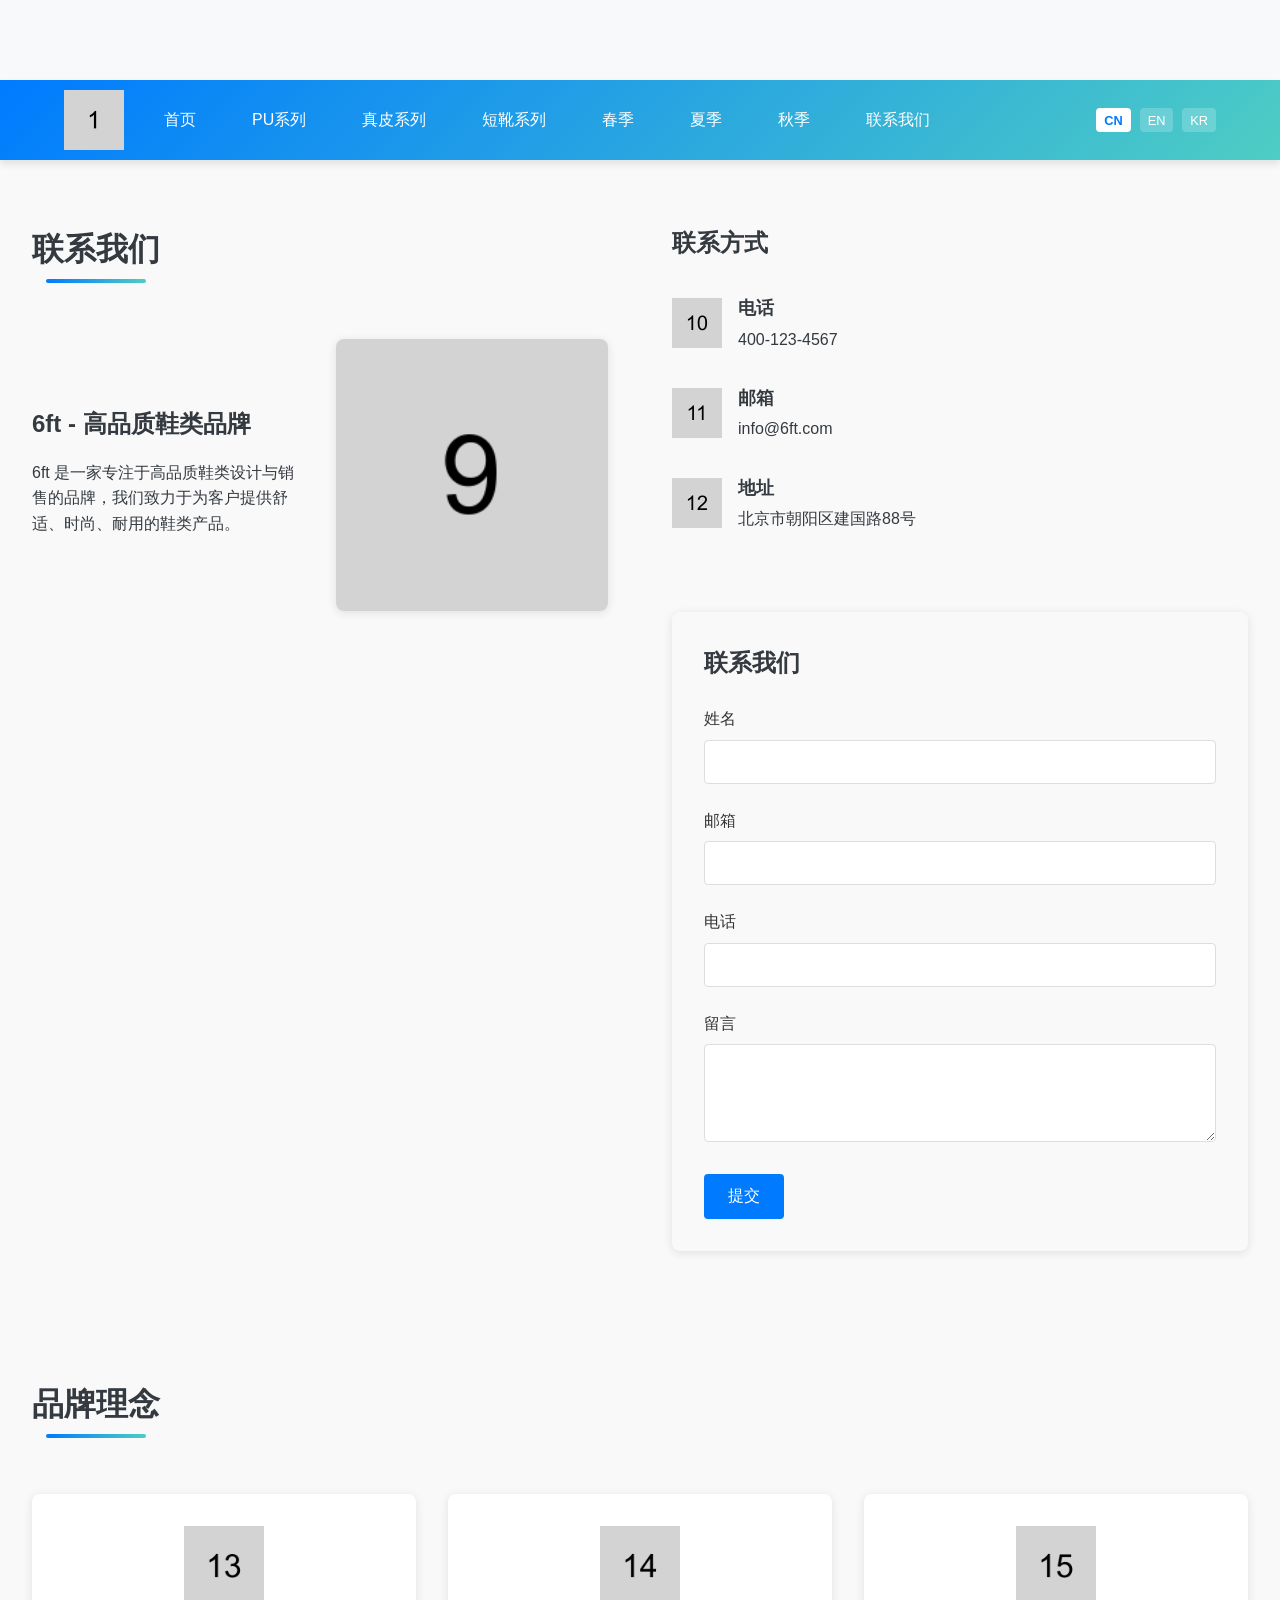
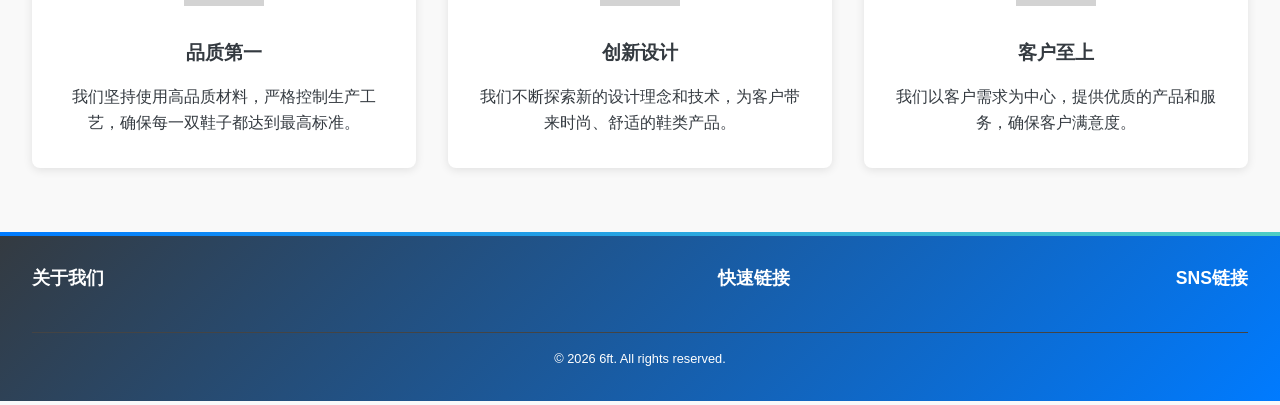
<file: about.html>
<!DOCTYPE html>
<html lang="zh-CN">
<head>
    <meta charset="UTF-8">
    <meta name="viewport" content="width=device-width, initial-scale=1.0">
    <title>联系我们 - 6ft</title>
    <link rel="stylesheet" href="./css/style.css">
</head>
<body>
    <!-- 导航栏 -->
    <nav class="navbar">
        <div class="container">
            <div class="logo">
                <img src="img1-50/1.png" alt="6ft Logo">
            </div>
            <ul class="nav-links" id="nav-links-container">
                <!-- 导航链接将通过JavaScript动态生成 -->
            </ul>
            <div class="language-switcher">
                <button class="language-btn" data-lang="zh" lang="zh">CN</button>
                <button class="language-btn" data-lang="en" lang="en">EN</button>
                <button class="language-btn" data-lang="ko" lang="ko">KR</button>
            </div>
        </div>
    </nav>

    <!-- 主内容区 -->
    <main>
        <!-- 联系我们 -->
        <section class="about-contact-container">
            <div class="container">
                <div class="about-contact-content">
                    <!-- 联系我们 -->
                    <div class="about-us-section">
                        <h2 id="contact-title" data-lang-key="contact_title">联系我们</h2>
                        <div class="about-content">
                            <div class="about-text">
                                <h3 id="brand-name" data-lang-key="brand_name">6ft - 高品质鞋类品牌</h3>
                                <p id="contact-description" data-lang-key="contact_description">6ft 是一家专注于高品质鞋类设计与销售的品牌，我们致力于为客户提供舒适、时尚、耐用的鞋类产品。</p>
                            </div>
                            <div class="about-image">
                                <img src="img1-50/9.png" alt="关于我们">
                            </div>
                        </div>
                    </div>
                    
                    <!-- 联系方式 -->
                    <div class="contact-section" id="contact">
                        <h2 data-lang-key="contact_section">联系方式</h2>
                        <div class="contact-content">
                            <div class="contact-info">
                                <div class="contact-item">
                                    <img src="img1-50/10.png" alt="电话">
                                    <div>
                                        <h4 data-lang-key="phone">电话</h4>
                                        <p id="contact-phone">400-123-4567</p>
                                    </div>
                                </div>
                                <div class="contact-item">
                                    <img src="img1-50/11.png" alt="邮箱">
                                    <div>
                                        <h4 data-lang-key="email">邮箱</h4>
                                        <p id="contact-email">info@6ft.com</p>
                                    </div>
                                </div>
                                <div class="contact-item">
                                    <img src="img1-50/12.png" alt="地址">
                                    <div>
                                        <h4 data-lang-key="address">地址</h4>
                                        <p id="contact-address">北京市朝阳区建国路88号</p>
                                    </div>
                                </div>
                            </div>
                            <div class="contact-form">
                                <h3 data-lang-key="contact_form_title">联系我们</h3>
                                <form id="contact-form">
                                    <div class="form-group">
                                        <label for="name" data-lang-key="name">姓名</label>
                                        <input type="text" id="name" name="name" required>
                                    </div>
                                    <div class="form-group">
                                        <label for="email" data-lang-key="email">邮箱</label>
                                        <input type="email" id="email" name="email" required>
                                    </div>
                                    <div class="form-group">
                                        <label for="phone" data-lang-key="phone">电话</label>
                                        <input type="tel" id="phone" name="phone" required>
                                    </div>
                                    <div class="form-group">
                                        <label for="message" data-lang-key="message">留言</label>
                                        <textarea id="message" name="message" rows="4" required></textarea>
                                    </div>
                                    <button type="submit" class="submit-btn" data-lang-key="submit">提交</button>
                                </form>
                            </div>
                        </div>
                    </div>
                </div>
            </div>
        </section>

        <!-- 品牌理念 -->
        <section class="brand-values">
            <div class="container">
                <h2 id="brand-values-title" data-lang-key="brand_values">品牌理念</h2>
                <div class="brand-values-content">
                    <div class="value-item">
                        <img src="img1-50/13.png" alt="品质">
                        <h3 id="value1-title" data-lang-key="value1_title">品质第一</h3>
                        <p id="value1-desc" data-lang-key="value1_desc">我们坚持使用高品质材料，严格控制生产工艺，确保每一双鞋子都达到最高标准。</p>
                    </div>
                    <div class="value-item">
                        <img src="img1-50/14.png" alt="创新">
                        <h3 id="value2-title" data-lang-key="value2_title">创新设计</h3>
                        <p id="value2-desc" data-lang-key="value2_desc">我们不断探索新的设计理念和技术，为客户带来时尚、舒适的鞋类产品。</p>
                    </div>
                    <div class="value-item">
                        <img src="img1-50/15.png" alt="客户至上">
                        <h3 id="value3-title" data-lang-key="value3_title">客户至上</h3>
                        <p id="value3-desc" data-lang-key="value3_desc">我们以客户需求为中心，提供优质的产品和服务，确保客户满意度。</p>
                    </div>
                </div>
            </div>
        </section>
    </main>

    <!-- 页脚 -->
    <footer>
        <div class="container">
            <div class="footer-content">
                <div class="footer-about" id="footerAbout">
                    <h3 id="footerAboutTitle" data-lang-key="about_us">关于我们</h3>
                    <p id="footerAboutText"></p>
                    <div class="footer-contact-info" id="footerContactInfo">
                        <div class="contact-item" id="footerEmailContainer" style="display: none;">
                            <span class="contact-label" data-lang-key="email">邮箱:</span>
                            <span id="footerEmail"></span>
                        </div>
                        <div class="contact-item" id="footerPhoneContainer" style="display: none;">
                            <span class="contact-label" data-lang-key="phone">电话:</span>
                            <span id="footerPhone"></span>
                        </div>
                        <div class="contact-item" id="footerAddressContainer" style="display: none;">
                            <span class="contact-label" data-lang-key="address">地址:</span>
                            <span id="footerAddress"></span>
                        </div>
                        <div class="contact-item" id="footerHoursContainer" style="display: none;">
                            <span class="contact-label" data-lang-key="business_hours">营业时间:</span>
                            <span id="footerBusinessHours"></span>
                        </div>
                    </div>
                </div>
                <div class="footer-links">
                    <h3 data-lang-key="quick_links">快速链接</h3>
                    <div class="quick-links-container" id="quickLinksContainer">
                        <div class="quick-links-column" id="quickLinksLeft"></div>
                        <div class="quick-links-column" id="quickLinksRight"></div>
                    </div>
                </div>
                <div class="footer-sns">
                    <h3 data-lang-key="sns_links">SNS链接</h3>
                    <div class="sns-icons" id="socialLinksContainer">
                        <!-- 社交媒体链接将通过JS动态加载 -->
                    </div>
                </div>
            </div>
            <div class="footer-bottom">
                <p>&copy; 2026 6ft. All rights reserved.</p>
            </div>
        </div>
    </footer>

    <script src="./js/script.js"></script>
    <script>
        document.addEventListener('DOMContentLoaded', async () => {
            if (typeof LanguageManager !== 'undefined') {
                LanguageManager.init();
            }
            
            try {
                productsData = await loadProductsData();
                if (typeof updateNavigation === 'function') {
                    updateNavigation(productsData);
                }
            } catch (e) {
                console.error('加载数据失败:', e);
            }
            
            loadContactInfo();
        });

        function loadContactInfo() {
            try {
                const saved = localStorage.getItem('websiteConfig_v2');
                if (saved) {
                    const config = JSON.parse(saved);
                    const contactInfo = config.contactInfo;
                    
                    if (contactInfo) {
                        if (contactInfo.title) {
                            const titleEl = document.getElementById('contact-title');
                            if (titleEl) titleEl.textContent = contactInfo.title;
                        }
                        if (contactInfo.description) {
                            const descEl = document.getElementById('contact-description');
                            if (descEl) descEl.innerHTML = contactInfo.description.replace(/\n/g, '<br>');
                        }
                        if (contactInfo.brandName) {
                            const brandNameEl = document.getElementById('brand-name');
                            if (brandNameEl) brandNameEl.textContent = contactInfo.brandName;
                        }
                        if (contactInfo.phone) {
                            const phoneEl = document.getElementById('contact-phone');
                            if (phoneEl) phoneEl.textContent = contactInfo.phone;
                        }
                        if (contactInfo.email) {
                            const emailEl = document.getElementById('contact-email');
                            if (emailEl) emailEl.textContent = contactInfo.email;
                        }
                        if (contactInfo.address) {
                            const addrEl = document.getElementById('contact-address');
                            if (addrEl) addrEl.textContent = contactInfo.address;
                        }
                        if (contactInfo.brandValuesTitle) {
                            const brandValuesTitleEl = document.getElementById('brand-values-title');
                            if (brandValuesTitleEl) brandValuesTitleEl.textContent = contactInfo.brandValuesTitle;
                        }
                        if (contactInfo.brandValues) {
                            if (contactInfo.brandValues.value1) {
                                const value1DescEl = document.getElementById('value1-desc');
                                if (value1DescEl) value1DescEl.textContent = contactInfo.brandValues.value1;
                            }
                            if (contactInfo.brandValues.value2) {
                                const value2DescEl = document.getElementById('value2-desc');
                                if (value2DescEl) value2DescEl.textContent = contactInfo.brandValues.value2;
                            }
                            if (contactInfo.brandValues.value3) {
                                const value3DescEl = document.getElementById('value3-desc');
                                if (value3DescEl) value3DescEl.textContent = contactInfo.brandValues.value3;
                            }
                        }
                    }
                }
            } catch (e) {
                console.error('加载联系信息失败:', e);
            }
        }
    </script>
</body>
</html>
</file>
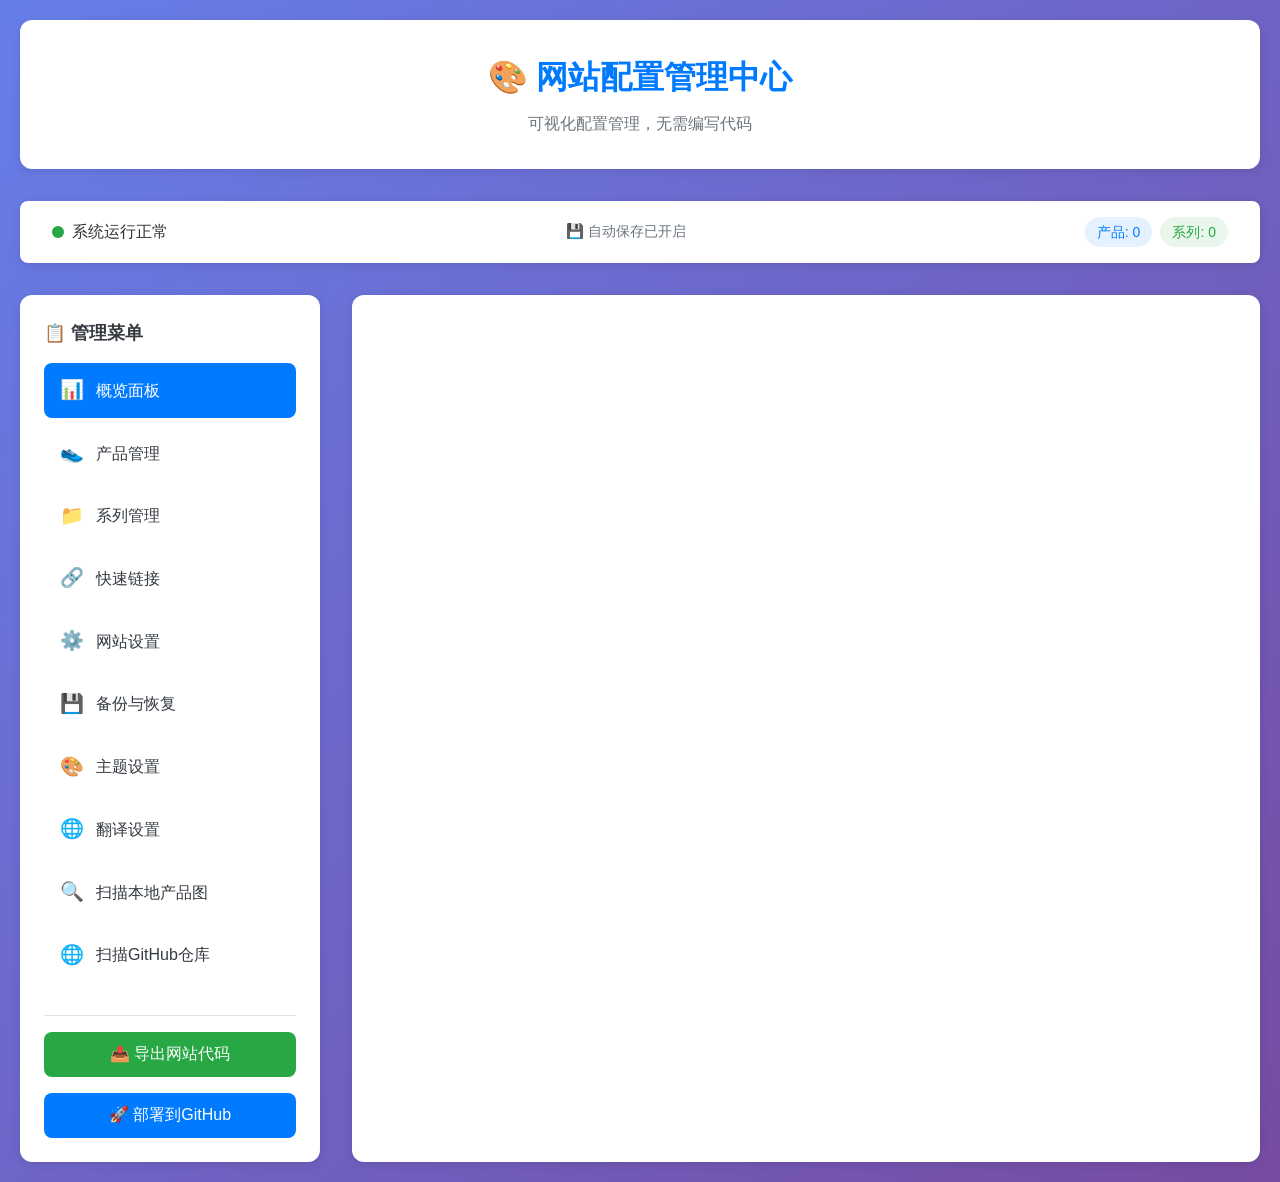
<file: config.html>
<!DOCTYPE html>
<html lang="zh-CN">
<head>
    <meta charset="UTF-8">
    <meta name="viewport" content="width=device-width, initial-scale=1.0">
    <title>网站配置管理 - 6FT产品展示</title>
    <style>
        * {
            margin: 0;
            padding: 0;
            box-sizing: border-box;
        }

        :root {
            --primary-color: #007bff;
            --primary-hover: #0056b3;
            --secondary-color: #6c757d;
            --success-color: #28a745;
            --danger-color: #dc3545;
            --warning-color: #ffc107;
            --info-color: #17a2b8;
            --light-bg: #f8f9fa;
            --dark-text: #343a40;
            --border-color: #dee2e6;
            --shadow: 0 2px 10px rgba(0,0,0,0.1);
            --shadow-hover: 0 4px 20px rgba(0,0,0,0.15);
        }

        body {
            font-family: 'Segoe UI', Tahoma, Geneva, Verdana, sans-serif;
            line-height: 1.6;
            color: #333;
            background: linear-gradient(135deg, #667eea 0%, #764ba2 100%);
            min-height: 100vh;
            padding: 20px;
        }

        .container {
            max-width: 1400px;
            margin: 0 auto;
        }

        /* 头部样式 */
        .header {
            background: white;
            border-radius: 12px;
            padding: 2rem;
            margin-bottom: 2rem;
            box-shadow: var(--shadow);
            text-align: center;
        }

        .header h1 {
            color: var(--primary-color);
            margin-bottom: 0.5rem;
            font-size: 2rem;
        }

        .header p {
            color: var(--secondary-color);
        }

        /* 状态栏 */
        .status-bar {
            display: flex;
            justify-content: space-between;
            align-items: center;
            background: white;
            padding: 1rem 2rem;
            border-radius: 8px;
            margin-bottom: 2rem;
            box-shadow: var(--shadow);
            flex-wrap: wrap;
            gap: 1rem;
        }
        
        /* 语言切换器样式 */


        .status-item {
            display: flex;
            align-items: center;
            gap: 0.5rem;
        }

        .status-indicator {
            width: 12px;
            height: 12px;
            border-radius: 50%;
            background: var(--success-color);
            animation: pulse 2s infinite;
        }

        @keyframes pulse {
            0%, 100% { opacity: 1; }
            50% { opacity: 0.5; }
        }

        .auto-save-status {
            font-size: 0.9rem;
            color: var(--secondary-color);
        }

        /* 主布局 */
        .main-layout {
            display: grid;
            grid-template-columns: 300px 1fr;
            gap: 2rem;
        }

        @media (max-width: 1024px) {
            .main-layout {
                grid-template-columns: 1fr;
            }
        }

        /* 侧边栏 */
        .sidebar {
            background: white;
            border-radius: 12px;
            padding: 1.5rem;
            box-shadow: var(--shadow);
            height: fit-content;
        }

        .sidebar h3 {
            margin-bottom: 1rem;
            color: var(--dark-text);
            font-size: 1.1rem;
        }

        .nav-menu {
            list-style: none;
        }

        .nav-item {
            margin-bottom: 0.5rem;
        }

        .nav-link {
            display: flex;
            align-items: center;
            gap: 0.75rem;
            padding: 0.75rem 1rem;
            border-radius: 8px;
            cursor: pointer;
            transition: all 0.3s ease;
            color: var(--dark-text);
            text-decoration: none;
        }

        .nav-link:hover, .nav-link.active {
            background: var(--primary-color);
            color: white;
        }

        .nav-link .icon {
            font-size: 1.2rem;
        }

        /* 内容区域 */
        .content-area {
            background: white;
            border-radius: 12px;
            padding: 2rem;
            box-shadow: var(--shadow);
            min-height: 600px;
        }

        .section-title {
            font-size: 1.5rem;
            color: var(--dark-text);
            margin-bottom: 1.5rem;
            padding-bottom: 0.75rem;
            border-bottom: 3px solid var(--primary-color);
        }

        /* 按钮样式 */
        .btn {
            display: inline-flex;
            align-items: center;
            justify-content: center;
            gap: 0.5rem;
            padding: 0.75rem 1.5rem;
            border: none;
            border-radius: 8px;
            cursor: pointer;
            font-size: 1rem;
            font-weight: 500;
            transition: all 0.3s ease;
        }

        .btn-primary {
            background: var(--primary-color);
            color: white;
        }

        .btn-primary:hover {
            background: var(--primary-hover);
            transform: translateY(-2px);
            box-shadow: var(--shadow-hover);
        }

        .btn-secondary {
            background: var(--secondary-color);
            color: white;
        }

        .btn-secondary:hover {
            background: #5a6268;
        }

        .btn-success {
            background: var(--success-color);
            color: white;
        }

        .btn-success:hover {
            background: #218838;
        }

        .btn-danger {
            background: var(--danger-color);
            color: white;
        }

        .btn-danger:hover {
            background: #c82333;
        }

        .btn-warning {
            background: var(--warning-color);
            color: #212529;
        }

        .btn-sm {
            padding: 0.5rem 1rem;
            font-size: 0.875rem;
        }

        .btn-group {
            display: flex;
            gap: 0.75rem;
            flex-wrap: wrap;
            margin-bottom: 1.5rem;
        }

        /* 表单样式 */
        .form-group {
            margin-bottom: 1.5rem;
        }

        .form-label {
            display: block;
            margin-bottom: 0.5rem;
            font-weight: 600;
            color: var(--dark-text);
        }

        .form-input, .form-textarea, .form-select {
            width: 100%;
            padding: 0.875rem;
            border: 2px solid var(--border-color);
            border-radius: 8px;
            font-size: 1rem;
            transition: all 0.3s ease;
        }

        .form-input:focus, .form-textarea:focus, .form-select:focus {
            outline: none;
            border-color: var(--primary-color);
            box-shadow: 0 0 0 3px rgba(0,123,255,0.1);
        }

        .form-textarea {
            resize: vertical;
            min-height: 100px;
        }

        /* 卡片样式 */
        .card {
            background: var(--light-bg);
            border-radius: 12px;
            padding: 1.5rem;
            margin-bottom: 1.5rem;
            border-left: 4px solid var(--primary-color);
            transition: all 0.3s ease;
        }

        .card:hover {
            box-shadow: var(--shadow);
        }

        .card-header {
            display: flex;
            justify-content: space-between;
            align-items: center;
            margin-bottom: 1rem;
        }

        .card-title {
            font-size: 1.25rem;
            color: var(--dark-text);
        }

        .card-actions {
            display: flex;
            gap: 0.5rem;
        }

        /* 产品卡片 */
        .product-card {
            background: white;
            border-radius: 8px;
            padding: 1.25rem;
            margin-bottom: 1rem;
            border: 2px solid var(--border-color);
            transition: all 0.3s ease;
        }

        .product-card:hover {
            border-color: var(--primary-color);
            box-shadow: var(--shadow);
        }

        .product-header {
            display: flex;
            justify-content: space-between;
            align-items: center;
            margin-bottom: 1rem;
        }

        .product-name {
            font-size: 1.1rem;
            font-weight: 600;
            color: var(--dark-text);
        }

        /* 图片管理 */
        .image-gallery {
            display: grid;
            grid-template-columns: repeat(auto-fill, minmax(120px, 1fr));
            gap: 1rem;
            margin: 1rem 0;
        }

        .image-item {
            position: relative;
            border-radius: 8px;
            overflow: hidden;
            aspect-ratio: 1;
            background: var(--light-bg);
        }

        .image-item img {
            width: 100%;
            height: 100%;
            object-fit: cover;
        }

        .image-item .delete-btn {
            position: absolute;
            top: 5px;
            right: 5px;
            width: 28px;
            height: 28px;
            border-radius: 50%;
            background: var(--danger-color);
            color: white;
            border: none;
            cursor: pointer;
            display: flex;
            align-items: center;
            justify-content: center;
            font-size: 1rem;
            opacity: 0;
            transition: opacity 0.3s ease;
        }

        .image-item:hover .delete-btn {
            opacity: 1;
        }

        .image-upload-area {
            border: 3px dashed var(--border-color);
            border-radius: 12px;
            padding: 2rem;
            text-align: center;
            cursor: pointer;
            transition: all 0.3s ease;
            background: var(--light-bg);
        }

        .image-upload-area:hover {
            border-color: var(--primary-color);
            background: rgba(0,123,255,0.05);
        }

        .image-upload-area.dragover {
            border-color: var(--success-color);
            background: rgba(40,167,69,0.1);
        }

        .upload-icon {
            font-size: 3rem;
            color: var(--secondary-color);
            margin-bottom: 1rem;
        }

        /* 提示消息 */
        .toast-container {
            position: fixed;
            top: 20px;
            right: 20px;
            z-index: 1000;
        }

        .toast {
            background: white;
            border-radius: 8px;
            padding: 1rem 1.5rem;
            margin-bottom: 1rem;
            box-shadow: var(--shadow-hover);
            display: flex;
            align-items: center;
            gap: 0.75rem;
            animation: slideIn 0.3s ease;
            min-width: 300px;
        }

        @keyframes slideIn {
            from {
                transform: translateX(100%);
                opacity: 0;
            }
            to {
                transform: translateX(0);
                opacity: 1;
            }
        }

        .toast.success {
            border-left: 4px solid var(--success-color);
        }

        .toast.error {
            border-left: 4px solid var(--danger-color);
        }

        .toast.warning {
            border-left: 4px solid var(--warning-color);
        }

        .toast.info {
            border-left: 4px solid var(--info-color);
        }

        /* 模态框 */
        .modal-overlay {
            position: fixed;
            top: 0;
            left: 0;
            right: 0;
            bottom: 0;
            background: rgba(0,0,0,0.5);
            display: flex;
            align-items: center;
            justify-content: center;
            z-index: 2000;
            opacity: 0;
            visibility: hidden;
            transition: all 0.3s ease;
        }

        .modal-overlay.show {
            opacity: 1;
            visibility: visible;
        }

        .modal-content {
            background: white;
            border-radius: 12px;
            padding: 2rem;
            max-width: 600px;
            width: 90%;
            max-height: 80vh;
            overflow-y: auto;
            transform: scale(0.9);
            transition: transform 0.3s ease;
        }

        .modal-overlay.show .modal-content {
            transform: scale(1);
        }

        .modal-header {
            display: flex;
            justify-content: space-between;
            align-items: center;
            margin-bottom: 1.5rem;
        }

        .modal-title {
            font-size: 1.5rem;
            color: var(--dark-text);
        }

        .modal-close {
            background: none;
            border: none;
            font-size: 1.5rem;
            cursor: pointer;
            color: var(--secondary-color);
        }

        /* 步骤向导 */
        .wizard {
            display: flex;
            justify-content: space-between;
            margin-bottom: 2rem;
        }

        .wizard-step {
            flex: 1;
            text-align: center;
            position: relative;
        }

        .wizard-step::after {
            content: '';
            position: absolute;
            top: 20px;
            left: 50%;
            width: 100%;
            height: 2px;
            background: var(--border-color);
            z-index: -1;
        }

        .wizard-step:last-child::after {
            display: none;
        }

        .wizard-step.active .step-number {
            background: var(--primary-color);
            color: white;
        }

        .wizard-step.completed .step-number {
            background: var(--success-color);
            color: white;
        }

        .step-number {
            width: 40px;
            height: 40px;
            border-radius: 50%;
            background: var(--light-bg);
            display: flex;
            align-items: center;
            justify-content: center;
            margin: 0 auto 0.5rem;
            font-weight: 600;
            border: 2px solid var(--border-color);
        }

        .step-label {
            font-size: 0.875rem;
            color: var(--secondary-color);
        }

        /* 空状态 */
        .empty-state {
            text-align: center;
            padding: 3rem;
            color: var(--secondary-color);
        }

        .empty-state-icon {
            font-size: 4rem;
            margin-bottom: 1rem;
        }

        .empty-state-title {
            font-size: 1.25rem;
            margin-bottom: 0.5rem;
            color: var(--dark-text);
        }

        /* 响应式 */
        @media (max-width: 768px) {
            body {
                padding: 10px;
            }

            .header h1 {
                font-size: 1.5rem;
            }

            .btn-group {
                flex-direction: column;
            }

            .btn {
                width: 100%;
            }

            .card-header {
                flex-direction: column;
                gap: 1rem;
                align-items: flex-start;
            }

            .image-gallery {
                grid-template-columns: repeat(3, 1fr);
            }
        }

        /* 加载动画 */
        .loading {
            display: inline-block;
            width: 20px;
            height: 20px;
            border: 3px solid rgba(255,255,255,.3);
            border-radius: 50%;
            border-top-color: white;
            animation: spin 1s ease-in-out infinite;
        }

        @keyframes spin {
            to { transform: rotate(360deg); }
        }

        /* 隐藏 */
        .hidden {
            display: none !important;
        }

        /* 标签 */
        .badge {
            display: inline-block;
            padding: 0.25rem 0.75rem;
            border-radius: 20px;
            font-size: 0.875rem;
            font-weight: 500;
        }

        .badge-primary {
            background: rgba(0,123,255,0.1);
            color: var(--primary-color);
        }

        .badge-success {
            background: rgba(40,167,69,0.1);
            color: var(--success-color);
        }
    </style>
</head>
<body>
    <div class="container">
        <!-- 头部 -->
        <div class="header">
            <h1>🎨 网站配置管理中心</h1>
            <p>可视化配置管理，无需编写代码</p>
        </div>

        <!-- 状态栏 -->
        <div class="status-bar">
            <div class="status-item">
                <div class="status-indicator"></div>
                <span>系统运行正常</span>
            </div>

            <div class="auto-save-status" id="autoSaveStatus">
                💾 自动保存已开启
            </div>
            <div class="status-item">
                <span class="badge badge-primary" id="productCount">产品: 0</span>
                <span class="badge badge-success" id="seriesCount">系列: 0</span>
            </div>
        </div>

        <!-- 主布局 -->
        <div class="main-layout">
            <!-- 侧边栏 -->
            <aside class="sidebar">
                <h3>📋 管理菜单</h3>
                <ul class="nav-menu">
                    <li class="nav-item">
                        <a class="nav-link active" data-section="dashboard">
                            <span class="icon">📊</span>
                            <span>概览面板</span>
                        </a>
                    </li>
                    <li class="nav-item">
                        <a class="nav-link" data-section="products">
                            <span class="icon">👟</span>
                            <span>产品管理</span>
                        </a>
                    </li>
                    <li class="nav-item">
                        <a class="nav-link" data-section="series">
                            <span class="icon">📁</span>
                            <span>系列管理</span>
                        </a>
                    </li>
                    <li class="nav-item">
                        <a class="nav-link" data-section="quicklinks">
                            <span class="icon">🔗</span>
                            <span>快速链接</span>
                        </a>
                    </li>
                    <li class="nav-item">
                        <a class="nav-link" data-section="settings">
                            <span class="icon">⚙️</span>
                            <span>网站设置</span>
                        </a>
                    </li>
                    <li class="nav-item">
                        <a class="nav-link" data-section="backup">
                            <span class="icon">💾</span>
                            <span>备份与恢复</span>
                        </a>
                    </li>
                    <li class="nav-item">
                        <a class="nav-link" onclick="ConfigApp.showThemeSettings()">
                            <span class="icon">🎨</span>
                            <span>主题设置</span>
                        </a>
                    </li>
                    <li class="nav-item">
                        <a class="nav-link" onclick="ConfigApp.showTranslationSettings()">
                            <span class="icon">🌐</span>
                            <span>翻译设置</span>
                        </a>
                    </li>
                    <li class="nav-item">
                        <a class="nav-link" onclick="ConfigApp.scanProductImages()">
                            <span class="icon">🔍</span>
                            <span>扫描本地产品图</span>
                        </a>
                    </li>
                    <li class="nav-item">
                        <a class="nav-link" onclick="ConfigApp.scanGitHubRepo()">
                            <span class="icon">🌐</span>
                            <span>扫描GitHub仓库</span>
                        </a>
                    </li>
                </ul>

                <div style="margin-top: 2rem; padding-top: 1rem; border-top: 1px solid var(--border-color);">
                    <button class="btn btn-success" style="width: 100%; margin-bottom: 1rem;" onclick="ConfigApp.exportWebsite()">
                        📤 导出网站代码
                    </button>
                    <button class="btn btn-primary" style="width: 100%;" onclick="ConfigApp.deployToGitHub()">
                        🚀 部署到GitHub
                    </button>
                </div>
            </aside>

            <!-- 内容区域 -->
            <main class="content-area" id="contentArea">
                <!-- 内容将通过JavaScript动态加载 -->
            </main>
        </div>
    </div>

    <!-- 提示消息容器 -->
    <div class="toast-container" id="toastContainer"></div>

    <!-- 模态框 -->
    <div class="modal-overlay" id="modalOverlay">
        <div class="modal-content" id="modalContent">
            <!-- 模态框内容将通过JavaScript动态加载 -->
        </div>
    </div>

    <script>
        /**
         * ==========================================
         * 配置管理系统 - 模块化架构
         * ==========================================
         */

        // ==========================================
        // 翻译管理模块 (TranslationManager)
        // 注意：这里使用与script.js中相同的TranslationManager
        // 为了避免重复代码，建议在实际项目中使用模块化方式引入
        // ==========================================
        const TranslationManager = {
            // 支持的语言
            supportedLanguages: ['zh', 'en', 'ko'],
            
            // 内置翻译词典
            builtInDictionary: {
                // 系列名称
                '乐福系列': { zh: '乐福系列', en: 'Loafer Series', ko: '로퍼 시리즈' },
                '正装系列': { zh: '正装系列', en: 'Formal Series', ko: '정장 시리즈' },
                '休闲系列': { zh: '休闲系列', en: 'Casual Series', ko: '캐주얼 시리즈' },
                '运动系列': { zh: '运动系列', en: 'Sports Series', ko: '스포츠 시리즈' },
                '商务系列': { zh: '商务系列', en: 'Business Series', ko: '비즈니스 시리즈' },
                '时尚系列': { zh: '时尚系列', en: 'Fashion Series', ko: '패션 시리즈' },
                '儿童系列': { zh: '儿童系列', en: 'Kids Series', ko: '키즈 시리즈' },
                '女鞋系列': { zh: '女鞋系列', en: "Women's Series", ko: '여성 시리즈' },
                '男鞋系列': { zh: '男鞋系列', en: "Men's Series", ko: '남성 시리즈' },
                '新款': { zh: '新款', en: 'New Arrivals', ko: '신상품' },
                '热销款': { zh: '热销款', en: 'Best Sellers', ko: '베스트셀러' },
                '经典款': { zh: '经典款', en: 'Classic', ko: '클식' },
                '限量款': { zh: '限量款', en: 'Limited Edition', ko: '한정판' },
                'PU系列': { zh: 'PU系列', en: 'PU Series', ko: 'PU 시리즈' },
                '短靴系列': { zh: '短靴系列', en: 'Ankle Boots Series', ko: '앵클 부츠 시리즈' },
                '长靴系列': { zh: '长靴系列', en: 'Long Boots Series', ko: '롱 부츠 시리즈' },
                '凉鞋系列': { zh: '凉鞋系列', en: 'Sandals Series', ko: '샌들 시리즈' },
                '拖鞋系列': { zh: '拖鞋系列', en: 'Slippers Series', ko: '슬리퍼 시리즈' },
                '真皮系列': { zh: '真皮系列', en: 'Genuine Leather Series', ko: '천연 가죽 시리즈' },
                '高跟鞋系列': { zh: '高跟鞋系列', en: 'High Heels Series', ko: '하이힐 시리즈' },
                '测试': { zh: '测试', en: 'Test', ko: '테스트' },
                
                // 材质名称
                'PU': { zh: 'PU', en: 'PU', ko: 'PU' },
                '牛皮': { zh: '牛皮', en: 'Cowhide', ko: '소가죽' },
                '发泡': { zh: '发泡', en: 'Foam', ko: '폼' },
                '织物': { zh: '织物', en: 'Fabric', ko: '직물' },
                '橡胶': { zh: '橡胶', en: 'Rubber', ko: '고무' },
                '真皮': { zh: '真皮', en: 'Genuine Leather', ko: '천연 가죽' },
                '人造革': { zh: '人造革', en: 'Synthetic Leather', ko: '인조 가죽' },
                '帆布': { zh: '帆布', en: 'Canvas', ko: '캔버스' },
                '网布': { zh: '网布', en: 'Mesh', ko: '메쉬' },
                'EVA': { zh: 'EVA', en: 'EVA', ko: 'EVA' },
                'TPR': { zh: 'TPR', en: 'TPR', ko: 'TPR' },
                
                // 通用词汇
                '是': { zh: '是', en: 'Yes', ko: '예' },
                '否': { zh: '否', en: 'No', ko: '아니오' },
                '无': { zh: '无', en: 'None', ko: '없음' },
                '面议': { zh: '面议', en: 'Negotiable', ko: '협상 가능' },
                
                // 产品信息
                '鞋面材质': { zh: '鞋面材质', en: 'Upper Material', ko: '어퍼 소재' },
                '内里材质': { zh: '内里材质', en: 'Lining Material', ko: '라이닝 소재' },
                '鞋底材质': { zh: '鞋底材质', en: 'Sole Material', ko: '솔 소재' },
                '产品材质': { zh: '产品材质', en: 'Product Materials', ko: '제품 소재' },
                '产品信息': { zh: '产品信息', en: 'Product Information', ko: '제품 정보' },
                '是否支持定制': { zh: '是否支持定制', en: 'Customizable', ko: '맞춤 제작 가능' },
                '起订量要求': { zh: '起订量要求', en: 'Minimum Order', ko: '최소 주문량' },
                '单价': { zh: '单价', en: 'Unit Price', ko: '단가' }
            },
            
            // 缓存管理
            cache: {
                dictionary: null,
                timestamp: 0,
                // 缓存有效期（毫秒）
                expiration: 10 * 60 * 1000,
                // 翻译结果缓存
                translationCache: new Map(),
                // 翻译缓存大小限制
                maxCacheSize: 1000
            },
            
            // 获取合并后的词典
            getDictionary() {
                // 检查缓存是否有效
                const now = Date.now();
                if (this.cache.dictionary && (now - this.cache.timestamp) < this.cache.expiration) {
                    return this.cache.dictionary;
                }
                
                // 从配置中加载词典
                let configDictionary = {};
                try {
                    const savedConfig = localStorage.getItem('websiteConfig_v2');
                    if (savedConfig) {
                        const config = JSON.parse(savedConfig);
                        configDictionary = config.translationDictionary || {};
                    }
                } catch (e) {
                    console.error('加载翻译词典失败:', e);
                }
                
                // 如果配置词典为空，将内置词典复制到配置词典
                if (Object.keys(configDictionary).length === 0) {
                    this.initializeDictionary();
                    // 重新加载配置词典
                    try {
                        const savedConfig = localStorage.getItem('websiteConfig_v2');
                        if (savedConfig) {
                            const config = JSON.parse(savedConfig);
                            configDictionary = config.translationDictionary || {};
                        }
                    } catch (e) {
                        console.error('重新加载翻译词典失败:', e);
                    }
                }
                
                // 更新缓存
                this.cache.dictionary = configDictionary;
                this.cache.timestamp = now;
                
                return configDictionary;
            },
            
            // 初始化词典，将内置词典复制到配置词典
            initializeDictionary() {
                try {
                    const savedConfig = localStorage.getItem('websiteConfig_v2');
                    let config = savedConfig ? JSON.parse(savedConfig) : {};
                    
                    if (!config.translationDictionary || Object.keys(config.translationDictionary).length === 0) {
                        // 将内置词典复制到配置词典
                        config.translationDictionary = { ...this.builtInDictionary };
                        localStorage.setItem('websiteConfig_v2', JSON.stringify(config));
                        console.log('词典初始化完成，内置词典已复制到配置词典');
                    }
                } catch (e) {
                    console.error('初始化词典失败:', e);
                }
            },
            
            // 清除缓存
            clearCache() {
                this.cache.dictionary = null;
                this.cache.timestamp = 0;
                this.cache.translationCache.clear();
            },
            
            // 检查浏览器是否支持内置翻译
            isBrowserTranslationAvailable() {
                return typeof window !== 'undefined' && typeof window.navigator !== 'undefined' && typeof window.navigator.language !== 'undefined';
            },
            
            // 使用浏览器内置翻译
            async translateWithBrowser(text, targetLang) {
                if (!this.isBrowserTranslationAvailable()) {
                    throw new Error('浏览器不支持内置翻译');
                }
                
                // 检查用户是否已同意使用浏览器翻译
                const useBrowserTranslation = localStorage.getItem('useBrowserTranslation') === 'true';
                if (!useBrowserTranslation) {
                    // 询问用户是否使用浏览器翻译
                    const userAgreed = confirm('API翻译失败，是否使用浏览器内置翻译？');
                    if (!userAgreed) {
                        throw new Error('用户拒绝使用浏览器翻译');
                    }
                    // 保存用户选择
                    localStorage.setItem('useBrowserTranslation', 'true');
                }
                
                // 模拟浏览器翻译（实际项目中可以使用更复杂的实现）
                // 这里使用简单的规则作为示例
                if (targetLang === 'en' && text.includes('系列')) {
                    return text.replace('系列', ' Series');
                } else if (targetLang === 'ko' && text.includes('系列')) {
                    return text.replace('系列', ' 시리즈');
                }
                
                // 对于其他情况，返回原文
                return text;
            },
            
            // 翻译单个文本到指定语言
            async translateText(text, targetLang, sourceLang = 'auto') {
                // 生成缓存键
                const cacheKey = `${text}_${targetLang}`;
                
                // 检查翻译结果缓存
                if (this.cache.translationCache.has(cacheKey)) {
                    return this.cache.translationCache.get(cacheKey);
                }
                
                // 获取合并后的词典
                const translations = this.getDictionary();
                
                // 如果文本在词典中，返回对应的翻译
                let translatedText;
                if (translations[text] && translations[text][targetLang]) {
                    translatedText = translations[text][targetLang];
                } else {
                    // 尝试使用配置的API进行翻译
                    try {
                        translatedText = await this.translateWithAPI(text, targetLang, sourceLang);
                    } catch (error) {
                        console.error('API翻译失败:', error);
                        
                        // 尝试使用浏览器内置翻译
                        try {
                            translatedText = await this.translateWithBrowser(text, targetLang);
                        } catch (browserError) {
                            console.error('浏览器翻译失败:', browserError);
                            // 如果所有翻译方法都失败，使用简单的规则进行翻译
                            translatedText = text;
                            
                            // 对于系列名称，添加 "Series" 后缀
                            if (targetLang === 'en' && text.includes('系列')) {
                                translatedText = text.replace('系列', ' Series');
                            } else if (targetLang === 'ko' && text.includes('系列')) {
                                translatedText = text.replace('系列', ' 시리즈');
                            }
                        }
                    }
                    
                    // 自动添加到词典
                    if (translatedText !== text) {
                        const fullTranslations = {
                            zh: text,
                            en: targetLang === 'en' ? translatedText : text,
                            ko: targetLang === 'ko' ? translatedText : text
                        };
                        this.addToDictionary(text, fullTranslations);
                    }
                }
                
                // 缓存翻译结果
                this._cacheTranslationResult(cacheKey, translatedText);
                
                return translatedText;
            },
            
            // 使用API进行翻译
            async translateWithAPI(text, targetLang, sourceLang = 'auto') {
                // 获取翻译设置
                let translationSettings = {};
                try {
                    const savedConfig = localStorage.getItem('websiteConfig_v2');
                    if (savedConfig) {
                        const config = JSON.parse(savedConfig);
                        translationSettings = config.translationSettings || {};
                    }
                } catch (e) {
                    console.error('加载翻译设置失败:', e);
                }
                
                const { api, apiKey, apiUrl } = translationSettings;
                
                if (!api || api === 'none' || !apiKey) {
                    throw new Error('未配置翻译API或API密钥');
                }
                
                // 检查API限制
                // 百度翻译API可能只支持中文到英文的翻译
                if (api === 'baidu') {
                    // 只尝试中文到英文的翻译
                    if (sourceLang === 'zh' && targetLang === 'en') {
                        return await this.translateWithBaiduAPI(text, targetLang, sourceLang, apiKey, apiUrl);
                    } else {
                        throw new Error('百度翻译API只支持中文到英文的翻译');
                    }
                }
                
                switch (api) {
                    case 'google':
                        return await this.translateWithGoogleAPI(text, targetLang, sourceLang, apiKey, apiUrl);
                    case 'baidu':
                        return await this.translateWithBaiduAPI(text, targetLang, sourceLang, apiKey, apiUrl);
                    default:
                        throw new Error('不支持的API类型');
                }
            },
            
            // 使用Google Translate API进行翻译
            async translateWithGoogleAPI(text, targetLang, sourceLang, apiKey, apiUrl) {
                const url = apiUrl || 'https://translation.googleapis.com/language/translate/v2';
                
                const response = await fetch(`${url}?key=${apiKey}`, {
                    method: 'POST',
                    headers: {
                        'Content-Type': 'application/json'
                    },
                    body: JSON.stringify({
                        q: text,
                        source: sourceLang === 'auto' ? 'zh' : sourceLang,
                        target: targetLang,
                        format: 'text'
                    })
                });
                
                if (!response.ok) {
                    throw new Error(`Google Translate API error: ${response.status}`);
                }
                
                const data = await response.json();
                return data.data.translations[0].translatedText;
            },
            
            // 使用百度翻译API进行翻译
            async translateWithBaiduAPI(text, targetLang, sourceLang, apiKey, apiUrl) {
                // 百度翻译API需要appid和密钥，这里假设apiKey包含appid和密钥，格式为"appid:secret"
                const [appid, secret] = apiKey.split(':');
                if (!appid || !secret) {
                    throw new Error('百度翻译API密钥格式错误，应为"appid:secret"');
                }
                
                const url = apiUrl || 'https://fanyi-api.baidu.com/api/trans/vip/translate';
                const salt = Math.floor(Math.random() * 1000000000);
                const sign = this.md5(`${appid}${text}${salt}${secret}`);
                
                const response = await fetch(`${url}?q=${encodeURIComponent(text)}&from=${sourceLang === 'auto' ? 'zh' : sourceLang}&to=${targetLang}&appid=${appid}&salt=${salt}&sign=${sign}`);
                
                if (!response.ok) {
                    throw new Error(`百度翻译API error: ${response.status}`);
                }
                
                const data = await response.json();
                if (data.error_code) {
                    throw new Error(`百度翻译API error: ${data.error_msg}`);
                }
                
                return data.trans_result[0].dst;
            },
            
            // MD5加密函数（用于百度翻译API签名）
            md5(str) {
                // 简化的MD5实现，实际项目中应使用更完整的实现
                let hash = 0;
                for (let i = 0; i < str.length; i++) {
                    const char = str.charCodeAt(i);
                    hash = ((hash << 5) - hash) + char;
                    hash = hash & hash;
                }
                return hash.toString(16);
            },
            
            // 缓存翻译结果
            _cacheTranslationResult(key, value) {
                // 检查缓存大小
                if (this.cache.translationCache.size >= this.cache.maxCacheSize) {
                    // 删除最旧的缓存项
                    const firstKey = this.cache.translationCache.keys().next().value;
                    this.cache.translationCache.delete(firstKey);
                }
                
                // 添加到缓存
                this.cache.translationCache.set(key, value);
            },
            
            // 自动翻译所有内容
            async autoTranslateContent(content, sourceLang = 'zh') {
                const translations = {};
                
                for (const lang of this.supportedLanguages) {
                    if (lang !== sourceLang) {
                        translations[lang] = await this.translateText(content, lang, sourceLang);
                    } else {
                        translations[lang] = content;
                    }
                }
                
                // 自动添加到词典
                this.addToDictionary(content, translations);
                
                return translations;
            },
            
            // 添加到翻译词典
            addToDictionary(text, translations) {
                try {
                    const savedConfig = localStorage.getItem('websiteConfig_v2');
                    let config = savedConfig ? JSON.parse(savedConfig) : {};
                    
                    if (!config.translationDictionary) {
                        config.translationDictionary = {};
                    }
                    
                    // 总是更新词典中的词条，支持AI翻译更新
                    config.translationDictionary[text] = translations;
                    localStorage.setItem('websiteConfig_v2', JSON.stringify(config));
                    
                    // 清除缓存，确保下次获取最新词典
                    this.clearCache();
                } catch (e) {
                    console.error('添加到翻译词典失败:', e);
                }
            }
        };

        // ==========================================
        // 1. 数据管理模块 (DataManager)
        // ==========================================
        const DataManager = {
            // 默认配置 - 初始为空，通过扫描产品图文件夹动态生成
            defaultConfig: {
                siteTitle: "6FT",
                siteDescription: "高品质鞋类产品展示",
                theme: "retro",
                contactInfo: {
                    title: "联系我们",
                    description: "6ft 是一家专注于高品质鞋类设计与销售的品牌，我们致力于为客户提供舒适、时尚、耐用的鞋类产品。",
                    phone: "400-123-4567",
                    email: "info@6ft.com",
                    address: "北京市朝阳区建国路88号"
                },
                quickLinks: {
                    leftColumn: [
                        { id: 'pu', name: 'PU系列', url: 'index.html#pu' },
                        { id: 'leather', name: '真皮系列', url: 'index.html#leather' },
                        { id: 'boots', name: '短靴系列', url: 'index.html#boots' }
                    ],
                    rightColumn: [
                        { id: 'loafer', name: '乐福系列', url: 'index.html#loafer' },
                        { id: 'new', name: '新款', url: 'index.html#new' },
                        { id: 'contact', name: '联系我们', url: 'about.html' }
                    ]
                },
                footerInfo: {
                    aboutTitle: "关于我们",
                    aboutText: "6ft 是一家专注于高品质鞋类设计与销售的品牌，我们致力于为客户提供舒适、时尚、耐用的鞋类产品。",
                    email: "info@6ft.com",
                    phone: "400-123-4567",
                    address: "北京市朝阳区建国路88号",
                    businessHours: "周一至周五 9:00-18:00",
                    socialLinks: [
                        { name: "Instagram", url: "#", icon: "./img1-50/5.png" },
                        { name: "Facebook", url: "#", icon: "./img1-50/6.png" },
                        { name: "Telegram", url: "#", icon: "./img1-50/7.png" },
                        { name: "Twitter", url: "#", icon: "./img1-50/8.png" }
                    ]
                },
                products: {}
            },

            // 当前配置
            currentConfig: null,

            // 初始化
            async init() {
                await this.loadConfig();
                this.updateStats();
                return this;
            },

            // 加载配置
            async loadConfig() {
                // 1. 首先尝试从 products-config.json 文件加载
                try {
                    const basePath = this.getBasePath();
                    const response = await fetch(basePath + 'products-config.json');
                    if (response.ok) {
                        const config = await response.json();
                        if (config.products && Object.keys(config.products).length > 0) {
                            console.log('从 products-config.json 加载配置');
                            this.currentConfig = config;
                            // 保存到 localStorage
                            this.saveConfig();
                            return;
                        }
                    }
                } catch (e) {
                    console.log('从 products-config.json 加载失败:', e.message);
                }
                
                // 2. 从 localStorage 加载
                try {
                    const saved = localStorage.getItem('websiteConfig_v2');
                    if (saved) {
                        this.currentConfig = JSON.parse(saved);
                        // 不再自动清理空系列，允许空系列存在
                        // this.cleanEmptySeries();
                    } else {
                        this.currentConfig = this.deepClone(this.defaultConfig);
                    }
                } catch (e) {
                    console.error('加载配置失败:', e);
                    this.currentConfig = this.deepClone(this.defaultConfig);
                }
            },
            
            // 获取基础路径
            getBasePath() {
                const pathname = window.location.pathname;
                if (pathname.includes('/GH3/')) {
                    return '/GH3/';
                }
                if (pathname.includes('/GH/')) {
                    return '/GH/';
                }
                return '/';
            },

            // 清理空系列（没有产品的系列）
            // 注意：此方法现在需要手动调用，不再自动执行
            cleanEmptySeries() {
                if (!this.currentConfig.products) return;
                
                Object.keys(this.currentConfig.products).forEach(key => {
                    const series = this.currentConfig.products[key];
                    // 如果系列没有产品，则删除该系列
                    if (!series.products || series.products.length === 0) {
                        console.log('删除空系列:', key);
                        delete this.currentConfig.products[key];
                    }
                });
                this.saveConfig();
            },

            // 保存配置
            saveConfig() {
                try {
                    localStorage.setItem('websiteConfig_v2', JSON.stringify(this.currentConfig));
                    return true;
                } catch (e) {
                    console.error('保存配置失败:', e);
                    return false;
                }
            },

            // 获取所有系列
            getSeries() {
                return Object.keys(this.currentConfig.products).map(key => ({
                    id: key,
                    ...this.currentConfig.products[key]
                }));
            },

            // 获取系列
            getSeriesById(seriesId) {
                return this.currentConfig.products[seriesId] || null;
            },

            // 添加系列
            async addSeries(seriesId, seriesData) {
                if (this.currentConfig.products[seriesId]) {
                    throw new Error('系列ID已存在');
                }
                
                // 自动翻译系列名称和描述
                const nameTranslations = await TranslationManager.autoTranslateContent(seriesData.name);
                const descriptionTranslations = await TranslationManager.autoTranslateContent(seriesData.description || '');
                
                this.currentConfig.products[seriesId] = {
                    name: seriesData.name,
                    nameTranslations: nameTranslations,
                    description: seriesData.description || '',
                    descriptionTranslations: descriptionTranslations,
                    order: seriesData.order || 999,
                    products: []
                };
                this.saveConfig();
                return true;
            },

            // 更新系列
            async updateSeries(seriesId, data) {
                if (!this.currentConfig.products[seriesId]) {
                    throw new Error('系列不存在');
                }
                
                const series = this.currentConfig.products[seriesId];
                
                // 如果名称发生变化，重新翻译
                if (data.name && data.name !== series.name) {
                    series.nameTranslations = await TranslationManager.autoTranslateContent(data.name);
                }
                
                // 如果描述发生变化，重新翻译
                if (data.description && data.description !== series.description) {
                    series.descriptionTranslations = await TranslationManager.autoTranslateContent(data.description);
                }
                
                Object.assign(series, data);
                this.saveConfig();
                return true;
            },

            // 删除系列
            deleteSeries(seriesId) {
                if (!this.currentConfig.products[seriesId]) {
                    throw new Error('系列不存在');
                }
                delete this.currentConfig.products[seriesId];
                this.saveConfig();
                return true;
            },

            // 添加产品
            async addProduct(seriesId, productData) {
                const series = this.getSeriesById(seriesId);
                if (!series) {
                    throw new Error('系列不存在');
                }
                
                // 自动翻译产品信息
                const nameTranslations = await TranslationManager.autoTranslateContent(productData.name);
                const descriptionTranslations = await TranslationManager.autoTranslateContent(productData.description || '');
                
                // 分别翻译材质的每个属性
                let materialsTranslations = null;
                if (productData.materials) {
                    materialsTranslations = {
                        upper: await TranslationManager.autoTranslateContent(productData.materials.upper || ''),
                        lining: await TranslationManager.autoTranslateContent(productData.materials.lining || ''),
                        sole: await TranslationManager.autoTranslateContent(productData.materials.sole || '')
                    };
                }
                
                // 翻译产品信息（直接从 productData 读取）
                const infoTranslations = {
                    customizable: await TranslationManager.autoTranslateContent(productData.customizable ? '是' : '否'),
                    minOrder: await TranslationManager.autoTranslateContent(productData.minOrder || '无'),
                    price: await TranslationManager.autoTranslateContent(productData.price || '面议')
                };
                
                const product = {
                    id: `prod_${Date.now()}`,
                    ...productData,
                    nameTranslations: nameTranslations,
                    descriptionTranslations: descriptionTranslations,
                    materialsTranslations: materialsTranslations,
                    infoTranslations: infoTranslations,
                    order: productData.order || 999,
                    createdAt: new Date().toISOString()
                };
                series.products.push(product);
                this.saveConfig();
                return product;
            },

            // 更新产品
            async updateProduct(seriesId, productId, data) {
                const series = this.getSeriesById(seriesId);
                if (!series) throw new Error('系列不存在');
                
                const product = series.products.find(p => p.id === productId);
                if (!product) throw new Error('产品不存在');
                
                // 如果名称或描述发生变化，重新翻译
                if (data.name && data.name !== product.name) {
                    product.nameTranslations = await TranslationManager.autoTranslateContent(data.name);
                }
                if (data.description && data.description !== product.description) {
                    product.descriptionTranslations = await TranslationManager.autoTranslateContent(data.description);
                }
                
                // 如果材质发生变化，重新翻译
                if (data.materials) {
                    product.materialsTranslations = {
                        upper: await TranslationManager.autoTranslateContent(data.materials.upper || ''),
                        lining: await TranslationManager.autoTranslateContent(data.materials.lining || ''),
                        sole: await TranslationManager.autoTranslateContent(data.materials.sole || '')
                    };
                }
                
                // 翻译产品信息
                product.infoTranslations = {
                    customizable: await TranslationManager.autoTranslateContent(data.customizable ? '是' : '否'),
                    minOrder: await TranslationManager.autoTranslateContent(data.minOrder || '无'),
                    price: await TranslationManager.autoTranslateContent(data.price || '面议')
                };
                
                // 确保order字段存在
                if (data.order !== undefined) {
                    product.order = data.order;
                }
                
                Object.assign(product, data, { updatedAt: new Date().toISOString() });
                this.saveConfig();
                return product;
            },

            // 删除产品
            deleteProduct(seriesId, productId) {
                const series = this.getSeriesById(seriesId);
                if (!series) throw new Error('系列不存在');
                
                const index = series.products.findIndex(p => p.id === productId);
                if (index === -1) throw new Error('产品不存在');
                
                series.products.splice(index, 1);
                this.saveConfig();
                return true;
            },
            
            // 向上移动产品
            moveProductUp(seriesId, productId) {
                const series = this.getSeriesById(seriesId);
                if (!series) {
                    Notifier.error('系列不存在');
                    return;
                }
                
                const products = series.products;
                const index = products.findIndex(p => p.id === productId);
                if (index === -1) {
                    Notifier.error('产品不存在');
                    return;
                }
                
                if (index > 0) {
                    // 交换位置
                    const temp = products[index];
                    products[index] = products[index - 1];
                    products[index - 1] = temp;
                    
                    // 更新顺序值
                    products[index].order = index + 1;
                    products[index - 1].order = index;
                    
                    this.saveConfig();
                    UIRenderer.renderView('products');
                    Notifier.success('产品顺序已调整');
                }
            },
            
            // 向下移动产品
            moveProductDown(seriesId, productId) {
                const series = this.getSeriesById(seriesId);
                if (!series) {
                    Notifier.error('系列不存在');
                    return;
                }
                
                const products = series.products;
                const index = products.findIndex(p => p.id === productId);
                if (index === -1) {
                    Notifier.error('产品不存在');
                    return;
                }
                
                if (index < products.length - 1) {
                    // 交换位置
                    const temp = products[index];
                    products[index] = products[index + 1];
                    products[index + 1] = temp;
                    
                    // 更新顺序值
                    products[index].order = index + 1;
                    products[index + 1].order = index + 2;
                    
                    this.saveConfig();
                    UIRenderer.renderView('products');
                    Notifier.success('产品顺序已调整');
                }
            },

            // 获取所有产品
            getAllProducts() {
                const products = [];
                Object.keys(this.currentConfig.products).forEach(seriesId => {
                    const series = this.currentConfig.products[seriesId];
                    series.products.forEach(product => {
                        products.push({
                            ...product,
                            seriesId,
                            seriesName: series.name
                        });
                    });
                });
                return products;
            },

            // 获取统计数据
            getStats() {
                const series = this.getSeries();
                const products = this.getAllProducts();
                return {
                    seriesCount: series.length,
                    productCount: products.length,
                    totalImages: products.reduce((sum, p) => sum + (p.images?.length || 0), 0)
                };
            },

            // 重置为默认配置
            resetToDefault() {
                this.currentConfig = this.deepClone(this.defaultConfig);
                this.saveConfig();
                return true;
            },

            // 导出配置
            exportConfig() {
                return JSON.stringify(this.currentConfig, null, 2);
            },

            // 导入配置
            importConfig(jsonString) {
                try {
                    const config = JSON.parse(jsonString);
                    // 验证配置结构
                    if (!config.products || typeof config.products !== 'object') {
                        throw new Error('无效的配置格式');
                    }
                    this.currentConfig = config;
                    this.saveConfig();
                    return true;
                } catch (e) {
                    throw new Error('导入失败: ' + e.message);
                }
            },

            // 深克隆
            deepClone(obj) {
                return JSON.parse(JSON.stringify(obj));
            }
        };

        // ==========================================
        // 2. UI渲染模块 (UIRenderer)
        // ==========================================
        const UIRenderer = {
            // 当前视图
            currentView: 'dashboard',

            // 初始化
            init() {
                this.bindNavEvents();
                this.renderView('dashboard');
                this.updateStats();
                return this;
            },

            // 绑定导航事件
            bindNavEvents() {
                document.querySelectorAll('.nav-link').forEach(link => {
                    link.addEventListener('click', (e) => {
                        e.preventDefault();
                        const section = link.dataset.section;
                        this.setActiveNav(link);
                        this.renderView(section);
                    });
                });
            },

            // 设置活动导航
            setActiveNav(activeLink) {
                document.querySelectorAll('.nav-link').forEach(link => {
                    link.classList.remove('active');
                });
                activeLink.classList.add('active');
            },

            // 渲染视图
            renderView(viewName) {
                this.currentView = viewName;
                const container = document.getElementById('contentArea');
                
                switch(viewName) {
                    case 'dashboard':
                        container.innerHTML = this.renderDashboard();
                        this.bindDashboardEvents();
                        break;
                    case 'products':
                        container.innerHTML = this.renderProducts();
                        this.bindProductsEvents();
                        break;
                    case 'series':
                        container.innerHTML = this.renderSeries();
                        this.bindSeriesEvents();
                        break;
                    case 'settings':
                        container.innerHTML = this.renderSettings();
                        this.bindSettingsEvents();
                        break;
                    case 'backup':
                        container.innerHTML = this.renderBackup();
                        this.bindBackupEvents();
                        break;
                    case 'quicklinks':
                        container.innerHTML = this.renderQuickLinks();
                        this.bindQuickLinksEvents();
                        break;
                }
            },

            // 渲染仪表板
            renderDashboard() {
                const stats = DataManager.getStats();
                const recentProducts = DataManager.getAllProducts().slice(-5).reverse();

                return `
                    <h2 class="section-title">📊 概览面板</h2>
                    
                    <div class="btn-group">
                        <button class="btn btn-primary" onclick="ConfigApp.quickAddProduct()">
                            ➕ 快速添加产品
                        </button>
                        <button class="btn btn-secondary" onclick="ConfigApp.quickAddSeries()">
                            📁 添加系列
                        </button>
                    </div>

                    <div style="display: grid; grid-template-columns: repeat(auto-fit, minmax(250px, 1fr)); gap: 1.5rem; margin-bottom: 2rem;">
                        <div class="card" style="text-align: center;">
                            <div style="font-size: 3rem; margin-bottom: 0.5rem;">📁</div>
                            <div style="font-size: 2rem; font-weight: bold; color: var(--primary-color);">${stats.seriesCount}</div>
                            <div style="color: var(--secondary-color);">产品系列</div>
                        </div>
                        <div class="card" style="text-align: center; border-left-color: var(--success-color);">
                            <div style="font-size: 3rem; margin-bottom: 0.5rem;">👟</div>
                            <div style="font-size: 2rem; font-weight: bold; color: var(--success-color);">${stats.productCount}</div>
                            <div style="color: var(--secondary-color);">产品总数</div>
                        </div>
                        <div class="card" style="text-align: center; border-left-color: var(--info-color);">
                            <div style="font-size: 3rem; margin-bottom: 0.5rem;">🖼️</div>
                            <div style="font-size: 2rem; font-weight: bold; color: var(--info-color);">${stats.totalImages}</div>
                            <div style="color: var(--secondary-color);">图片总数</div>
                        </div>
                    </div>

                    <div class="card">
                        <div class="card-header">
                            <h3 class="card-title">🕐 最近添加的产品</h3>
                        </div>
                        ${recentProducts.length > 0 ? `
                            <div style="display: grid; gap: 1rem;">
                                ${recentProducts.map(p => `
                                    <div style="display: flex; justify-content: space-between; align-items: center; padding: 1rem; background: white; border-radius: 8px;">
                                        <div>
                                            <div style="font-weight: 600;">${p.name}</div>
                                            <div style="font-size: 0.875rem; color: var(--secondary-color);">${p.seriesName}</div>
                                        </div>
                                        <button class="btn btn-sm btn-secondary" onclick="ConfigApp.editProduct('${p.seriesId}', '${p.id}')">
                                            编辑
                                        </button>
                                    </div>
                                `).join('')}
                            </div>
                        ` : `
                            <div class="empty-state">
                                <div class="empty-state-icon">📦</div>
                                <div class="empty-state-title">暂无产品</div>
                                <p>点击"快速添加产品"开始添加</p>
                            </div>
                        `}
                    </div>
                `;
            },

            // 渲染产品管理
            renderProducts() {
                const allProducts = DataManager.getAllProducts().sort((a, b) => (a.order || 999) - (b.order || 999));
                const series = DataManager.getSeries();

                return `
                    <h2 class="section-title">👟 产品管理</h2>
                    
                    <div class="btn-group">
                        <button class="btn btn-primary" onclick="ConfigApp.showAddProductModal()">
                            ➕ 添加产品
                        </button>
                        <select class="form-select" style="width: auto;" onchange="ConfigApp.filterProducts(this.value)">
                            <option value="">所有系列</option>
                            ${series.map(s => `<option value="${s.id}">${s.name}</option>`).join('')}
                        </select>
                    </div>

                    <div id="productsList">
                        ${allProducts.length > 0 ? allProducts.map(p => this.renderProductCard(p)).join('') : `
                            <div class="empty-state">
                                <div class="empty-state-icon">👟</div>
                                <div class="empty-state-title">暂无产品</div>
                                <p>点击"添加产品"开始添加您的产品</p>
                            </div>
                        `}
                    </div>
                `;
            },

            // 渲染产品卡片
            renderProductCard(product) {
                return `
                    <div class="product-card" data-series="${product.seriesId}">
                        <div class="product-header">
                            <div>
                                <div class="product-name">${product.name} <span style="font-size: 0.8rem; color: var(--secondary-color); font-weight: normal;">(顺序: ${product.order || 999})</span></div>
                                <span class="badge badge-primary" style="margin-top: 0.25rem;">${product.seriesName}</span>
                            </div>
                            <div class="card-actions">
                                <button class="btn btn-sm btn-info" onclick="ConfigApp.moveProductUp('${product.seriesId}', '${product.id}')">
                                    ↑
                                </button>
                                <button class="btn btn-sm btn-info" onclick="ConfigApp.moveProductDown('${product.seriesId}', '${product.id}')">
                                    ↓
                                </button>
                                <button class="btn btn-sm btn-secondary" onclick="ConfigApp.editProduct('${product.seriesId}', '${product.id}')">
                                    ✏️ 编辑
                                </button>
                                <button class="btn btn-sm btn-danger" onclick="ConfigApp.deleteProduct('${product.seriesId}', '${product.id}')">
                                    🗑️ 删除
                                </button>
                            </div>
                        </div>
                        <p style="color: var(--secondary-color); margin-bottom: 1rem;">${product.description}</p>
                        <div style="display: grid; grid-template-columns: repeat(3, 1fr); gap: 1rem; font-size: 0.875rem;">
                            <div>
                                <strong>鞋面:</strong> ${product.materials?.upper || '-'}
                            </div>
                            <div>
                                <strong>内里:</strong> ${product.materials?.lining || '-'}
                            </div>
                            <div>
                                <strong>鞋底:</strong> ${product.materials?.sole || '-'}
                            </div>
                        </div>
                        ${product.images?.length > 0 ? `
                            <div class="image-gallery" style="margin-top: 1rem;">
                                ${product.images.slice(0, 4).map(img => `
                                    <div class="image-item" style="height: 80px;">
                                        <img src="${img}" alt="" onerror="this.style.display='none'">
                                    </div>
                                `).join('')}
                                ${product.images.length > 4 ? `
                                    <div class="image-item" style="height: 80px; display: flex; align-items: center; justify-content: center; background: var(--light-bg);">
                                        +${product.images.length - 4}
                                    </div>
                                ` : ''}
                            </div>
                        ` : ''}
                    </div>
                `;
            },

            // 渲染系列管理
            renderSeries() {
                const series = DataManager.getSeries().sort((a, b) => (a.order || 999) - (b.order || 999));

                return `
                    <h2 class="section-title">📁 系列管理</h2>
                    
                    <div class="btn-group">
                        <button class="btn btn-primary" onclick="ConfigApp.showAddSeriesModal()">
                            ➕ 添加系列
                        </button>
                        <button class="btn btn-info" onclick="ConfigApp.scanAllSeries()">
                            🔄 扫描所有系列
                        </button>
                    </div>

                    <div style="display: grid; gap: 1rem;">
                        ${series.map(s => `
                            <div class="card">
                                <div class="card-header">
                                    <div>
                                        <h3 class="card-title">${s.name} <span style="font-size: 0.8rem; color: var(--secondary-color); font-weight: normal;">(顺序: ${s.order || 999})</span></h3>
                                        <p style="color: var(--secondary-color); font-size: 0.875rem;">${s.description}</p>
                                    </div>
                                    <div class="card-actions">
                                        <span class="badge badge-success">${s.products.length} 个产品</span>
                                        <button class="btn btn-sm btn-info" onclick="ConfigApp.scanSingleSeries('${s.id}')">
                                            🔄 扫描更新
                                        </button>
                                        <button class="btn btn-sm btn-secondary" onclick="ConfigApp.editSeries('${s.id}')">
                                            ✏️ 编辑
                                        </button>
                                        <button class="btn btn-sm btn-danger" onclick="ConfigApp.deleteSeries('${s.id}')">
                                            🗑️ 删除
                                        </button>
                                    </div>
                                </div>
                            </div>
                        `).join('')}
                    </div>
                `;
            },

            // 渲染设置
            renderSettings() {
                const config = DataManager.currentConfig;
                const contactInfo = config.contactInfo || {};
                const footerInfo = config.footerInfo || {};
                const socialLinks = footerInfo.socialLinks || [
                    { name: "Instagram", url: "#", icon: "img1-50/5.png" },
                    { name: "Facebook", url: "#", icon: "img1-50/6.png" },
                    { name: "Telegram", url: "#", icon: "img1-50/7.png" },
                    { name: "Twitter", url: "#", icon: "img1-50/8.png" }
                ];

                return `
                    <h2 class="section-title">⚙️ 网站设置</h2>
                    
                    <div class="card">
                        <div class="form-group">
                            <label class="form-label">网站标题</label>
                            <input type="text" class="form-input" id="siteTitle" value="${config.siteTitle}">
                        </div>
                        <div class="form-group">
                            <label class="form-label">网站描述</label>
                            <textarea class="form-textarea" id="siteDescription" rows="3">${config.siteDescription}</textarea>
                        </div>
                        <button class="btn btn-primary" onclick="ConfigApp.saveSettings()">
                            💾 保存设置
                        </button>
                    </div>

                    <div class="card" style="margin-top: 1.5rem;">
                        <h3 class="card-title" style="margin-bottom: 1rem;">📞 联系我们设置</h3>
                        <div class="form-group">
                            <label class="form-label">页面标题</label>
                            <input type="text" class="form-input" id="contactTitle" value="${contactInfo.title || ''}">
                        </div>
                        <div class="form-group">
                            <label class="form-label">公司简介</label>
                            <textarea class="form-textarea" id="contactDescription" rows="4">${contactInfo.description || ''}</textarea>
                        </div>
                        <div style="display: grid; grid-template-columns: repeat(2, 1fr); gap: 1rem;">
                            <div class="form-group">
                                <label class="form-label">联系电话</label>
                                <input type="text" class="form-input" id="contactPhone" value="${contactInfo.phone || ''}">
                            </div>
                            <div class="form-group">
                                <label class="form-label">联系邮箱</label>
                                <input type="email" class="form-input" id="contactEmail" value="${contactInfo.email || ''}">
                            </div>
                        </div>
                        <div class="form-group">
                            <label class="form-label">公司地址</label>
                            <input type="text" class="form-input" id="contactAddress" value="${contactInfo.address || ''}">
                        </div>
                        <div class="form-group">
                            <label class="form-label">品牌名称</label>
                            <input type="text" class="form-input" id="contactBrandName" value="${contactInfo.brandName || '6ft - 高品质鞋类品牌'}">
                        </div>
                        <div class="form-group">
                            <label class="form-label">品牌理念标题</label>
                            <input type="text" class="form-input" id="contactBrandValuesTitle" value="${contactInfo.brandValuesTitle || '品牌理念'}">
                        </div>
                        <div class="form-group">
                            <label class="form-label">品牌理念 - 品质第一</label>
                            <textarea class="form-textarea" id="contactValue1" rows="2">${contactInfo.brandValues?.value1 || '我们坚持使用高品质材料，严格控制生产工艺，确保每一双鞋子都达到最高标准。'}</textarea>
                        </div>
                        <div class="form-group">
                            <label class="form-label">品牌理念 - 创新设计</label>
                            <textarea class="form-textarea" id="contactValue2" rows="2">${contactInfo.brandValues?.value2 || '我们不断探索新的设计理念和技术，为客户带来时尚、舒适的鞋类产品。'}</textarea>
                        </div>
                        <div class="form-group">
                            <label class="form-label">品牌理念 - 客户至上</label>
                            <textarea class="form-textarea" id="contactValue3" rows="2">${contactInfo.brandValues?.value3 || '我们以客户需求为中心，提供优质的产品和服务，确保客户满意度。'}</textarea>
                        </div>
                        <button class="btn btn-primary" onclick="ConfigApp.saveContactInfo()">
                            💾 保存联系信息
                        </button>
                    </div>



                    <div class="card" style="margin-top: 1.5rem;">
                        <h3 class="card-title" style="margin-bottom: 1rem;">📋 页脚信息设置</h3>
                        <div class="form-group">
                            <label class="form-label">关于我们标题</label>
                            <input type="text" class="form-input" id="footerAboutTitle" value="${footerInfo.aboutTitle || '关于我们'}">
                        </div>
                        <div class="form-group">
                            <label class="form-label">关于我们描述</label>
                            <textarea class="form-textarea" id="footerAboutText" rows="3">${footerInfo.aboutText || ''}</textarea>
                        </div>
                        <div style="display: grid; grid-template-columns: repeat(2, 1fr); gap: 1rem;">
                            <div class="form-group">
                                <label class="form-label">邮箱</label>
                                <input type="email" class="form-input" id="footerEmail" value="${footerInfo.email || ''}">
                            </div>
                            <div class="form-group">
                                <label class="form-label">联系电话</label>
                                <input type="text" class="form-input" id="footerPhone" value="${footerInfo.phone || ''}">
                            </div>
                        </div>
                        <div class="form-group">
                            <label class="form-label">地址</label>
                            <input type="text" class="form-input" id="footerAddress" value="${footerInfo.address || ''}">
                        </div>
                        <div class="form-group">
                            <label class="form-label">营业时间</label>
                            <input type="text" class="form-input" id="footerBusinessHours" value="${footerInfo.businessHours || ''}">
                        </div>
                        <button class="btn btn-primary" onclick="ConfigApp.saveFooterInfo()">
                            💾 保存页脚信息
                        </button>
                    </div>

                    <div class="card" style="margin-top: 1.5rem;">
                        <h3 class="card-title" style="margin-bottom: 1rem;">🔗 社交媒体链接</h3>
                        <div id="socialLinksContainer">
                            ${socialLinks.map((link, index) => `
                                <div class="social-link-item" style="display: grid; grid-template-columns: 1fr 2fr 1fr auto; gap: 0.5rem; margin-bottom: 0.75rem; padding: 0.75rem; background: white; border-radius: 6px; align-items: center;">
                                    <input type="text" class="form-input" placeholder="平台名称" value="${link.name}" id="socialName${index}">
                                    <input type="text" class="form-input" placeholder="链接地址" value="${link.url}" id="socialUrl${index}">
                                    <input type="text" class="form-input" placeholder="图标路径" value="${link.icon}" id="socialIcon${index}">
                                    <button class="btn btn-sm btn-danger" onclick="ConfigApp.removeSocialLink(${index})">删除</button>
                                </div>
                            `).join('')}
                        </div>
                        <button class="btn btn-secondary" style="margin-top: 0.5rem;" onclick="ConfigApp.addSocialLink()">
                            ➕ 添加社交媒体
                        </button>
                        <button class="btn btn-primary" style="margin-top: 1rem;" onclick="ConfigApp.saveSocialLinks()">
                            💾 保存社交媒体链接
                        </button>
                    </div>
                `;
            },

            // 渲染备份
            renderBackup() {
                return `
                    <h2 class="section-title">💾 备份与恢复</h2>
                    
                    <div class="card">
                        <h3 class="card-title" style="margin-bottom: 1rem;">📥 导出配置</h3>
                        <p style="color: var(--secondary-color); margin-bottom: 1rem;">将当前配置导出为JSON文件，用于备份或迁移</p>
                        <div class="btn-group">
                            <button class="btn btn-primary" onclick="ConfigApp.exportConfig()">
                                📄 导出配置文件
                            </button>
                            <button class="btn btn-success" onclick="ConfigApp.exportWebsite()">
                                🚀 导出完整网站
                            </button>
                        </div>
                    </div>

                    <div class="card">
                        <h3 class="card-title" style="margin-bottom: 1rem;">📤 导入配置</h3>
                        <p style="color: var(--secondary-color); margin-bottom: 1rem;">从JSON文件恢复配置</p>
                        <div class="form-group">
                            <input type="file" class="form-input" id="importFile" accept=".json">
                        </div>
                        <button class="btn btn-primary" onclick="ConfigApp.importConfig()">
                            📥 导入配置
                        </button>
                    </div>

                    <div class="card" style="border-left-color: var(--info-color);">
                        <h3 class="card-title" style="margin-bottom: 1rem; color: var(--info-color);">📷 扫描产品图</h3>
                        <p style="color: var(--secondary-color); margin-bottom: 1rem;">自动扫描产品图文件夹，更新产品配置</p>
                        <button class="btn btn-info" onclick="ConfigApp.scanProductImages()">
                            🔍 扫描产品图文件夹
                        </button>
                    </div>

                    <div class="card" style="border-left-color: var(--danger-color);">
                        <h3 class="card-title" style="margin-bottom: 1rem; color: var(--danger-color);">⚠️ 危险操作</h3>
                        <p style="color: var(--secondary-color); margin-bottom: 1rem;">以下操作会清除所有数据，请谨慎使用</p>
                        <button class="btn btn-danger" onclick="ConfigApp.resetToDefault()">
                            🔄 恢复默认配置
                        </button>
                    </div>
                `;
            },

            // 渲染快速链接管理
            renderQuickLinks() {
                const config = DataManager.currentConfig;
                const quickLinks = config.quickLinks || { leftColumn: [], rightColumn: [] };
                const allSeries = Object.keys(config.products || {}).map(key => ({
                    id: key,
                    name: config.products[key].name,
                    url: `index.html#${encodeURIComponent(key)}`
                }));
                
                // 添加联系我们链接
                allSeries.push({ id: 'contact', name: '联系我们', url: 'about.html' });

                const renderColumn = (column, columnName) => {
                    return `
                        <div class="card" style="flex: 1;">
                            <h3 class="card-title" style="margin-bottom: 1rem;">${columnName}</h3>
                            <div class="quicklinks-list" id="${columnName}List" style="min-height: 200px; border: 2px dashed var(--border-color); border-radius: 8px; padding: 1rem;">
                                ${column.map((link, index) => `
                                    <div class="quicklink-item" data-id="${link.id}" data-column="${columnName}" style="display: flex; justify-content: space-between; align-items: center; padding: 0.75rem; background: white; border-radius: 6px; margin-bottom: 0.5rem; cursor: move; box-shadow: 0 1px 3px rgba(0,0,0,0.1);" draggable="true">
                                        <div style="display: flex; align-items: center; gap: 0.5rem;">
                                            <span style="cursor: move;">⋮⋮</span>
                                            <span>${link.name}</span>
                                        </div>
                                        <button class="btn btn-sm btn-danger" onclick="ConfigApp.removeQuickLink('${columnName}', ${index})">删除</button>
                                    </div>
                                `).join('')}
                            </div>
                            <div style="margin-top: 1rem;">
                                <label style="display: block; margin-bottom: 0.5rem; font-weight: 500;">添加链接:</label>
                                <select class="form-input" id="${columnName}Select" style="margin-bottom: 0.5rem;">
                                    <option value="">选择系列或页面...</option>
                                    ${allSeries.map(s => `<option value="${s.id}" data-name="${s.name}" data-url="${s.url}">${s.name}</option>`).join('')}
                                </select>
                                <button class="btn btn-primary" style="width: 100%;" onclick="ConfigApp.addQuickLink('${columnName}')">添加</button>
                            </div>
                        </div>
                    `;
                };

                return `
                    <h2 class="section-title">🔗 快速链接管理</h2>
                    
                    <div class="card" style="margin-bottom: 1.5rem;">
                        <p style="color: var(--secondary-color);">
                            💡 拖拽项目可以调整顺序。快速链接将在页脚显示为两列布局。
                        </p>
                    </div>

                    <div style="display: grid; grid-template-columns: 1fr 1fr; gap: 1.5rem;">
                        ${renderColumn(quickLinks.leftColumn || [], 'leftColumn')}
                        ${renderColumn(quickLinks.rightColumn || [], 'rightColumn')}
                    </div>

                    <div class="btn-group" style="margin-top: 1.5rem;">
                        <button class="btn btn-success" onclick="ConfigApp.saveQuickLinks()">💾 保存快速链接</button>
                        <button class="btn btn-secondary" onclick="ConfigApp.resetQuickLinks()">🔄 恢复默认</button>
                    </div>
                `;
            },

            // 绑定快速链接事件
            bindQuickLinksEvents() {
                const lists = document.querySelectorAll('.quicklinks-list');
                let draggedItem = null;
                let sourceColumn = null;

                lists.forEach(list => {
                    // 拖拽开始
                    list.addEventListener('dragstart', (e) => {
                        if (e.target.classList.contains('quicklink-item')) {
                            draggedItem = e.target;
                            sourceColumn = e.target.dataset.column;
                            e.target.style.opacity = '0.5';
                        }
                    });

                    // 拖拽结束
                    list.addEventListener('dragend', (e) => {
                        if (e.target.classList.contains('quicklink-item')) {
                            e.target.style.opacity = '1';
                            draggedItem = null;
                            sourceColumn = null;
                        }
                    });

                    // 拖拽经过
                    list.addEventListener('dragover', (e) => {
                        e.preventDefault();
                        const afterElement = getDragAfterElement(list, e.clientY);
                        if (draggedItem) {
                            if (afterElement == null) {
                                list.appendChild(draggedItem);
                            } else {
                                list.insertBefore(draggedItem, afterElement);
                            }
                        }
                    });
                });

                // 获取拖拽后的位置
                function getDragAfterElement(container, y) {
                    const draggableElements = [...container.querySelectorAll('.quicklink-item:not([style*="opacity: 0.5"])')];
                    
                    return draggableElements.reduce((closest, child) => {
                        const box = child.getBoundingClientRect();
                        const offset = y - box.top - box.height / 2;
                        if (offset < 0 && offset > closest.offset) {
                            return { offset: offset, element: child };
                        } else {
                            return closest;
                        }
                    }, { offset: Number.NEGATIVE_INFINITY }).element;
                }
            },

            // 绑定事件（简化版）
            bindDashboardEvents() {},
            bindProductsEvents() {},
            bindSeriesEvents() {},
            bindSettingsEvents() {},
            bindBackupEvents() {},

            // 更新统计
            updateStats() {
                const stats = DataManager.getStats();
                document.getElementById('productCount').textContent = `产品: ${stats.productCount}`;
                document.getElementById('seriesCount').textContent = `系列: ${stats.seriesCount}`;
            }
        };

        // ==========================================
        // 3. 通知模块 (Notifier)
        // ==========================================
        const Notifier = {
            container: null,

            init() {
                this.container = document.getElementById('toastContainer');
                return this;
            },

            show(message, type = 'info', duration = 3000) {
                const toast = document.createElement('div');
                toast.className = `toast ${type}`;
                
                const icons = {
                    success: '✅',
                    error: '❌',
                    warning: '⚠️',
                    info: 'ℹ️'
                };

                toast.innerHTML = `
                    <span>${icons[type]}</span>
                    <span>${message}</span>
                `;

                this.container.appendChild(toast);

                setTimeout(() => {
                    toast.style.animation = 'slideIn 0.3s ease reverse';
                    setTimeout(() => toast.remove(), 300);
                }, duration);
            },

            success(message) {
                this.show(message, 'success');
            },

            error(message) {
                this.show(message, 'error');
            },

            warning(message) {
                this.show(message, 'warning');
            },

            info(message) {
                this.show(message, 'info');
            }
        };

        // ==========================================
        // 4. 模态框模块 (ModalManager)
        // ==========================================
        const ModalManager = {
            overlay: null,
            content: null,

            init() {
                this.overlay = document.getElementById('modalOverlay');
                this.content = document.getElementById('modalContent');

                this.overlay.addEventListener('click', (e) => {
                    if (e.target === this.overlay) {
                        this.close();
                    }
                });

                return this;
            },

            open(html) {
                this.content.innerHTML = html;
                this.overlay.classList.add('show');
                document.body.style.overflow = 'hidden';
            },

            close() {
                this.overlay.classList.remove('show');
                document.body.style.overflow = '';
            },

            // 显示通用模态框
            show(title, content) {
                const html = `
                    <div class="modal-header">
                        <h3 class="modal-title">${title}</h3>
                        <button class="modal-close" onclick="ModalManager.close()">&times;</button>
                    </div>
                    <div class="modal-body">
                        ${content}
                    </div>
                `;
                this.open(html);
            },

            // 产品表单
            showProductForm(product = null, seriesId = null) {
                const series = DataManager.getSeries();
                const isEdit = !!product;

                const html = `
                    <div class="modal-header">
                        <h3 class="modal-title">${isEdit ? '✏️ 编辑产品' : '➕ 添加产品'}</h3>
                        <button class="modal-close" onclick="ModalManager.close()">&times;</button>
                    </div>
                    <form id="productForm" onsubmit="ConfigApp.handleProductSubmit(event)">
                        <input type="hidden" id="productId" value="${product?.id || ''}">
                        <input type="hidden" id="originalSeriesId" value="${seriesId || ''}">
                        
                        <div class="form-group">
                            <label class="form-label">所属系列 *</label>
                            <select class="form-select" id="productSeries" required>
                                ${series.map(s => `
                                    <option value="${s.id}" ${(seriesId === s.id || product?.seriesId === s.id) ? 'selected' : ''}>
                                        ${s.name}
                                    </option>
                                `).join('')}
                            </select>
                        </div>

                        <div class="form-group">
                            <label class="form-label">产品名称 *</label>
                            <input type="text" class="form-input" id="productName" 
                                value="${product?.name || ''}" required>
                        </div>

                        <div class="form-group">
                            <label class="form-label">产品描述</label>
                            <textarea class="form-textarea" id="productDescription" rows="2">${product?.description || ''}</textarea>
                        </div>

                        <div style="display: grid; grid-template-columns: repeat(3, 1fr); gap: 1rem;">
                            <div class="form-group">
                                <label class="form-label">鞋面材质</label>
                                <input type="text" class="form-input" id="materialUpper" 
                                    value="${product?.materials?.upper || ''}">
                            </div>
                            <div class="form-group">
                                <label class="form-label">内里材质</label>
                                <input type="text" class="form-input" id="materialLining" 
                                    value="${product?.materials?.lining || ''}">
                            </div>
                            <div class="form-group">
                                <label class="form-label">鞋底材质</label>
                                <input type="text" class="form-input" id="materialSole" 
                                    value="${product?.materials?.sole || ''}">
                            </div>
                        </div>

                        <div style="display: grid; grid-template-columns: repeat(4, 1fr); gap: 1rem; margin-top: 1rem;">
                            <div class="form-group">
                                <label class="form-label">是否支持定制</label>
                                <div class="checkbox-wrapper">
                                    <input type="checkbox" id="customizable" 
                                        ${product?.customizable ? 'checked' : ''}>
                                    <label for="customizable">支持定制</label>
                                </div>
                            </div>
                            <div class="form-group">
                                <label class="form-label">起订量要求</label>
                                <input type="number" class="form-input" id="minOrder" 
                                    value="${product?.minOrder || ''}" min="1">
                            </div>
                            <div class="form-group">
                                <label class="form-label">单价</label>
                                <input type="text" class="form-input" id="price" 
                                    value="${product?.price || ''}" placeholder="如: ¥1999">
                            </div>
                            <div class="form-group">
                                <label class="form-label">显示顺序</label>
                                <input type="number" class="form-input" id="productOrder" 
                                    value="${product?.order || 999}" min="0" placeholder="数字越小越靠前">
                            </div>
                        </div>

                        <div class="form-group">
                            <label class="form-label">产品图片</label>
                            <div class="image-upload-area" onclick="document.getElementById('productImages').click()">
                                <div class="upload-icon">📷</div>
                                <p>点击或拖拽上传图片</p>
                                <p style="font-size: 0.875rem; color: var(--secondary-color);">支持 JPG, PNG 格式</p>
                            </div>
                            <input type="file" id="productImages" multiple accept="image/*" style="display: none;">
                            <div class="image-gallery" id="imagePreview">
                                ${product?.images?.map(img => `
                                    <div class="image-item">
                                        <img src="${img}" alt="">
                                        <button type="button" class="delete-btn" onclick="this.parentElement.remove()">&times;</button>
                                    </div>
                                `).join('') || ''}
                            </div>
                        </div>

                        <div class="btn-group" style="margin-top: 1.5rem;">
                            <button type="submit" class="btn btn-primary">
                                ${isEdit ? '💾 保存修改' : '➕ 添加产品'}
                            </button>
                            <button type="button" class="btn btn-secondary" onclick="ModalManager.close()">
                                取消
                            </button>
                        </div>
                    </form>
                `;

                this.open(html);

                // 绑定图片选择事件
                setTimeout(() => {
                    document.getElementById('productImages')?.addEventListener('change', (e) => {
                        this.handleImageSelect(e.target.files);
                    });
                }, 100);
            },

            // 系列表单
            showSeriesForm(series = null) {
                const isEdit = !!series;

                const html = `
                    <div class="modal-header">
                        <h3 class="modal-title">${isEdit ? '✏️ 编辑系列' : '➕ 添加系列'}</h3>
                        <button class="modal-close" onclick="ModalManager.close()">&times;</button>
                    </div>
                    <form id="seriesForm" onsubmit="ConfigApp.handleSeriesSubmit(event)">
                        <input type="hidden" id="seriesId" value="${series?.id || ''}">
                        
                        <div class="form-group">
                            <label class="form-label">系列ID *</label>
                            <input type="text" class="form-input" id="seriesKey" 
                                value="${series?.id || ''}" 
                                ${isEdit ? 'readonly' : ''}
                                placeholder="如: summer-collection"
                                required>
                            ${!isEdit ? '<p style="font-size: 0.875rem; color: var(--secondary-color); margin-top: 0.25rem;">建议使用英文小写，不可修改</p>' : ''}
                        </div>

                        <div class="form-group">
                            <label class="form-label">系列名称 *</label>
                            <input type="text" class="form-input" id="seriesName" 
                                value="${series?.name || ''}"
                                placeholder="如: 夏季系列"
                                required>
                        </div>

                        <div class="form-group">
                            <label class="form-label">系列描述</label>
                            <textarea class="form-textarea" id="seriesDescription" rows="2" placeholder="简要描述该系列">${series?.description || ''}</textarea>
                        </div>

                        <div class="form-group">
                            <label class="form-label">显示顺序</label>
                            <input type="number" class="form-input" id="seriesOrder" 
                                value="${series?.order || 999}"
                                placeholder="数字越小显示越靠前" min="1" max="999">
                            <p style="font-size: 0.875rem; color: var(--secondary-color); margin-top: 0.25rem;">数字越小显示越靠前，默认999</p>
                        </div>

                        <div class="btn-group" style="margin-top: 1.5rem;">
                            <button type="submit" class="btn btn-primary">
                                ${isEdit ? '💾 保存修改' : '➕ 添加系列'}
                            </button>
                            <button type="button" class="btn btn-secondary" onclick="ModalManager.close()">
                                取消
                            </button>
                        </div>
                    </form>
                `;

                this.open(html);
            },

            // 处理图片选择
            handleImageSelect(files) {
                const preview = document.getElementById('imagePreview');
                Array.from(files).forEach(file => {
                    const reader = new FileReader();
                    reader.onload = (e) => {
                        const div = document.createElement('div');
                        div.className = 'image-item';
                        div.innerHTML = `
                            <img src="${e.target.result}" alt="">
                            <button type="button" class="delete-btn" onclick="this.parentElement.remove()">&times;</button>
                        `;
                        preview.appendChild(div);
                    };
                    reader.readAsDataURL(file);
                });
            }
        };

        // ==========================================
        // 5. 自动保存模块 (AutoSave)
        // ==========================================
        const AutoSave = {
            enabled: true,
            statusEl: null,

            init() {
                this.statusEl = document.getElementById('autoSaveStatus');
                this.startWatching();
                return this;
            },

            startWatching() {
                // 监听配置变化
                const originalSave = DataManager.saveConfig.bind(DataManager);
                DataManager.saveConfig = function() {
                    const result = originalSave();
                    if (result) {
                        AutoSave.showStatus('已自动保存');
                    }
                    return result;
                };
            },

            showStatus(message) {
                this.statusEl.textContent = `💾 ${message}`;
                this.statusEl.style.color = 'var(--success-color)';
                
                setTimeout(() => {
                    this.statusEl.textContent = '💾 自动保存已开启';
                    this.statusEl.style.color = '';
                }, 2000);
            }
        };

        // ==========================================
        // 6. 主应用模块 (ConfigApp)
        // ==========================================
        const ConfigApp = {
            init() {
                // 初始化所有模块
                DataManager.init();
                UIRenderer.init();
                Notifier.init();
                ModalManager.init();
                AutoSave.init();

                console.log('✅ 配置管理系统已初始化');
                return this;
            },

            // ===== 产品操作 =====
            showAddProductModal() {
                ModalManager.showProductForm();
            },

            editProduct(seriesId, productId) {
                const series = DataManager.getSeriesById(seriesId);
                const product = series.products.find(p => p.id === productId);
                if (product) {
                    ModalManager.showProductForm(product, seriesId);
                }
            },

            deleteProduct(seriesId, productId) {
                if (confirm('确定要删除这个产品吗？此操作不可恢复。')) {
                    try {
                        DataManager.deleteProduct(seriesId, productId);
                        UIRenderer.renderView('products');
                        UIRenderer.updateStats();
                        Notifier.success('产品已删除');
                    } catch (e) {
                        Notifier.error(e.message);
                    }
                }
            },

            async handleProductSubmit(e) {
                e.preventDefault();
                
                const productId = document.getElementById('productId').value;
                const originalSeriesId = document.getElementById('originalSeriesId').value;
                const seriesId = document.getElementById('productSeries').value;
                
                const productData = {
                    name: document.getElementById('productName').value,
                    description: document.getElementById('productDescription').value,
                    materials: {
                        upper: document.getElementById('materialUpper').value,
                        lining: document.getElementById('materialLining').value,
                        sole: document.getElementById('materialSole').value
                    },
                    customizable: document.getElementById('customizable').checked,
                    minOrder: document.getElementById('minOrder').value || null,
                    price: document.getElementById('price').value || null,
                    order: parseInt(document.getElementById('productOrder').value) || 999,
                    images: Array.from(document.querySelectorAll('#imagePreview img')).map(img => img.src)
                };

                try {
                    if (productId) {
                        // 编辑模式
                        if (originalSeriesId !== seriesId) {
                            // 更换了系列，先删除再添加
                            DataManager.deleteProduct(originalSeriesId, productId);
                            await DataManager.addProduct(seriesId, productData);
                        } else {
                            await DataManager.updateProduct(seriesId, productId, productData);
                        }
                        Notifier.success('产品已更新');
                    } else {
                        // 添加模式
                        await DataManager.addProduct(seriesId, productData);
                        Notifier.success('产品已添加');
                    }
                    
                    ModalManager.close();
                    UIRenderer.renderView('products');
                    UIRenderer.updateStats();
                } catch (e) {
                    Notifier.error(e.message);
                }
            },

            filterProducts(seriesId) {
                const cards = document.querySelectorAll('.product-card');
                cards.forEach(card => {
                    if (!seriesId || card.dataset.series === seriesId) {
                        card.style.display = 'block';
                    } else {
                        card.style.display = 'none';
                    }
                });
            },

            quickAddProduct() {
                this.showAddProductModal();
            },

            // ===== 系列操作 =====
            showAddSeriesModal() {
                ModalManager.showSeriesForm();
            },

            editSeries(seriesId) {
                const series = DataManager.getSeriesById(seriesId);
                if (series) {
                    ModalManager.showSeriesForm({ ...series, id: seriesId });
                }
            },

            deleteSeries(seriesId) {
                const series = DataManager.getSeriesById(seriesId);
                const productCount = series.products.length;
                
                let message = '确定要删除这个系列吗？';
                if (productCount > 0) {
                    message += `\n\n⚠️ 警告：该系列下有 ${productCount} 个产品，删除后这些产品也会被删除！`;
                }
                
                if (confirm(message)) {
                    try {
                        DataManager.deleteSeries(seriesId);
                        UIRenderer.renderView('series');
                        UIRenderer.updateStats();
                        Notifier.success('系列已删除');
                    } catch (e) {
                        Notifier.error(e.message);
                    }
                }
            },

            async handleSeriesSubmit(e) {
                e.preventDefault();
                
                const seriesId = document.getElementById('seriesId').value;
                const seriesData = {
                    name: document.getElementById('seriesName').value,
                    description: document.getElementById('seriesDescription').value,
                    order: parseInt(document.getElementById('seriesOrder').value) || 999
                };

                try {
                    if (seriesId) {
                        // 编辑
                        await DataManager.updateSeries(seriesId, seriesData);
                        Notifier.success('系列已更新');
                    } else {
                        // 添加
                        const newId = document.getElementById('seriesKey').value;
                        await DataManager.addSeries(newId, seriesData);
                        Notifier.success('系列已添加');
                    }
                    
                    ModalManager.close();
                    UIRenderer.renderView('series');
                    UIRenderer.updateStats();
                } catch (e) {
                    Notifier.error(e.message);
                }
            },

            quickAddSeries() {
                this.showAddSeriesModal();
            },

            // ===== 翻译操作 =====
            showTranslationSettings() {
                const config = DataManager.currentConfig;
                const translationSettings = config.translationSettings || {};
                
                // 百度翻译API预设值
                const defaultBaiduApiKey = '20260312002571008:2rlQg3acRIfgsjVll5kn';
                const defaultApiKey = translationSettings.apiKey || (translationSettings.api === 'baidu' ? defaultBaiduApiKey : '');
                
                const html = `
                    <div class="modal-header">
                        <h3 class="modal-title">🌐 翻译设置</h3>
                        <button class="modal-close" onclick="ModalManager.close()">&times;</button>
                    </div>
                    <form id="translationSettingsForm" onsubmit="ConfigApp.saveTranslationSettings(event)">
                        <div class="form-group">
                            <label class="form-label">翻译模式</label>
                            <select class="form-select" id="translationMode">
                                <option value="auto" ${(translationSettings.mode === 'auto') ? 'selected' : ''}>自动翻译（AI）</option>
                                <option value="manual" ${(translationSettings.mode === 'manual') ? 'selected' : ''}>手动翻译</option>
                            </select>
                            <p style="font-size: 0.875rem; color: var(--secondary-color); margin-top: 0.25rem;">自动翻译会对不在词典中的文本进行AI翻译，并添加到词典中</p>
                        </div>
                        <div class="form-group">
                            <label class="form-label">翻译API</label>
                            <select class="form-select" id="translationApi">
                                <option value="none" ${(translationSettings.api === 'none') ? 'selected' : ''}>无（使用内置规则）</option>
                                <option value="google" ${(translationSettings.api === 'google') ? 'selected' : ''}>Google Translate API</option>
                                <option value="baidu" ${(translationSettings.api === 'baidu' || !translationSettings.api) ? 'selected' : ''}>百度翻译API</option>
                            </select>
                        </div>
                        <div class="form-group">
                            <label class="form-label">API密钥</label>
                            <input type="password" class="form-input" id="apiKey" value="${defaultApiKey}" placeholder="输入API密钥">
                            <p style="font-size: 0.875rem; color: var(--secondary-color); margin-top: 0.25rem;">
                                Google Translate API: 输入API密钥<br>
                                百度翻译API: 输入格式为 "appid:secret" 的密钥<br>
                                <strong>预设百度API密钥：</strong>20260312002571008:2rlQg3acRIfgsjVll5kn
                            </p>
                        </div>
                        <div class="form-group">
                            <label class="form-label">API URL（可选）</label>
                            <input type="text" class="form-input" id="apiUrl" value="${translationSettings.apiUrl || 'https://fanyi-api.baidu.com/api/trans/vip/translate'}" placeholder="输入API URL（如：https://translation.googleapis.com/language/translate/v2）">
                        </div>
                        <div class="form-group">
                            <label class="form-label">翻译词典管理</label>
                            <button type="button" class="btn btn-secondary" onclick="ConfigApp.manageTranslationDictionary()">
                                📝 管理翻译词典
                            </button>
                        </div>
                        <div class="form-group">
                            <label class="form-label">批量操作</label>
                            <button type="button" class="btn btn-warning" onclick="ConfigApp.rescanAndTranslateAll()">
                                🔄 重新扫描并翻译所有页面文本
                            </button>
                            <p style="font-size: 0.875rem; color: var(--secondary-color); margin-top: 0.25rem;">此操作会扫描所有系列、产品、联系信息等文本，并使用AI翻译更新词典</p>
                        </div>
                        <div class="btn-group" style="margin-top: 1.5rem;">
                            <button type="submit" class="btn btn-primary">
                                💾 保存翻译设置
                            </button>
                            <button type="button" class="btn btn-secondary" onclick="ModalManager.close()">
                                取消
                            </button>
                        </div>
                    </form>
                `;
                
                ModalManager.show('翻译设置', html);
            },
            
            saveTranslationSettings(e) {
                e.preventDefault();
                
                const mode = document.getElementById('translationMode').value;
                const api = document.getElementById('translationApi').value;
                const apiKey = document.getElementById('apiKey').value;
                const apiUrl = document.getElementById('apiUrl').value;
                
                if (!DataManager.currentConfig.translationSettings) {
                    DataManager.currentConfig.translationSettings = {};
                }
                
                DataManager.currentConfig.translationSettings = {
                    mode: mode,
                    api: api,
                    apiKey: apiKey,
                    apiUrl: apiUrl
                };
                
                DataManager.saveConfig();
                Notifier.success('翻译设置已保存，词典已自动更新');
                
                // 提示用户刷新首页以应用新的翻译设置
                setTimeout(() => {
                    Notifier.info('请刷新首页以应用新的翻译设置');
                }, 1000);
                
                ModalManager.close();
            },

            manageTranslationDictionary() {
                const dictionary = DataManager.currentConfig.translationDictionary || {};
                
                // 按应用位置分类词典
                const categorizedDictionary = this.categorizeDictionary(dictionary);
                
                let html = `
                    <div class="modal-header">
                        <h3 class="modal-title">📝 翻译词典管理</h3>
                        <button class="modal-close" onclick="ModalManager.close()">&times;</button>
                    </div>
                    <div style="max-height: 400px; overflow-y: auto;">
                `;
                
                // 为每个分类生成表格
                Object.keys(categorizedDictionary).forEach(category => {
                    const entries = categorizedDictionary[category];
                    if (entries.length > 0) {
                        html += `
                            <div style="margin-bottom: 2rem;">
                                <h4 style="margin-bottom: 0.5rem; color: var(--primary-color);">${category}</h4>
                                <table style="width: 100%; border-collapse: collapse;">
                                    <thead>
                                        <tr style="border-bottom: 1px solid #ddd;">
                                            <th style="padding: 0.5rem; text-align: left;">中文</th>
                                            <th style="padding: 0.5rem; text-align: left;">英文</th>
                                            <th style="padding: 0.5rem; text-align: left;">韩文</th>
                                            <th style="padding: 0.5rem; text-align: center;">操作</th>
                                        </tr>
                                    </thead>
                                    <tbody>
                        `;
                        
                        entries.forEach(([key, translations]) => {
                            html += `
                                <tr style="border-bottom: 1px solid #eee;">
                                    <td style="padding: 0.5rem;">${key}</td>
                                    <td style="padding: 0.5rem;">${translations.en || ''}</td>
                                    <td style="padding: 0.5rem;">${translations.ko || ''}</td>
                                    <td style="padding: 0.5rem; text-align: center; display: flex; gap: 0.25rem; justify-content: center;">
                                        <button class="btn btn-sm btn-primary" onclick="ConfigApp.editDictionaryEntry('${key}')">编辑</button>
                                        <button class="btn btn-sm btn-danger" onclick="ConfigApp.removeDictionaryEntry('${key}')">删除</button>
                                    </td>
                                </tr>
                            `;
                        });
                        
                        html += `
                                    </tbody>
                                </table>
                            </div>
                        `;
                    }
                });
                
                html += `
                    </div>
                    <div style="margin-top: 1rem;">
                        <h4>批量操作</h4>
                        <div class="btn-group" style="margin-bottom: 1rem;">
                            <button class="btn btn-success" onclick="ConfigApp.exportDictionary()">
                                📤 导出词典（CSV）
                            </button>
                            <button class="btn btn-info" onclick="ConfigApp.importDictionary()">
                                📥 导入词典（CSV）
                            </button>
                            <button class="btn btn-secondary" onclick="ConfigApp.autoTranslateDictionary()">
                                🤖 AI翻译更新
                            </button>
                        </div>
                        <h4>添加新词条</h4>
                        <div style="display: grid; grid-template-columns: 1fr 1fr 1fr; gap: 0.5rem;">
                            <input type="text" class="form-input" id="newEntryZh" placeholder="中文">
                            <input type="text" class="form-input" id="newEntryEn" placeholder="英文">
                            <input type="text" class="form-input" id="newEntryKo" placeholder="韩文">
                        </div>
                        <button class="btn btn-primary" style="margin-top: 0.5rem;" onclick="ConfigApp.addDictionaryEntry()">
                            添加词条
                        </button>
                    </div>
                `;
                
                ModalManager.show('翻译词典管理', html);
            },
            
            // 按应用位置分类词典
            categorizeDictionary(dictionary) {
                const categories = {
                    '菜单栏': [],
                    '系列名': [],
                    '产品名称': [],
                    '产品描述': [],
                    '产品材质': [],
                    '产品信息': [],
                    '页脚部分': [],
                    '联系我们页面': [],
                    '其他': []
                };
                
                // 关键词映射
                const categoryKeywords = {
                    '菜单栏': ['首页', '联系我们', '关于我们', '快速链接', 'SNS链接'],
                    '系列名': ['系列', '新款', '热销款', '经典款', '限量款'],
                    '产品材质': ['PU', '牛皮', '发泡', '织物', '橡胶', '真皮', '人造革', '帆布', '网布', 'EVA', 'TPR'],
                    '产品信息': ['鞋面材质', '内里材质', '鞋底材质', '产品材质', '产品信息', '是否支持定制', '起订量要求', '单价', '是', '否', '无', '面议'],
                    '页脚部分': ['关于我们', '营业时间', '邮箱', '电话', '地址', '版权'],
                    '联系我们页面': ['联系我们', '6ft - 高品质鞋类品牌', '品牌理念', '品质第一', '创新设计', '客户至上']
                };
                
                // 遍历词典条目并分类
                Object.entries(dictionary).forEach(([key, translations]) => {
                    let categorized = false;
                    
                    // 检查是否属于某个分类
                    for (const [category, keywords] of Object.entries(categoryKeywords)) {
                        if (keywords.some(keyword => key.includes(keyword))) {
                            categories[category].push([key, translations]);
                            categorized = true;
                            break;
                        }
                    }
                    
                    // 检查是否是产品名称（通常不包含特定关键词）
                    if (!categorized) {
                        // 简单判断：如果不是系列名、材质名、通用信息，可能是产品名称或描述
                        if (key.length > 2 && !key.includes('系列') && !categoryKeywords['产品材质'].includes(key) && !categoryKeywords['产品信息'].includes(key)) {
                            // 假设较短的是产品名称，较长的是产品描述
                            if (key.length < 10) {
                                categories['产品名称'].push([key, translations]);
                            } else {
                                categories['产品描述'].push([key, translations]);
                            }
                        } else {
                            categories['其他'].push([key, translations]);
                        }
                    }
                });
                
                return categories;
            },

            addDictionaryEntry() {
                const zh = document.getElementById('newEntryZh').value;
                const en = document.getElementById('newEntryEn').value;
                const ko = document.getElementById('newEntryKo').value;
                
                if (!zh) {
                    Notifier.error('请输入中文词条');
                    return;
                }
                
                if (!DataManager.currentConfig.translationDictionary) {
                    DataManager.currentConfig.translationDictionary = {};
                }
                
                DataManager.currentConfig.translationDictionary[zh] = {
                    zh: zh,
                    en: en,
                    ko: ko
                };
                
                DataManager.saveConfig();
                Notifier.success('词条已添加');
                this.manageTranslationDictionary();
            },

            removeDictionaryEntry(key) {
                if (confirm('确定要删除这个词条吗？')) {
                    if (DataManager.currentConfig.translationDictionary) {
                        delete DataManager.currentConfig.translationDictionary[key];
                        DataManager.saveConfig();
                        Notifier.success('词条已删除');
                        this.manageTranslationDictionary();
                    }
                }
            },

            editDictionaryEntry(key) {
                const dictionary = DataManager.currentConfig.translationDictionary || {};
                const entry = dictionary[key];
                
                if (entry) {
                    const html = `
                        <div class="modal-header">
                            <h3 class="modal-title">✏️ 编辑词典词条</h3>
                            <button class="modal-close" onclick="ModalManager.close()">&times;</button>
                        </div>
                        <div>
                            <div class="form-group">
                                <label class="form-label">中文</label>
                                <input type="text" class="form-input" id="editEntryZh" value="${entry.zh}" readonly>
                            </div>
                            <div class="form-group">
                                <label class="form-label">英文</label>
                                <input type="text" class="form-input" id="editEntryEn" value="${entry.en || ''}">
                            </div>
                            <div class="form-group">
                                <label class="form-label">韩文</label>
                                <input type="text" class="form-input" id="editEntryKo" value="${entry.ko || ''}">
                            </div>
                            <div class="btn-group" style="margin-top: 1rem;">
                                <button class="btn btn-primary" onclick="ConfigApp.saveDictionaryEntry('${key}')">保存修改</button>
                                <button class="btn btn-secondary" onclick="ModalManager.close()">取消</button>
                            </div>
                        </div>
                    `;
                    
                    ModalManager.show('编辑词典词条', html);
                }
            },

            saveDictionaryEntry(key) {
                const en = document.getElementById('editEntryEn').value;
                const ko = document.getElementById('editEntryKo').value;
                
                if (DataManager.currentConfig.translationDictionary) {
                    DataManager.currentConfig.translationDictionary[key] = {
                        zh: key,
                        en: en,
                        ko: ko
                    };
                    
                    DataManager.saveConfig();
                    Notifier.success('词条已更新');
                    ModalManager.close();
                    this.manageTranslationDictionary();
                }
            },
            
            // 使用AI翻译更新所有词典词条
            async autoTranslateDictionary() {
                const dictionary = DataManager.currentConfig.translationDictionary || {};
                const entries = Object.keys(dictionary);
                
                if (entries.length === 0) {
                    Notifier.warning('词典为空，无需更新');
                    return;
                }
                
                Notifier.info('开始使用AI翻译更新词典...');
                
                try {
                    for (const key of entries) {
                        // 使用AI翻译更新英文和韩文
                        const enTranslation = await TranslationManager.translateText(key, 'en');
                        const koTranslation = await TranslationManager.translateText(key, 'ko');
                        
                        // 强制更新词典
                        dictionary[key] = {
                            zh: key,
                            en: enTranslation,
                            ko: koTranslation
                        };
                    }
                    
                    // 强制保存配置
                    DataManager.saveConfig();
                    // 清除缓存
                    TranslationManager.clearCache();
                    Notifier.success('词典已使用AI翻译更新完成');
                    this.manageTranslationDictionary();
                } catch (error) {
                    console.error('更新词典失败:', error);
                    Notifier.error('更新词典失败: ' + error.message);
                }
            },
            
            // 导出词典为CSV文件
            exportDictionary() {
                const dictionary = DataManager.currentConfig.translationDictionary || {};
                
                if (Object.keys(dictionary).length === 0) {
                    Notifier.warning('词典为空，无法导出');
                    return;
                }
                
                // CSV头部
                let csvContent = '中文,英文,韩文\n';
                
                // 添加词典条目
                Object.entries(dictionary).forEach(([key, translations]) => {
                    const zh = key;
                    const en = translations.en || '';
                    const ko = translations.ko || '';
                    
                    // 处理CSV特殊字符
                    const escapeCsv = (text) => {
                        if (text.includes(',') || text.includes('"') || text.includes('\n')) {
                            return '"' + text.replace(/"/g, '""') + '"';
                        }
                        return text;
                    };
                    
                    csvContent += `${escapeCsv(zh)},${escapeCsv(en)},${escapeCsv(ko)}\n`;
                });
                
                // 创建下载链接
                const blob = new Blob([csvContent], { type: 'text/csv;charset=utf-8;' });
                const url = URL.createObjectURL(blob);
                const link = document.createElement('a');
                link.setAttribute('href', url);
                link.setAttribute('download', `translation-dictionary-${new Date().toISOString().slice(0, 10)}.csv`);
                link.style.visibility = 'hidden';
                document.body.appendChild(link);
                link.click();
                document.body.removeChild(link);
                
                Notifier.success('词典已导出为CSV文件');
            },
            
            // 导入词典从CSV文件
            importDictionary() {
                // 创建文件输入元素
                const input = document.createElement('input');
                input.type = 'file';
                input.accept = '.csv';
                
                input.onchange = (e) => {
                    const file = e.target.files[0];
                    if (!file) {
                        return;
                    }
                    
                    const reader = new FileReader();
                    reader.onload = (event) => {
                        try {
                            const csvContent = event.target.result;
                            const lines = csvContent.split('\n');
                            
                            // 跳过头部
                            const entries = lines.slice(1).filter(line => line.trim() !== '');
                            
                            if (entries.length === 0) {
                                Notifier.warning('CSV文件为空或格式不正确');
                                return;
                            }
                            
                            const dictionary = DataManager.currentConfig.translationDictionary || {};
                            let updatedCount = 0;
                            
                            entries.forEach(line => {
                                // 解析CSV行
                                const regex = /"([^"]*)"|([^,]+)/g;
                                const matches = [];
                                let match;
                                while ((match = regex.exec(line)) !== null) {
                                    matches.push(match[1] || match[2]);
                                }
                                
                                if (matches.length >= 3) {
                                    const zh = matches[0].trim();
                                    const en = matches[1].trim();
                                    const ko = matches[2].trim();
                                    
                                    if (zh) {
                                        dictionary[zh] = {
                                            zh: zh,
                                            en: en,
                                            ko: ko
                                        };
                                        updatedCount++;
                                    }
                                }
                            });
                            
                            // 保存更新后的词典
                            DataManager.currentConfig.translationDictionary = dictionary;
                            DataManager.saveConfig();
                            TranslationManager.clearCache();
                            
                            Notifier.success(`成功导入 ${updatedCount} 个词条`);
                            this.manageTranslationDictionary();
                        } catch (error) {
                            console.error('导入词典失败:', error);
                            Notifier.error('导入词典失败: ' + error.message);
                        }
                    };
                    
                    reader.readAsText(file, 'utf-8');
                };
                
                input.click();
            },
            
            // 重新扫描所有页面文本并更新词典
            async rescanAndTranslateAll() {
                Notifier.info('开始重新扫描所有页面文本...');
                
                try {
                    // 获取所有系列和产品信息
                    const config = DataManager.currentConfig;
                    const products = config.products || {};
                    
                    // 收集所有需要翻译的文本
                    const textsToTranslate = new Set();
                    
                    // 扫描系列信息
                    for (const seriesId in products) {
                        const series = products[seriesId];
                        if (series.name) textsToTranslate.add(series.name);
                        if (series.description) textsToTranslate.add(series.description);
                        
                        // 扫描产品信息
                        if (series.products) {
                            for (const product of series.products) {
                                if (product.name) textsToTranslate.add(product.name);
                                if (product.description) textsToTranslate.add(product.description);
                                
                                // 扫描材质信息
                                if (product.materials) {
                                    if (product.materials.upper) textsToTranslate.add(product.materials.upper);
                                    if (product.materials.lining) textsToTranslate.add(product.materials.lining);
                                    if (product.materials.sole) textsToTranslate.add(product.materials.sole);
                                }
                            }
                        }
                    }
                    
                    // 扫描联系信息
                    if (config.contactInfo) {
                        const contactInfo = config.contactInfo;
                        if (contactInfo.title) textsToTranslate.add(contactInfo.title);
                        if (contactInfo.description) textsToTranslate.add(contactInfo.description);
                        if (contactInfo.brandName) textsToTranslate.add(contactInfo.brandName);
                        if (contactInfo.brandValuesTitle) textsToTranslate.add(contactInfo.brandValuesTitle);
                        if (contactInfo.brandValues) {
                            if (contactInfo.brandValues.value1) textsToTranslate.add(contactInfo.brandValues.value1);
                            if (contactInfo.brandValues.value2) textsToTranslate.add(contactInfo.brandValues.value2);
                            if (contactInfo.brandValues.value3) textsToTranslate.add(contactInfo.brandValues.value3);
                        }
                    }
                    
                    // 扫描页脚信息
                    if (config.footerInfo) {
                        const footerInfo = config.footerInfo;
                        if (footerInfo.aboutTitle) textsToTranslate.add(footerInfo.aboutTitle);
                        if (footerInfo.aboutText) textsToTranslate.add(footerInfo.aboutText);
                    }
                    
                    // 开始翻译
                    const textsArray = Array.from(textsToTranslate);
                    Notifier.info(`开始翻译 ${textsArray.length} 个文本...`);
                    
                    for (const text of textsArray) {
                        // 直接更新词典，绕过addToDictionary的检查
                        const translations = await TranslationManager.autoTranslateContent(text);
                        
                        // 强制更新词典
                        if (!config.translationDictionary) {
                            config.translationDictionary = {};
                        }
                        config.translationDictionary[text] = translations;
                    }
                    
                    // 强制保存配置
                    DataManager.saveConfig();
                    // 清除缓存
                    TranslationManager.clearCache();
                    Notifier.success('所有页面文本已重新扫描并翻译完成');
                } catch (error) {
                    console.error('重新扫描和翻译失败:', error);
                    Notifier.error('重新扫描和翻译失败: ' + error.message);
                }
            },

            // ===== 设置操作 =====
            saveSettings() {
                const title = document.getElementById('siteTitle').value;
                const description = document.getElementById('siteDescription').value;
                
                DataManager.currentConfig.siteTitle = title;
                DataManager.currentConfig.siteDescription = description;
                DataManager.saveConfig();
                
                Notifier.success('设置已保存');
            },

            saveContactInfo() {
                const title = document.getElementById('contactTitle').value;
                const description = document.getElementById('contactDescription').value;
                const phone = document.getElementById('contactPhone').value;
                const email = document.getElementById('contactEmail').value;
                const address = document.getElementById('contactAddress').value;
                const brandName = document.getElementById('contactBrandName').value;
                const brandValuesTitle = document.getElementById('contactBrandValuesTitle').value;
                const value1 = document.getElementById('contactValue1').value;
                const value2 = document.getElementById('contactValue2').value;
                const value3 = document.getElementById('contactValue3').value;
                
                DataManager.currentConfig.contactInfo = {
                    title,
                    description,
                    phone,
                    email,
                    address,
                    brandName,
                    brandValuesTitle,
                    brandValues: {
                        value1,
                        value2,
                        value3
                    }
                };
                DataManager.saveConfig();
                
                Notifier.success('联系信息已保存');
            },

            // 保存页脚信息
            saveFooterInfo() {
                const aboutTitle = document.getElementById('footerAboutTitle').value;
                const aboutText = document.getElementById('footerAboutText').value;
                const email = document.getElementById('footerEmail').value;
                const phone = document.getElementById('footerPhone').value;
                const address = document.getElementById('footerAddress').value;
                const businessHours = document.getElementById('footerBusinessHours').value;
                
                if (!DataManager.currentConfig.footerInfo) {
                    DataManager.currentConfig.footerInfo = {};
                }
                
                DataManager.currentConfig.footerInfo = {
                    ...DataManager.currentConfig.footerInfo,
                    aboutTitle,
                    aboutText,
                    email,
                    phone,
                    address,
                    businessHours
                };
                DataManager.saveConfig();
                
                Notifier.success('页脚信息已保存');
            },

            // 添加社交媒体链接
            addSocialLink() {
                if (!DataManager.currentConfig.footerInfo) {
                    DataManager.currentConfig.footerInfo = {};
                }
                if (!DataManager.currentConfig.footerInfo.socialLinks) {
                    DataManager.currentConfig.footerInfo.socialLinks = [];
                }
                
                DataManager.currentConfig.footerInfo.socialLinks.push({
                    name: '',
                    url: '',
                    icon: ''
                });
                
                UIRenderer.renderView('settings');
                Notifier.success('已添加新的社交媒体链接');
            },

            // 删除社交媒体链接
            removeSocialLink(index) {
                if (confirm('确定要删除这个社交媒体链接吗？')) {
                    if (DataManager.currentConfig.footerInfo && DataManager.currentConfig.footerInfo.socialLinks) {
                        DataManager.currentConfig.footerInfo.socialLinks.splice(index, 1);
                        UIRenderer.renderView('settings');
                        Notifier.success('社交媒体链接已删除');
                    }
                }
            },

            // 保存社交媒体链接
            saveSocialLinks() {
                const socialLinks = [];
                const container = document.getElementById('socialLinksContainer');
                const items = container.querySelectorAll('.social-link-item');
                
                items.forEach((item, index) => {
                    const name = document.getElementById(`socialName${index}`).value;
                    const url = document.getElementById(`socialUrl${index}`).value;
                    const icon = document.getElementById(`socialIcon${index}`).value;
                    
                    if (name && url) {
                        socialLinks.push({ name, url, icon });
                    }
                });
                
                if (!DataManager.currentConfig.footerInfo) {
                    DataManager.currentConfig.footerInfo = {};
                }
                
                DataManager.currentConfig.footerInfo.socialLinks = socialLinks;
                DataManager.saveConfig();
                
                Notifier.success('社交媒体链接已保存');
            },

            // ===== 备份操作 =====
            exportConfig() {
                const config = DataManager.exportConfig();
                this.downloadFile(config, 'website-config.json', 'application/json');
                Notifier.success('配置文件已导出');
            },

            importConfig() {
                const fileInput = document.getElementById('importFile');
                const file = fileInput.files[0];
                
                if (!file) {
                    Notifier.warning('请选择配置文件');
                    return;
                }

                const reader = new FileReader();
                reader.onload = (e) => {
                    try {
                        if (confirm('导入配置将覆盖当前所有数据，确定继续吗？')) {
                            DataManager.importConfig(e.target.result);
                            UIRenderer.renderView('dashboard');
                            UIRenderer.updateStats();
                            Notifier.success('配置已导入');
                            fileInput.value = '';
                        }
                    } catch (err) {
                        Notifier.error('导入失败: ' + err.message);
                    }
                };
                reader.readAsText(file);
            },

            resetToDefault() {
                if (confirm('⚠️ 警告：这将清除所有数据并恢复默认配置！\n\n确定要继续吗？')) {
                    DataManager.resetToDefault();
                    UIRenderer.renderView('dashboard');
                    UIRenderer.updateStats();
                    Notifier.success('已恢复默认配置');
                }
            },

            // 扫描产品图文件夹
            scanProductImages() {
                // 创建文件输入元素
                const input = document.createElement('input');
                input.type = 'file';
                input.webkitdirectory = true;
                input.directory = true;
                input.multiple = true;
                input.accept = 'image/*';
                
                input.onchange = (e) => {
                    const files = e.target.files;
                    if (files.length === 0) {
                        Notifier.warning('未选择任何文件');
                        return;
                    }
                    
                    Notifier.info('开始扫描产品图文件夹...');
                    
                    // 处理扫描结果
                    setTimeout(() => {
                        try {
                            console.log('扫描文件数量:', files.length);
                            const scanResult = this.processScanResults(files);
                            
                            // 检查扫描结果
                            if (Object.keys(scanResult).length === 0) {
                                throw new Error('未找到符合格式的产品图片，请检查文件夹结构和命名格式');
                            }
                            
                            console.log('扫描结果:', scanResult);
                            // 显示预览
                            this.showScanPreview(scanResult, files);
                        } catch (e) {
                            console.error('扫描失败:', e);
                            Notifier.error('扫描失败: ' + e.message);
                        }
                    }, 500);
                };
                
                input.click();
            },
            
            // 扫描GitHub仓库产品图
            scanGitHubRepo() {
                // 显示GitHub仓库输入模态框
                const modalHtml = `
                    <div style="max-width: 600px;">
                        <h4 style="margin-bottom: 1.5rem; color: var(--primary-color);">🌐 扫描GitHub仓库产品图</h4>
                        
                        <div class="form-group">
                            <label class="form-label">GitHub仓库所有者</label>
                            <input type="text" class="form-input" id="githubOwner" placeholder="例如: conlinzheng" value="conlinzheng">
                        </div>
                        
                        <div class="form-group">
                            <label class="form-label">GitHub仓库名称</label>
                            <input type="text" class="form-input" id="githubRepo" placeholder="例如: GH3" value="GH3">
                        </div>
                        
                        <div class="form-group">
                            <label class="form-label">产品图文件夹路径</label>
                            <input type="text" class="form-input" id="githubPath" placeholder="例如: 产品图" value="产品图">
                        </div>
                        
                        <div style="background: #fff3cd; border: 1px solid #ffeaa7; padding: 1rem; border-radius: 8px; margin: 1.5rem 0;">
                            <h5 style="margin-bottom: 0.5rem; color: #856404;">⚠️ 重要提示</h5>
                            <p style="color: #856404; font-size: 0.9rem;">
                                由于GitHub API限制，此功能只能扫描公开仓库，且可能会受到API速率限制。
                                扫描后仍需要手动下载图片并复制到本地产品图文件夹。
                            </p>
                        </div>
                        
                        <div class="btn-group" style="display: flex; gap: 1rem;">
                            <button class="btn btn-primary" onclick="ConfigApp.startGitHubScan()">
                                🔍 开始扫描
                            </button>
                            <button class="btn btn-secondary" onclick="ModalManager.close()">
                                ❌ 取消
                            </button>
                        </div>
                    </div>
                `;
                
                ModalManager.show('扫描GitHub仓库', modalHtml);
            },
            
            // 开始GitHub仓库扫描
            async startGitHubScan() {
                const owner = document.getElementById('githubOwner').value.trim();
                const repo = document.getElementById('githubRepo').value.trim();
                const path = document.getElementById('githubPath').value.trim();
                
                if (!owner || !repo || !path) {
                    Notifier.error('请填写完整的GitHub仓库信息');
                    return;
                }
                
                Notifier.info('开始扫描GitHub仓库...');
                
                try {
                    // 使用GitHub API获取仓库内容
                    const apiUrl = `https://api.github.com/repos/${owner}/${repo}/contents/${path}`;
                    const response = await fetch(apiUrl);
                    
                    if (!response.ok) {
                        throw new Error(`GitHub API请求失败: ${response.status}`);
                    }
                    
                    const contents = await response.json();
                    
                    // 处理扫描结果
                    const scanResult = await this.processGitHubContents(contents, path, owner, repo);
                    
                    // 检查扫描结果
                    if (Object.keys(scanResult).length === 0) {
                        throw new Error('未找到符合格式的产品图片，请检查文件夹结构和命名格式');
                    }
                    
                    console.log('GitHub扫描结果:', scanResult);
                    // 显示预览
                    this.showGitHubScanPreview(scanResult, owner, repo, path);
                } catch (e) {
                    console.error('GitHub扫描失败:', e);
                    Notifier.error('扫描失败: ' + e.message);
                }
            },
            
            // 处理GitHub仓库内容
            async processGitHubContents(contents, basePath, owner, repo) {
                const seriesMap = {};
                
                console.log('开始处理GitHub仓库内容...');
                console.log('内容数量:', contents.length);
                
                // 处理系列文件夹
                for (const item of contents) {
                    if (item.type === 'dir') {
                        // 检查文件夹命名格式
                        const seriesMatch = item.name.match(/^(\d+)-(.*)$/);
                        if (!seriesMatch) {
                            console.log('跳过不符合格式的系列文件夹:', item.name);
                            continue;
                        }
                        
                        const seriesKey = seriesMatch[2].replace(/系列$/, '').toLowerCase();
                        const seriesName = seriesMatch[2];
                        
                        console.log('系列信息:', { seriesKey, seriesName, url: item.url });
                        
                        // 异步获取系列文件夹中的图片文件
                        try {
                            const imagesResponse = await fetch(item.url);
                            if (imagesResponse.ok) {
                                const images = await imagesResponse.json();
                                
                                // 过滤出图片文件
                                const imageFiles = images.filter(img => 
                                    img.type === 'file' && 
                                    /\.(jpg|jpeg|png|gif|webp)$/i.test(img.name)
                                );
                                
                                console.log(`系列 ${seriesName} 中的图片文件:`, imageFiles.length);
                                
                                // 按产品名称分组
                                const productMap = {};
                                for (const img of imageFiles) {
                                    // 从文件名提取产品名称，例如: "B7 (1)_800x600.jpg" -> "B7"
                                    const productMatch = img.name.match(/^([^(]+)/);
                                    const productName = productMatch ? productMatch[1].trim() : img.name.replace(/\.[^.]+$/, '');
                                    
                                    if (!productMap[productName]) {
                                        productMap[productName] = {
                                            id: productName + '_' + Date.now(),
                                            name: productName,
                                            description: `${seriesName}款式`,
                                            images: [],
                                            materials: {
                                                upper: "PU",
                                                lining: "织物",
                                                sole: "橡胶"
                                            }
                                        };
                                    }
                                    
                                    // 添加图片路径（相对于仓库根目录）
                                    productMap[productName].images.push(img.path);
                                }
                                
                                // 将产品添加到系列
                                const products = Object.values(productMap);
                                
                                seriesMap[seriesKey] = {
                                    name: seriesName,
                                    description: `${seriesName}鞋款`,
                                    products: products
                                };
                                
                                console.log('创建新系列:', seriesKey, '产品数量:', products.length);
                            }
                        } catch (e) {
                            console.error(`获取系列 ${seriesName} 的图片失败:`, e);
                            // 仍然创建系列，但不包含产品
                            seriesMap[seriesKey] = {
                                name: seriesName,
                                description: `${seriesName}鞋款`,
                                products: []
                            };
                        }
                    }
                }
                
                console.log('处理后的系列:', seriesMap);
                return seriesMap;
            },
            
            // 显示GitHub扫描预览
            showGitHubScanPreview(scanResult, owner, repo, path) {
                // 保存到临时变量
                this.tempScanResult = scanResult;
                this.tempGitHubInfo = { owner, repo, path };
                
                let previewHtml = `
                    <div style="max-height: 400px; overflow-y: auto; margin-bottom: 1.5rem;">
                        <h4 style="margin-bottom: 1rem;">📋 GitHub仓库扫描结果预览</h4>
                `;
                
                // 生成预览内容
                Object.keys(scanResult).forEach(seriesKey => {
                    const series = scanResult[seriesKey];
                    previewHtml += `
                        <div style="margin-bottom: 1.5rem; padding: 1rem; border: 1px solid var(--border-color); border-radius: 8px;">
                            <h5 style="margin-bottom: 0.5rem; color: var(--primary-color);">📁 ${series.name}</h5>
                            <p style="font-size: 0.9rem; color: var(--secondary-color); margin-bottom: 0.5rem;">${series.description}</p>
                            <div style="margin-left: 1rem;">
                    `;
                    
                    // 显示产品信息
                    if (series.products && series.products.length > 0) {
                        series.products.forEach(product => {
                            previewHtml += `
                                <div style="margin: 0.5rem 0; padding: 0.5rem; background: #f8f9fa; border-radius: 4px;">
                                    <p style="font-size: 0.85rem; color: #333; margin: 0;">
                                        <strong>👟 ${product.name}</strong> - ${product.images.length} 张图片
                                    </p>
                                    <p style="font-size: 0.75rem; color: #666; margin: 0.25rem 0 0 0; word-break: break-all;">
                                        ${product.images[0]}
                                    </p>
                                </div>
                            `;
                        });
                    } else {
                        previewHtml += `<p style="font-size: 0.9rem; color: #666;">暂无产品图片</p>`;
                    }
                    
                    previewHtml += `</div></div>`;
                });
                
                previewHtml += `
                    </div>
                    
                    <div style="background: #fff3cd; border: 1px solid #ffeaa7; padding: 1rem; border-radius: 8px; margin-bottom: 1.5rem;">
                        <h5 style="margin-bottom: 0.5rem; color: #856404;">⚠️ 重要提示</h5>
                        <p style="color: #856404; font-size: 0.9rem;">
                            扫描成功！系统已自动获取产品图片路径。<br>
                            图片将直接从GitHub仓库加载显示。<br>
                            保存配置后即可生效。
                        </p>
                    </div>
                    
                    <div class="btn-group" style="display: flex; gap: 1rem; flex-wrap: wrap;">
                        <button class="btn btn-primary" onclick="ConfigApp.confirmGitHubScanResult()">
                            ✅ 确认并保存配置
                        </button>
                        <button class="btn btn-secondary" onclick="ModalManager.close()">
                            ❌ 取消
                        </button>
                    </div>
                `;
                
                // 显示模态框
                ModalManager.show('GitHub扫描结果预览', previewHtml);
            },
            
            // 确认GitHub扫描结果
            confirmGitHubScanResult() {
                const scanResult = this.tempScanResult;
                const githubInfo = this.tempGitHubInfo;
                
                if (!scanResult || !githubInfo) {
                    Notifier.error('扫描结果不存在');
                    return;
                }
                
                // 合并现有配置和新扫描的配置
                const existingProducts = DataManager.currentConfig.products || {};
                const mergedProducts = {
                    ...existingProducts,
                    ...scanResult
                };
                
                // 更新配置
                DataManager.currentConfig.products = mergedProducts;
                DataManager.saveConfig();
                
                // 生成并下载配置文件
                this.saveConfigFile(mergedProducts);
                
                UIRenderer.renderView('series');
                UIRenderer.updateStats();
                ModalManager.close();
                
                // 显示GitHub操作说明
                this.showGitHubInstructions(scanResult, githubInfo);
            },
            
            // 显示GitHub操作说明
            showGitHubInstructions(scanResult, githubInfo) {
                const { owner, repo, path } = githubInfo;
                
                // 获取扫描到的系列文件夹名称
                const seriesFolders = [];
                Object.keys(scanResult).forEach(key => {
                    const series = scanResult[key];
                    // 从系列名称生成文件夹名称（假设文件夹名称格式为 "数字-系列名称"）
                    // 这里简化处理，实际应该根据扫描结果生成正确的文件夹名称
                    seriesFolders.push(series.name);
                });
                
                const instructionsHtml = `
                    <div style="margin-bottom: 1.5rem;">
                        <div style="background: #d4edda; border: 1px solid #c3e6cb; color: #155724; padding: 1rem; border-radius: 8px; margin-bottom: 1.5rem;">
                            <strong>✅ 配置已保存！</strong> 但还需要完成以下步骤才能在网站上显示新产品。
                        </div>
                        
                        <h4 style="margin-bottom: 1rem; color: var(--primary-color);">📂 重要：请从GitHub下载并复制文件</h4>
                        <p style="margin-bottom: 1rem; color: #666;">
                            由于GitHub API限制，系统无法自动下载文件。请手动从GitHub仓库下载产品图文件夹：
                        </p>
                        
                        <div style="background: #f8f9fa; padding: 1rem; border-radius: 8px; margin-bottom: 1.5rem;">
                            <h5 style="margin-bottom: 0.5rem;">GitHub仓库信息：</h5>
                            <ul style="margin-left: 1.5rem; color: #333;">
                                <li style="margin-bottom: 0.3rem;"><strong>仓库所有者：</strong>${owner}</li>
                                <li style="margin-bottom: 0.3rem;"><strong>仓库名称：</strong>${repo}</li>
                                <li style="margin-bottom: 0.3rem;"><strong>产品图路径：</strong>${path}</li>
                            </ul>
                        </div>
                        
                        <div style="background: #fff3cd; border: 1px solid #ffeaa7; padding: 1rem; border-radius: 8px; margin-bottom: 1.5rem;">
                            <h5 style="margin-bottom: 0.5rem; color: #856404;">📋 操作步骤：</h5>
                            <ol style="margin-left: 1.5rem; color: #856404;">
                                <li style="margin-bottom: 0.5rem;">打开GitHub仓库：<a href="https://github.com/${owner}/${repo}/tree/main/${path}" target="_blank">https://github.com/${owner}/${repo}/tree/main/${path}</a></li>
                                <li style="margin-bottom: 0.5rem;">下载产品图文件夹中的所有系列文件夹</li>
                                <li style="margin-bottom: 0.5rem;">将下载的系列文件夹复制到：<strong>TRAE-2-6/产品图/</strong> 目录下</li>
                                <li style="margin-bottom: 0.5rem;">将生成的 products-config.json 文件放到项目根目录</li>
                                <li>刷新网站首页查看新产品</li>
                            </ol>
                        </div>
                        
                        <div style="background: #f8f9fa; padding: 1rem; border-radius: 8px;">
                            <h5 style="margin-bottom: 0.5rem;">📁 目标路径：</h5>
                            <code style="background: #e9ecef; padding: 0.5rem; border-radius: 4px; display: block; margin-bottom: 0.5rem;">
                                TRAE-2-6/产品图/<br>
                                ${seriesFolders.map(f => `├── ${f}/`).join('<br>')}
                            </code>
                        </div>
                    </div>
                    <button class="btn btn-primary" onclick="ModalManager.close()" style="width: 100%;">
                        ✅ 我知道了
                    </button>
                `;
                
                setTimeout(() => {
                    ModalManager.show('配置完成 - 请从GitHub下载文件', instructionsHtml);
                }, 300);
            },
            
            // 部署到GitHub仓库
            deployToGitHub() {
                // 显示GitHub部署配置模态框
                const modalHtml = `
                    <div style="max-width: 600px;">
                        <h4 style="margin-bottom: 1.5rem; color: var(--primary-color);">🚀 部署到GitHub仓库</h4>
                        
                        <div class="form-group">
                            <label class="form-label">GitHub仓库所有者</label>
                            <input type="text" class="form-input" id="deployOwner" placeholder="例如: conlinzheng" value="conlinzheng">
                        </div>
                        
                        <div class="form-group">
                            <label class="form-label">GitHub仓库名称</label>
                            <input type="text" class="form-input" id="deployRepo" placeholder="例如: GH3" value="GH3">
                        </div>
                        
                        <div class="form-group">
                            <label class="form-label">GitHub个人访问令牌 (PAT)</label>
                            <input type="password" class="form-input" id="deployToken" placeholder="请输入GitHub个人访问令牌">
                            <small style="display: block; margin-top: 0.5rem; color: #666; font-size: 0.875rem;">
                                个人访问令牌需要有 repo 权限。如何获取：<a href="https://docs.github.com/en/authentication/keeping-your-account-and-data-secure/creating-a-personal-access-token" target="_blank">GitHub文档</a>
                            </small>
                        </div>
                        
                        <div class="form-group">
                            <label class="form-label">部署分支</label>
                            <input type="text" class="form-input" id="deployBranch" placeholder="例如: main" value="main">
                        </div>
                        
                        <div style="background: #fff3cd; border: 1px solid #ffeaa7; padding: 1rem; border-radius: 8px; margin: 1.5rem 0;">
                            <h5 style="margin-bottom: 0.5rem; color: #856404;">⚠️ 重要提示</h5>
                            <p style="color: #856404; font-size: 0.9rem;">
                                部署过程会覆盖GitHub仓库中的对应文件。请确保您有仓库的写入权限，并且已经备份了重要数据。
                            </p>
                        </div>
                        
                        <div class="btn-group" style="display: flex; gap: 1rem;">
                            <button class="btn btn-primary" onclick="ConfigApp.startDeployment()">
                                🚀 开始部署
                            </button>
                            <button class="btn btn-secondary" onclick="ModalManager.close()">
                                ❌ 取消
                            </button>
                        </div>
                    </div>
                `;
                
                ModalManager.show('部署到GitHub', modalHtml);
            },
            
            // 开始部署到GitHub
            async startDeployment() {
                const owner = document.getElementById('deployOwner').value.trim();
                const repo = document.getElementById('deployRepo').value.trim();
                const token = document.getElementById('deployToken').value.trim();
                const branch = document.getElementById('deployBranch').value.trim();
                
                if (!owner || !repo || !token || !branch) {
                    Notifier.error('请填写完整的部署信息');
                    return;
                }
                
                Notifier.info('开始部署到GitHub...');
                
                try {
                    // 准备要部署的文件
                    const filesToDeploy = await this.prepareFilesForDeployment();
                    
                    // 部署文件到GitHub
                    await this.deployFilesToGitHub(filesToDeploy, owner, repo, branch, token);
                    
                    Notifier.success('部署成功！网站已更新到GitHub仓库');
                    
                    // 显示部署成功信息
                    const successHtml = `
                        <div style="text-align: center; padding: 2rem;">
                            <div style="font-size: 4rem; margin-bottom: 1rem;">🎉</div>
                            <h3 style="margin-bottom: 1rem; color: var(--success-color);">部署成功！</h3>
                            <p style="margin-bottom: 2rem; color: #666; max-width: 500px; margin-left: auto; margin-right: auto;">
                                网站已成功部署到GitHub仓库。您可以通过以下链接访问：
                            </p>
                            <a href="https://${owner}.github.io/${repo}/" target="_blank" style="display: inline-block; padding: 1rem 2rem; background: var(--primary-color); color: white; text-decoration: none; border-radius: 8px; font-weight: 500;">
                                访问部署的网站
                            </a>
                        </div>
                    `;
                    
                    ModalManager.show('部署成功', successHtml);
                } catch (e) {
                    console.error('部署失败:', e);
                    Notifier.error('部署失败: ' + e.message);
                }
            },
            
            // 准备部署文件
            async prepareFilesForDeployment() {
                const files = [];
                
                // 1. 生成最新的 products-config.json
                const configData = {
                    version: new Date().toISOString(),
                    siteTitle: DataManager.currentConfig.siteTitle || "6FT",
                    siteDescription: DataManager.currentConfig.siteDescription || "高品质鞋类产品展示",
                    products: DataManager.currentConfig.products || {}
                };
                files.push({
                    path: 'products-config.json',
                    content: JSON.stringify(configData, null, 4)
                });
                
                // 2. 其他必要文件
                const essentialFiles = [
                    'index.html',
                    'about.html',
                    'config.html',
                    'js/script.js',
                    'css/style.css'
                ];
                
                // 注意：由于浏览器安全限制，无法直接读取本地文件内容
                // 这里我们使用简化的方法，假设文件内容已经是最新的
                // 在实际应用中，可能需要用户手动上传这些文件
                
                return files;
            },
            
            // 部署文件到GitHub
            async deployFilesToGitHub(files, owner, repo, branch, token) {
                for (const file of files) {
                    await this.uploadFileToGitHub(file.path, file.content, owner, repo, branch, token);
                }
            },
            
            // 上传文件到GitHub
            async uploadFileToGitHub(filePath, content, owner, repo, branch, token) {
                const apiUrl = `https://api.github.com/repos/${owner}/${repo}/contents/${filePath}`;
                
                // 先检查文件是否存在
                let sha = null;
                try {
                    const response = await fetch(apiUrl, {
                        headers: {
                            'Authorization': `token ${token}`,
                            'Accept': 'application/vnd.github.v3+json'
                        }
                    });
                    
                    if (response.ok) {
                        const data = await response.json();
                        sha = data.sha;
                    }
                } catch (error) {
                    console.log('文件可能不存在，将创建新文件');
                }
                
                // 上传文件
                const payload = {
                    message: `Deploy: ${filePath}`,
                    content: btoa(unescape(encodeURIComponent(content))),
                    branch: branch
                };
                
                if (sha) {
                    payload.sha = sha;
                }
                
                const response = await fetch(apiUrl, {
                    method: sha ? 'PUT' : 'PUT',
                    headers: {
                        'Authorization': `token ${token}`,
                        'Content-Type': 'application/json',
                        'Accept': 'application/vnd.github.v3+json'
                    },
                    body: JSON.stringify(payload)
                });
                
                if (!response.ok) {
                    const errorData = await response.json();
                    throw new Error(`上传文件失败: ${errorData.message}`);
                }
                
                console.log(`文件 ${filePath} 上传成功`);
            },
            
            // 扫描单个系列的文件夹
            scanSingleSeries(seriesId) {
                const series = DataManager.getSeriesById(seriesId);
                if (!series) {
                    Notifier.error('系列不存在');
                    return;
                }
                
                // 创建文件输入元素
                const input = document.createElement('input');
                input.type = 'file';
                input.webkitdirectory = true;
                input.directory = true;
                input.multiple = true;
                input.accept = 'image/*';
                
                input.onchange = (e) => {
                    const files = e.target.files;
                    if (files.length === 0) {
                        Notifier.warning('未选择任何文件');
                        return;
                    }
                    
                    Notifier.info(`开始扫描 ${series.name} 系列文件夹...`);
                    
                    // 处理扫描结果
                    setTimeout(() => {
                        try {
                            console.log('扫描文件数量:', files.length);
                            const scanResult = this.processScanResults(files);
                            
                            // 检查扫描结果
                            if (Object.keys(scanResult).length === 0) {
                                throw new Error('未找到符合格式的产品图片，请检查文件夹结构和命名格式');
                            }
                            
                            console.log('扫描结果:', scanResult);
                            // 显示预览
                            this.showScanPreview(scanResult, files, seriesId);
                        } catch (e) {
                            console.error('扫描失败:', e);
                            Notifier.error('扫描失败: ' + e.message);
                        }
                    }, 500);
                };
                
                input.click();
            },
            
            // 扫描所有系列的文件夹
            scanAllSeries() {
                // 创建文件输入元素
                const input = document.createElement('input');
                input.type = 'file';
                input.webkitdirectory = true;
                input.directory = true;
                input.multiple = true;
                input.accept = 'image/*';
                
                input.onchange = (e) => {
                    const files = e.target.files;
                    if (files.length === 0) {
                        Notifier.warning('未选择任何文件');
                        return;
                    }
                    
                    Notifier.info('开始扫描所有系列文件夹...');
                    
                    // 处理扫描结果
                    setTimeout(() => {
                        try {
                            console.log('扫描文件数量:', files.length);
                            const scanResult = this.processScanResults(files);
                            
                            // 检查扫描结果
                            if (Object.keys(scanResult).length === 0) {
                                throw new Error('未找到符合格式的产品图片，请检查文件夹结构和命名格式');
                            }
                            
                            console.log('扫描结果:', scanResult);
                            // 显示预览
                            this.showScanPreview(scanResult, files);
                        } catch (e) {
                            console.error('扫描失败:', e);
                            Notifier.error('扫描失败: ' + e.message);
                        }
                    }, 500);
                };
                
                input.click();
            },

            // 显示扫描预览
            showScanPreview(scanResult, files, seriesId = null) {
                // 保存到临时变量
                this.tempScanResult = scanResult;
                this.tempFiles = files;
                this.tempSeriesId = seriesId;
                
                let previewHtml = `
                    <div style="max-height: 400px; overflow-y: auto; margin-bottom: 1.5rem;">
                        <h4 style="margin-bottom: 1rem;">📋 扫描结果预览</h4>
                `;
                
                // 生成预览内容
                Object.keys(scanResult).forEach(seriesKey => {
                    const series = scanResult[seriesKey];
                    previewHtml += `
                        <div style="margin-bottom: 1.5rem; padding: 1rem; border: 1px solid var(--border-color); border-radius: 8px;">
                            <h5 style="margin-bottom: 0.5rem; color: var(--primary-color);">${series.name}</h5>
                            <p style="font-size: 0.9rem; color: var(--secondary-color); margin-bottom: 0.5rem;">${series.description}</p>
                            <div style="margin-left: 1rem;">
                    `;
                    
                    series.products.forEach(product => {
                        previewHtml += `
                            <div style="margin-bottom: 0.5rem; font-size: 0.9rem;">
                                • ${product.name} (${product.images.length}张图片)
                            </div>
                        `;
                    });
                    
                    previewHtml += `
                            </div>
                        </div>
                    `;
                });
                
                previewHtml += `
                    </div>
                    
                    <div style="background: #fff3cd; border: 1px solid #ffeaa7; padding: 1rem; border-radius: 8px; margin-bottom: 1.5rem;">
                        <h5 style="margin-bottom: 0.5rem; color: #856404;">⚠️ 重要提示</h5>
                        <p style="color: #856404; font-size: 0.9rem;">
                            由于浏览器安全限制，扫描后需要<strong>手动复制</strong>系列文件夹到产品图目录。<br>
                            保存配置后，系统会显示详细的操作步骤。
                        </p>
                    </div>
                    
                    <div class="btn-group" style="display: flex; gap: 1rem; flex-wrap: wrap;">
                        <button class="btn btn-primary" onclick="ConfigApp.confirmScanResult()">
                            ✅ 确认并保存配置
                        </button>
                        <button class="btn btn-secondary" onclick="ModalManager.close()">
                            ❌ 取消
                        </button>
                    </div>
                `;
                
                // 显示模态框
                ModalManager.show('扫描结果预览', previewHtml);
            },

            // 确认扫描结果
            confirmScanResult() {
                const scanResult = this.tempScanResult;
                const files = this.tempFiles;
                const seriesId = this.tempSeriesId;
                
                if (!scanResult) {
                    Notifier.error('扫描结果不存在');
                    return;
                }
                
                // 合并现有配置和新扫描的配置
                const existingProducts = DataManager.currentConfig.products || {};
                let mergedProducts;
                
                if (seriesId) {
                    // 只更新指定系列
                    mergedProducts = { ...existingProducts };
                    // 找到扫描结果中对应的数据
                    const seriesKey = Object.keys(scanResult)[0];
                    if (seriesKey) {
                        mergedProducts[seriesId] = scanResult[seriesKey];
                    }
                } else {
                    // 更新所有系列
                    mergedProducts = {
                        ...existingProducts,
                        ...scanResult
                    };
                }
                
                // 更新配置
                DataManager.currentConfig.products = mergedProducts;
                DataManager.saveConfig();
                
                // 生成并下载配置文件
                this.saveConfigFile(mergedProducts);
                
                UIRenderer.renderView('series');
                UIRenderer.updateStats();
                ModalManager.close();
                
                // 显示文件复制提示
                this.showFileCopyInstructions(scanResult, files);
            },

            // 显示文件复制指导
            showFileCopyInstructions(scanResult, files) {
                // 获取扫描到的系列文件夹名称
                const seriesFolders = [];
                Object.keys(scanResult).forEach(key => {
                    const series = scanResult[key];
                    // 从第一个产品的图片路径中提取系列文件夹名称
                    if (series.products && series.products.length > 0) {
                        const firstProduct = series.products[0];
                        if (firstProduct.images && firstProduct.images.length > 0) {
                            const imagePath = firstProduct.images[0];
                            const match = imagePath.match(/产品图\/([^\/]+)\//);
                            if (match) {
                                seriesFolders.push(match[1]);
                            }
                        }
                    }
                });
                
                const instructionsHtml = `
                    <div style="margin-bottom: 1.5rem;">
                        <div style="background: #d4edda; border: 1px solid #c3e6cb; color: #155724; padding: 1rem; border-radius: 8px; margin-bottom: 1.5rem;">
                            <strong>✅ 配置已保存！</strong> 但还需要完成以下步骤才能在网站上显示新产品。
                        </div>
                        
                        <h4 style="margin-bottom: 1rem; color: var(--primary-color);">📂 重要：请手动复制文件</h4>
                        <p style="margin-bottom: 1rem; color: #666;">
                            由于浏览器安全限制，系统无法自动复制文件。请手动将扫描的系列文件夹复制到产品图文件夹：
                        </p>
                        
                        <div style="background: #f8f9fa; padding: 1rem; border-radius: 8px; margin-bottom: 1.5rem;">
                            <h5 style="margin-bottom: 0.5rem;">需要复制的系列文件夹：</h5>
                            <ul style="margin-left: 1.5rem; color: #333;">
                                ${seriesFolders.map(folder => `<li style="margin-bottom: 0.3rem;"><strong>${folder}</strong></li>`).join('')}
                            </ul>
                        </div>
                        
                        <div style="background: #fff3cd; border: 1px solid #ffeaa7; padding: 1rem; border-radius: 8px; margin-bottom: 1.5rem;">
                            <h5 style="margin-bottom: 0.5rem; color: #856404;">📋 操作步骤：</h5>
                            <ol style="margin-left: 1.5rem; color: #856404;">
                                <li style="margin-bottom: 0.5rem;">打开文件资源管理器</li>
                                <li style="margin-bottom: 0.5rem;">找到您刚才扫描的文件夹位置</li>
                                <li style="margin-bottom: 0.5rem;">复制以下系列文件夹：<strong>${seriesFolders.join(', ')}</strong></li>
                                <li style="margin-bottom: 0.5rem;">粘贴到：<strong>TRAE-2-6/产品图/</strong> 目录下</li>
                                <li>刷新网站首页查看新产品</li>
                            </ol>
                        </div>
                        
                        <div style="background: #f8f9fa; padding: 1rem; border-radius: 8px;">
                            <h5 style="margin-bottom: 0.5rem;">📁 目标路径：</h5>
                            <code style="background: #e9ecef; padding: 0.5rem; border-radius: 4px; display: block; margin-bottom: 0.5rem;">
                                TRAE-2-6/产品图/<br>
                                ${seriesFolders.map(f => `├── ${f}/`).join('<br>')}
                            </code>
                        </div>
                    </div>
                    <button class="btn btn-primary" onclick="ModalManager.close()" style="width: 100%;">
                        ✅ 我知道了
                    </button>
                `;
                
                setTimeout(() => {
                    ModalManager.show('配置完成 - 请复制文件', instructionsHtml);
                }, 300);
            },

            // 下载图片包
            downloadImagePackage() {
                const files = this.tempFiles;
                const scanResult = this.tempScanResult;
                
                if (!files || files.length === 0) {
                    Notifier.error('没有可下载的文件');
                    return;
                }
                
                Notifier.info('正在准备图片包...');
                
                // 这里可以使用JSZip库来打包文件
                // 由于环境限制，这里只提供提示
                setTimeout(() => {
                    Notifier.success('图片包准备完成！');
                    
                    // 显示操作说明
                    let instructionsHtml = `
                        <div style="margin-bottom: 1.5rem;">
                            <h4 style="margin-bottom: 1rem;">📦 图片包下载说明</h4>
                            <ol style="margin-left: 1.5rem; margin-bottom: 1.5rem;">
                                <li style="margin-bottom: 0.5rem;">扫描完成后，系统会生成配置文件</li>
                                <li style="margin-bottom: 0.5rem;">将下载的配置文件放到项目根目录</li>
                                <li style="margin-bottom: 0.5rem;">将扫描的系列文件夹复制到产品图文件夹：</li>
                            </ol>
                            <pre style="background: #f5f5f5; padding: 1rem; border-radius: 8px; font-size: 0.9rem;">
TRAE-2/
└── 产品图/
    ├── 1-现有系列/
    ├── 2-另一系列/
    ├── 7-发泡/      ← 新复制的系列
    └── 8-牛皮/      ← 新复制的系列
                            </pre>
                            <div style="margin: 1rem 0; padding: 1rem; background: #e8f4f8; border-radius: 8px;">
                                <h5 style="margin-bottom: 0.5rem; color: var(--primary-color);">⚠️ 重要提示</h5>
                                <p>系统只会保留产品图文件夹中存在的系列。请确保所有系列文件夹都已复制到 <strong>TRAE-2/产品图/</strong> 目录下。</p>
                            </div>
                        </div>
                        <button class="btn btn-primary" onclick="ModalManager.close()">
                            ✅ 我知道了
                        </button>
                    `;
                    
                    ModalManager.show('图片包下载说明', instructionsHtml);
                }, 1000);
            },

            // 保存配置文件到本地
            saveConfigFile(products) {
                const configData = {
                    version: new Date().toISOString(),
                    siteTitle: DataManager.currentConfig.siteTitle || "6FT",
                    siteDescription: DataManager.currentConfig.siteDescription || "高品质鞋类产品展示",
                    products: products
                };
                
                const jsonContent = JSON.stringify(configData, null, 4);
                this.downloadFile(jsonContent, 'products-config.json', 'application/json');
                
                Notifier.info('配置文件已生成，请将 products-config.json 放到项目根目录');
            },

            // 处理扫描结果
            processScanResults(files) {
                const seriesMap = {};
                
                console.log('开始处理扫描结果...');
                console.log('扫描文件数量:', files.length);
                
                // 处理文件
                for (const file of files) {
                    // 获取文件路径
                    const path = file.webkitRelativePath || file.path || '';
                    console.log('处理文件:', path);
                    
                    // 解析路径：支持多种格式
                    const parts = path.split('/');
                    console.log('路径部分:', parts);
                    
                    let seriesFolder, fileName;
                    
                    // 支持不同的路径深度
                    if (parts.length === 3) {
                        // 格式: 产品图/系列文件夹/文件名
                        seriesFolder = parts[1];
                        fileName = parts[2];
                    } else if (parts.length === 2) {
                        // 格式: 系列文件夹/文件名
                        seriesFolder = parts[0];
                        fileName = parts[1];
                    } else {
                        console.log('跳过不符合格式的文件:', path);
                        continue;
                    }
                    
                    console.log('系列文件夹:', seriesFolder);
                    console.log('文件名:', fileName);
                    
                    // 提取系列信息
                    const seriesMatch = seriesFolder.match(/^(\d+)-(.*)$/);
                    if (!seriesMatch) {
                        console.log('跳过不符合格式的系列文件夹:', seriesFolder);
                        continue;
                    }
                    
                    const seriesKey = seriesMatch[2].replace(/系列$/, '').toLowerCase();
                    const seriesName = seriesMatch[2];
                    
                    console.log('系列信息:', { seriesKey, seriesName });
                    
                    // 提取产品信息
                    const productMatch = fileName.match(/^(.*)\s+\((\d+)\)\.(jpg|jpeg|png|gif)$/i);
                    if (!productMatch) {
                        console.log('跳过不符合格式的文件名:', fileName);
                        continue;
                    }
                    
                    const productName = productMatch[1];
                    const imageNumber = parseInt(productMatch[2]);
                    // 确保图片路径指向产品图文件夹
                    const imagePath = `产品图/${seriesFolder}/${fileName}`;
                    
                    console.log('产品信息:', { productName, imageNumber, imagePath });
                    
                    // 初始化系列
                    if (!seriesMap[seriesKey]) {
                        seriesMap[seriesKey] = {
                            name: seriesName,
                            description: `${seriesName}鞋款`,
                            products: []
                        };
                        console.log('创建新系列:', seriesKey);
                    }
                    
                    // 查找或创建产品
                    let product = seriesMap[seriesKey].products.find(p => p.name === productName);
                    if (!product) {
                        product = {
                            id: `${seriesKey}${seriesMap[seriesKey].products.length + 1}`,
                            name: productName,
                            description: `${seriesName}${productName}`,
                            images: [],
                            materials: { upper: "PU", lining: "织物", sole: "橡胶" }
                        };
                        seriesMap[seriesKey].products.push(product);
                        console.log('创建新产品:', productName);
                    }
                    
                    // 添加图片（按数字顺序）
                    product.images.push({
                        path: imagePath,
                        number: imageNumber
                    });
                    console.log('添加图片:', imagePath);
                }
                
                console.log('处理前的系列:', seriesMap);
                
                // 处理图片排序和主图设置
                Object.keys(seriesMap).forEach(seriesKey => {
                    const series = seriesMap[seriesKey];
                    
                    series.products.forEach(product => {
                        // 按数字顺序排序图片
                        product.images.sort((a, b) => a.number - b.number);
                        
                        // 提取图片路径
                        product.images = product.images.map(img => img.path);
                        console.log('产品图片排序后:', product.name, product.images);
                    });
                });
                
                console.log('最终扫描结果:', seriesMap);
                return seriesMap;
            },

            // ===== 网站导出 =====
            exportWebsite() {
                const config = DataManager.currentConfig;
                
                // 生成 script.js 内容
                const scriptContent = this.generateScriptJs(config);
                
                // 下载文件
                this.downloadFile(scriptContent, 'script.js', 'application/javascript');
                
                Notifier.success('网站代码已导出，请替换 js/script.js 文件');
            },

            generateScriptJs(config) {
                // 转换数据结构以兼容原有格式
                const productsData = {};
                Object.keys(config.products).forEach(key => {
                    const series = config.products[key];
                    productsData[key] = series.products.map(p => ({
                        id: p.id,
                        name: p.name,
                        images: p.images || [],
                        description: p.description,
                        materials: p.materials || {}
                    }));
                });

                return `// 产品数据 - 由配置管理器自动生成
const productsData = ${JSON.stringify(productsData, null, 4)};

// 网站配置
const siteConfig = {
    title: "${config.siteTitle}",
    description: "${config.siteDescription}"
};

// DOM元素
const modal = document.getElementById('product-modal');
const modalBody = document.querySelector('.modal-body');
const closeModal = document.querySelector('.close');

// 图片大图模态框元素
const imageModal = document.getElementById('image-modal');
const modalLargeImage = document.getElementById('modal-large-image');
const prevImageBtn = document.querySelector('.prev-btn');
const nextImageBtn = document.querySelector('.next-btn');
const imageCounter = document.querySelector('.image-counter');
const closeImageModal = imageModal ? imageModal.querySelector('.close') : null;

// 当前产品数据
let currentProduct = null;
let currentImageIndex = 0;

// 图片轮播功能
function initSlider() {
    const sliderItems = document.querySelectorAll('.slider-item');
    let currentIndex = 0;
    
    function showSlide(index) {
        sliderItems.forEach((item, i) => {
            item.classList.remove('active');
            if (i === index) {
                item.classList.add('active');
            }
        });
    }
    
    function nextSlide() {
        currentIndex = (currentIndex + 1) % sliderItems.length;
        showSlide(currentIndex);
    }
    
    // 自动轮播
    setInterval(nextSlide, 3000);
}

// 加载产品数据
function loadProducts() {
    Object.keys(productsData).forEach(category => {
        const container = document.getElementById(\`\${category}-products\`);
        if (container) {
            productsData[category].forEach(product => {
                const productCard = createProductCard(product, category);
                container.appendChild(productCard);
            });
        }
    });
}

// 创建产品卡片
function createProductCard(product, category) {
    const card = document.createElement('div');
    card.className = 'product-card';
    card.innerHTML = \`
        <img src="\${product.images[0]}" alt="\${product.name}">
        <div class="product-info">
            <h3>\${product.name}</h3>
        </div>
    \`;
    
    card.addEventListener('click', () => {
        openProductModal(product);
    });
    
    return card;
}

// 打开产品详情模态框
function openProductModal(product) {
    currentProduct = product;
    currentImageIndex = 0;
    modalBody.innerHTML = \`
        <div class="modal-image">
            <img src="\${product.images[0]}" alt="\${product.name}" id="modal-main-image">
            <div class="image-gallery">
                \${product.images.map((img, index) => \`
                    <div class="gallery-item" data-index="\${index}">
                        <img src="\${img}" alt="\${product.name} \${index + 1}">
                    </div>
                \`).join('')}
            </div>
        </div>
        <div class="modal-details">
            <h3>\${product.name}</h3>
            <p>\${product.description}</p>
            <div class="product-materials">
                <h4>产品材质</h4>
                <ul>
                    <li><strong>鞋面材质:</strong> \${product.materials?.upper || '-'}</li>
                    <li><strong>内里材质:</strong> \${product.materials?.lining || '-'}</li>
                    <li><strong>鞋底材质:</strong> \${product.materials?.sole || '-'}</li>
                </ul>
            </div>
        </div>
    \`;
    
    // 绑定画廊图片点击事件
    const galleryItems = modalBody.querySelectorAll('.gallery-item');
    const mainImage = document.getElementById('modal-main-image');
    
    galleryItems.forEach(item => {
        item.addEventListener('click', () => {
            const index = parseInt(item.dataset.index);
            mainImage.src = product.images[index];
        });
    });
    
    // 绑定主图片点击事件
    mainImage.addEventListener('click', () => {
        currentImageIndex = 0;
        openImageModal();
    });
    
    modal.classList.add('show');
}

// 打开图片大图模态框
function openImageModal() {
    if (!currentProduct || !imageModal) return;
    
    updateLargeImage();
    imageModal.classList.add('show');
}

// 更新大图
function updateLargeImage() {
    if (!currentProduct || !modalLargeImage || !imageCounter) return;
    
    modalLargeImage.src = currentProduct.images[currentImageIndex];
    imageCounter.textContent = \`\${currentImageIndex + 1}/\${currentProduct.images.length}\`;
}

// 上一张图片
function prevImage() {
    if (!currentProduct) return;
    
    currentImageIndex = (currentImageIndex - 1 + currentProduct.images.length) % currentProduct.images.length;
    updateLargeImage();
}

// 下一张图片
function nextImage() {
    if (!currentProduct) return;
    
    currentImageIndex = (currentImageIndex + 1) % currentProduct.images.length;
    updateLargeImage();
}

// 关闭图片大图模态框
function closeImageModalFunc() {
    if (imageModal) {
        imageModal.classList.remove('show');
    }
}

// 关闭模态框
function closeProductModal() {
    modal.classList.remove('show');
}

// 初始化函数
function init() {
    initSlider();
    loadProducts();
    
    // 绑定关闭模态框事件
    closeModal.addEventListener('click', closeProductModal);
    
    // 点击模态框外部关闭
    modal.addEventListener('click', (e) => {
        if (e.target === modal) {
            closeProductModal();
        }
    });
    
    // 键盘ESC关闭模态框
    document.addEventListener('keydown', (e) => {
        if (e.key === 'Escape' && modal.classList.contains('show')) {
            closeProductModal();
        } else if (e.key === 'Escape' && imageModal && imageModal.classList.contains('show')) {
            closeImageModalFunc();
        } else if (e.key === 'ArrowLeft' && imageModal && imageModal.classList.contains('show')) {
            prevImage();
        } else if (e.key === 'ArrowRight' && imageModal && imageModal.classList.contains('show')) {
            nextImage();
        }
    });
    
    // 图片大图模态框事件绑定
    if (imageModal) {
        // 关闭按钮
        if (closeImageModal) {
            closeImageModal.addEventListener('click', closeImageModalFunc);
        }
        
        // 点击模态框外部关闭
        imageModal.addEventListener('click', (e) => {
            if (e.target === imageModal) {
                closeImageModalFunc();
            }
        });
        
        // 左右切换按钮
        if (prevImageBtn) {
            prevImageBtn.addEventListener('click', prevImage);
        }
        if (nextImageBtn) {
            nextImageBtn.addEventListener('click', nextImage);
        }
    }
}

// 处理联系表单提交
function handleContactFormSubmit() {
    const contactForm = document.getElementById('contact-form');
    if (contactForm) {
        contactForm.addEventListener('submit', (e) => {
            e.preventDefault();
            
            // 获取表单数据
            const formData = new FormData(contactForm);
            const name = formData.get('name');
            const email = formData.get('email');
            const phone = formData.get('phone');
            const message = formData.get('message');
            
            // 简单验证
            if (!name || !email || !phone || !message) {
                alert('请填写所有必填字段');
                return;
            }
            
            // 模拟表单提交
            alert('表单提交成功！我们会尽快与您联系。');
            contactForm.reset();
        });
    }
}

// 页面加载完成后初始化
document.addEventListener('DOMContentLoaded', () => {
    init();
    handleContactFormSubmit();
});`;
            },

            // ===== 主题设置 =====
            showThemeSettings() {
                const themes = [
                    {
                        id: 'retro',
                        name: '复古男鞋',
                        colors: {
                            primary: '#8B4513',
                            secondary: '#D2B48C',
                            accent: '#A0522D',
                            background: '#F5F5DC',
                            text: '#3E2723'
                        }
                    },
                    {
                        id: 'spring',
                        name: '春季主题',
                        colors: {
                            primary: '#4CAF50',
                            secondary: '#81C784',
                            accent: '#2E7D32',
                            background: '#E8F5E8',
                            text: '#1B5E20'
                        }
                    },
                    {
                        id: 'summer',
                        name: '夏季主题',
                        colors: {
                            primary: '#2196F3',
                            secondary: '#64B5F6',
                            accent: '#1565C0',
                            background: '#E3F2FD',
                            text: '#0D47A1'
                        }
                    },
                    {
                        id: 'autumn',
                        name: '秋季主题',
                        colors: {
                            primary: '#FF9800',
                            secondary: '#FFB74D',
                            accent: '#E65100',
                            background: '#FFF3E0',
                            text: '#E65100'
                        }
                    },
                    {
                        id: 'winter',
                        name: '冬季主题',
                        colors: {
                            primary: '#90A4AE',
                            secondary: '#B0BEC5',
                            accent: '#546E7A',
                            background: '#ECEFF1',
                            text: '#263238'
                        }
                    },
                    {
                        id: 'modern',
                        name: '现代简约',
                        colors: {
                            primary: '#212121',
                            secondary: '#757575',
                            accent: '#FF5722',
                            background: '#FAFAFA',
                            text: '#212121'
                        }
                    }
                ];

                const currentTheme = DataManager.currentConfig.theme || 'retro';

                const footerSettings = DataManager.currentConfig.footerSettings || {
                    contactGap: 0.1,
                    contentMargin: 1,
                    bottomPadding: 1,
                    linkGap: 0.3,
                    socialGap: 0.5,
                    padding: 0.5
                };

                const modalSettings = DataManager.currentConfig.modalSettings || {
                    width: 90,
                    maxWidth: 1200,
                    maxHeight: 90,
                    padding: 2,
                    labelWidth: 100,
                    labelGap: 0.5
                };

                const html = `
                    <div class="modal-header">
                        <h3 class="modal-title">🎨 主题设置</h3>
                        <button class="modal-close" onclick="ModalManager.close()">&times;</button>
                    </div>
                    <div class="theme-settings">
                        <p style="margin-bottom: 1.5rem; color: var(--secondary-color);">
                            选择一个主题来改变网站的整体色调
                        </p>
                        
                        <div class="theme-grid">
                            ${themes.map(theme => `
                                <div class="theme-item ${currentTheme === theme.id ? 'active' : ''}" onclick="ConfigApp.selectTheme('${theme.id}')">
                                    <div class="theme-preview" style="background: ${theme.colors.background};">
                                        <div class="theme-color-bar" style="background: ${theme.colors.primary};"></div>
                                        <div class="theme-text" style="color: ${theme.colors.text};">
                                            <h4>${theme.name}</h4>
                                        </div>
                                    </div>
                                </div>
                            `).join('')}
                        </div>
                        
                        <div style="margin-top: 2rem; padding-top: 1.5rem; border-top: 1px solid var(--border-color);">
                            <h4 style="margin-bottom: 1rem;">📐 页脚高度设置</h4>
                            <div class="form-group">
                                <label class="form-label">联系信息间距 (rem)</label>
                                <input type="range" class="form-input" id="footerContactGap" min="0" max="0.5" step="0.05" value="${footerSettings.contactGap}" oninput="document.getElementById('footerContactGapValue').textContent = this.value + 'rem'">
                                <span id="footerContactGapValue" style="margin-left: 0.5rem;">${footerSettings.contactGap}rem</span>
                            </div>
                            <div class="form-group">
                                <label class="form-label">内容区域间距 (rem)</label>
                                <input type="range" class="form-input" id="footerContentMargin" min="0.5" max="2" step="0.1" value="${footerSettings.contentMargin}" oninput="document.getElementById('footerContentMarginValue').textContent = this.value + 'rem'">
                                <span id="footerContentMarginValue" style="margin-left: 0.5rem;">${footerSettings.contentMargin}rem</span>
                            </div>
                            <div class="form-group">
                                <label class="form-label">底部区域间距 (rem)</label>
                                <input type="range" class="form-input" id="footerBottomPadding" min="0.5" max="2" step="0.1" value="${footerSettings.bottomPadding}" oninput="document.getElementById('footerBottomPaddingValue').textContent = this.value + 'rem'">
                                <span id="footerBottomPaddingValue" style="margin-left: 0.5rem;">${footerSettings.bottomPadding}rem</span>
                            </div>
                            <div class="form-group">
                                <label class="form-label">链接间距 (rem)</label>
                                <input type="range" class="form-input" id="footerLinkGap" min="0.2" max="0.8" step="0.05" value="${footerSettings.linkGap}" oninput="document.getElementById('footerLinkGapValue').textContent = this.value + 'rem'">
                                <span id="footerLinkGapValue" style="margin-left: 0.5rem;">${footerSettings.linkGap}rem</span>
                            </div>
                            <div class="form-group">
                                <label class="form-label">社交媒体间距 (rem)</label>
                                <input type="range" class="form-input" id="footerSocialGap" min="0.3" max="1" step="0.1" value="${footerSettings.socialGap}" oninput="document.getElementById('footerSocialGapValue').textContent = this.value + 'rem'">
                                <span id="footerSocialGapValue" style="margin-left: 0.5rem;">${footerSettings.socialGap}rem</span>
                            </div>
                            <div class="form-group">
                                <label class="form-label">页脚内边距 (rem)</label>
                                <input type="range" class="form-input" id="footerPadding" min="0" max="3" step="0.1" value="${footerSettings.padding}" oninput="document.getElementById('footerPaddingValue').textContent = this.value + 'rem'">
                                <span id="footerPaddingValue" style="margin-left: 0.5rem;">${footerSettings.padding}rem</span>
                            </div>
                            <button type="button" class="btn btn-primary" style="margin-top: 1rem;" onclick="ConfigApp.saveFooterSettings()">
                                保存页脚设置
                            </button>
                        </div>
                        
                        <div style="margin-top: 2rem; padding-top: 1.5rem; border-top: 1px solid var(--border-color);">
                            <h4 style="margin-bottom: 1rem;">🖼️ 产品详情窗口设置</h4>
                            <div class="form-group">
                                <label class="form-label">窗口宽度 (%)</label>
                                <input type="range" class="form-input" id="modalWidth" min="70" max="95" step="5" value="${modalSettings.width}" oninput="document.getElementById('modalWidthValue').textContent = this.value + '%'">
                                <span id="modalWidthValue" style="margin-left: 0.5rem;">${modalSettings.width}%</span>
                            </div>
                            <div class="form-group">
                                <label class="form-label">最大宽度 (px)</label>
                                <input type="range" class="form-input" id="modalMaxWidth" min="600" max="1200" step="100" value="${modalSettings.maxWidth}" oninput="document.getElementById('modalMaxWidthValue').textContent = this.value + 'px'">
                                <span id="modalMaxWidthValue" style="margin-left: 0.5rem;">${modalSettings.maxWidth}px</span>
                            </div>
                            <div class="form-group">
                                <label class="form-label">内边距 (rem)</label>
                                <input type="range" class="form-input" id="modalPadding" min="1" max="3" step="0.5" value="${modalSettings.padding}" oninput="document.getElementById('modalPaddingValue').textContent = this.value + 'rem'">
                                <span id="modalPaddingValue" style="margin-left: 0.5rem;">${modalSettings.padding}rem</span>
                            </div>
                            <div class="form-group">
                                <label class="form-label">最大高度 (%)</label>
                                <input type="range" class="form-input" id="modalMaxHeight" min="70" max="95" step="5" value="${modalSettings.maxHeight}" oninput="document.getElementById('modalMaxHeightValue').textContent = this.value + '%'">
                                <span id="modalMaxHeightValue" style="margin-left: 0.5rem;">${modalSettings.maxHeight}%</span>
                            </div>
                            <div class="form-group">
                                <label class="form-label">标签宽度 (px)</label>
                                <input type="range" class="form-input" id="modalLabelWidth" min="80" max="150" step="10" value="${modalSettings.labelWidth}" oninput="document.getElementById('modalLabelWidthValue').textContent = this.value + 'px'">
                                <span id="modalLabelWidthValue" style="margin-left: 0.5rem;">${modalSettings.labelWidth}px</span>
                            </div>
                            <div class="form-group">
                                <label class="form-label">标签间距 (rem)</label>
                                <input type="range" class="form-input" id="modalLabelGap" min="0.2" max="1" step="0.1" value="${modalSettings.labelGap}" oninput="document.getElementById('modalLabelGapValue').textContent = this.value + 'rem'">
                                <span id="modalLabelGapValue" style="margin-left: 0.5rem;">${modalSettings.labelGap}rem</span>
                            </div>
                            <button type="button" class="btn btn-primary" style="margin-top: 1rem;" onclick="ConfigApp.saveModalSettings()">
                                保存窗口设置
                            </button>
                        </div>
                        
                        <div class="btn-group" style="margin-top: 2rem;">
                            <button type="button" class="btn btn-secondary" onclick="ModalManager.close()">
                                取消
                            </button>
                        </div>
                    </div>
                `;

                ModalManager.open(html);

                // 添加主题预览样式
                setTimeout(() => {
                    const style = document.createElement('style');
                    style.textContent = `
                        .theme-grid {
                            display: grid;
                            grid-template-columns: repeat(auto-fill, minmax(200px, 1fr));
                            gap: 1rem;
                        }
                        .theme-item {
                            cursor: pointer;
                            border-radius: 8px;
                            overflow: hidden;
                            box-shadow: 0 2px 8px rgba(0,0,0,0.1);
                            transition: all 0.3s ease;
                        }
                        .theme-item:hover {
                            transform: translateY(-5px);
                            box-shadow: 0 8px 16px rgba(0,0,0,0.15);
                        }
                        .theme-item.active {
                            border: 2px solid var(--primary-color);
                        }
                        .theme-preview {
                            padding: 1.5rem;
                            min-height: 120px;
                            display: flex;
                            flex-direction: column;
                            justify-content: center;
                            align-items: center;
                        }
                        .theme-color-bar {
                            width: 100%;
                            height: 4px;
                            margin-bottom: 1rem;
                        }
                        .theme-text h4 {
                            margin: 0;
                            font-size: 1rem;
                            text-align: center;
                        }
                        .checkbox-wrapper {
                            display: flex;
                            align-items: center;
                            gap: 0.5rem;
                        }
                        .checkbox-wrapper input[type="checkbox"] {
                            width: 18px;
                            height: 18px;
                            cursor: pointer;
                        }
                    `;
                    document.head.appendChild(style);
                }, 100);
            },

            selectTheme(themeId) {
                DataManager.currentConfig.theme = themeId;
                DataManager.saveConfig();
                UIRenderer.renderView('dashboard');
                Notifier.success('主题已切换');
                ModalManager.close();
            },

            // 保存页脚设置
            saveFooterSettings() {
                const settings = {
                    contactGap: parseFloat(document.getElementById('footerContactGap').value),
                    contentMargin: parseFloat(document.getElementById('footerContentMargin').value),
                    bottomPadding: parseFloat(document.getElementById('footerBottomPadding').value),
                    linkGap: parseFloat(document.getElementById('footerLinkGap').value),
                    socialGap: parseFloat(document.getElementById('footerSocialGap').value),
                    padding: parseFloat(document.getElementById('footerPadding').value)
                };
                
                DataManager.currentConfig.footerSettings = settings;
                DataManager.saveConfig();
                
                // 显示保存成功消息
                Notifier.success('页脚设置已保存，请刷新首页或联系页面查看效果');
                ModalManager.close();
            },
            
            // 保存模态框设置
            saveModalSettings() {
                const settings = {
                    width: parseInt(document.getElementById('modalWidth').value),
                    maxWidth: parseInt(document.getElementById('modalMaxWidth').value),
                    maxHeight: parseInt(document.getElementById('modalMaxHeight').value),
                    padding: parseFloat(document.getElementById('modalPadding').value),
                    labelWidth: parseInt(document.getElementById('modalLabelWidth').value),
                    labelGap: parseFloat(document.getElementById('modalLabelGap').value)
                };
                
                DataManager.currentConfig.modalSettings = settings;
                DataManager.saveConfig();
                
                // 显示保存成功消息
                Notifier.success('产品详情窗口设置已保存，请刷新页面查看效果');
                ModalManager.close();
            },

            downloadFile(content, filename, type) {
                const blob = new Blob([content], { type });
                const url = URL.createObjectURL(blob);
                const a = document.createElement('a');
                a.href = url;
                a.download = filename;
                document.body.appendChild(a);
                a.click();
                document.body.removeChild(a);
                URL.revokeObjectURL(url);
            },

            // ===== 快速链接操作 =====
            addQuickLink(columnName) {
                const select = document.getElementById(`${columnName}Select`);
                const selectedOption = select.options[select.selectedIndex];
                
                if (!select.value) {
                    Notifier.warning('请选择一个系列或页面');
                    return;
                }
                
                const link = {
                    id: select.value,
                    name: selectedOption.dataset.name,
                    url: selectedOption.dataset.url
                };
                
                if (!DataManager.currentConfig.quickLinks) {
                    DataManager.currentConfig.quickLinks = { leftColumn: [], rightColumn: [] };
                }
                
                DataManager.currentConfig.quickLinks[columnName].push(link);
                UIRenderer.renderView('quicklinks');
                Notifier.success('链接已添加');
            },

            removeQuickLink(columnName, index) {
                if (confirm('确定要删除这个链接吗？')) {
                    // 先从DOM中读取当前顺序，确保删除正确的项目
                    const listId = columnName + 'List';
                    const items = document.querySelectorAll(`#${listId} .quicklink-item`);
                    const currentId = items[index].dataset.id;
                    
                    // 从配置中删除对应id的链接
                    const column = DataManager.currentConfig.quickLinks[columnName];
                    const linkIndex = column.findIndex(link => link.id === currentId);
                    if (linkIndex !== -1) {
                        column.splice(linkIndex, 1);
                    }
                    UIRenderer.renderView('quicklinks');
                    Notifier.success('链接已删除');
                }
            },

            saveQuickLinks() {
                // 从DOM中读取当前顺序
                const leftColumn = [];
                const rightColumn = [];
                
                document.querySelectorAll('#leftColumnList .quicklink-item').forEach(item => {
                    const id = item.dataset.id;
                    leftColumn.push({
                        id: id,
                        name: item.querySelector('span:last-child').textContent,
                        url: id === 'contact' ? 'about.html' : `index.html#${encodeURIComponent(id)}`
                    });
                });
                
                document.querySelectorAll('#rightColumnList .quicklink-item').forEach(item => {
                    const id = item.dataset.id;
                    rightColumn.push({
                        id: id,
                        name: item.querySelector('span:last-child').textContent,
                        url: id === 'contact' ? 'about.html' : `index.html#${encodeURIComponent(id)}`
                    });
                });
                
                DataManager.currentConfig.quickLinks = { leftColumn, rightColumn };
                DataManager.saveConfig();
                Notifier.success('快速链接已保存');
            },

            resetQuickLinks() {
                if (confirm('确定要恢复默认的快速链接配置吗？')) {
                    DataManager.currentConfig.quickLinks = {
                        leftColumn: [
                            { id: 'pu', name: 'PU系列', url: 'index.html#pu' },
                            { id: '真皮', name: '真皮系列', url: 'index.html#真皮' },
                            { id: '短靴', name: '短靴系列', url: 'index.html#短靴' }
                        ],
                        rightColumn: [
                            { id: '乐福', name: '乐福系列', url: 'index.html#乐福' },
                            { id: '春季', name: '春季系列', url: 'index.html#春季' },
                            { id: 'contact', name: '联系我们', url: 'about.html' }
                        ]
                    };
                    DataManager.saveConfig();
                    UIRenderer.renderView('quicklinks');
                    Notifier.success('已恢复默认配置');
                }
            }
        };

        // 启动应用
        document.addEventListener('DOMContentLoaded', () => {
            ConfigApp.init();
        });
    </script>
</body>
</html>
</file>
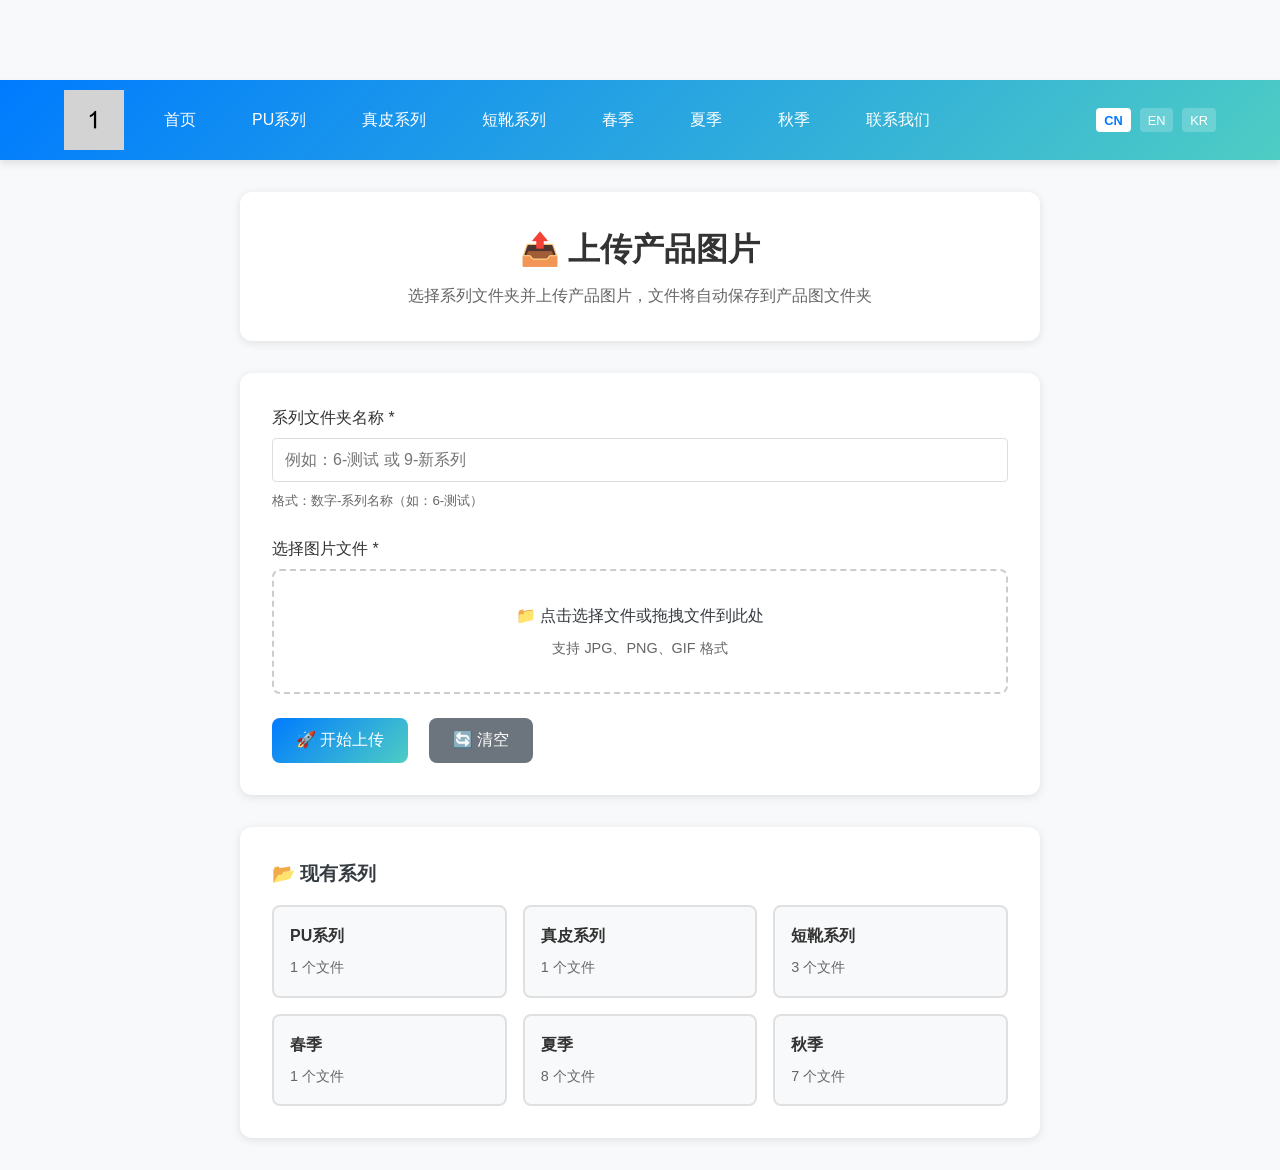
<file: upload.html>
<!DOCTYPE html>
<html lang="zh-CN">
<head>
    <meta charset="UTF-8">
    <meta name="viewport" content="width=device-width, initial-scale=1.0">
    <title>上传产品图片 - 6FT</title>
    <link rel="stylesheet" href="./css/style.css">
    <style>
        /* 上传页面特定样式 */
        .upload-container {
            max-width: 800px;
            margin: 2rem auto;
        }

        .header {
            background: white;
            border-radius: 12px;
            padding: 2rem;
            margin-bottom: 2rem;
            box-shadow: 0 2px 10px rgba(0,0,0,0.1);
            text-align: center;
        }

        .header h1 {
            color: #333;
            margin-bottom: 0.5rem;
        }

        .header p {
            color: #666;
        }

        .upload-section {
            background: white;
            border-radius: 12px;
            padding: 2rem;
            margin-bottom: 2rem;
            box-shadow: 0 2px 10px rgba(0,0,0,0.1);
        }

        .form-group {
            margin-bottom: 1.5rem;
        }

        .form-label {
            display: block;
            margin-bottom: 0.5rem;
            font-weight: 500;
            color: #333;
        }

        .form-input {
            width: 100%;
            padding: 0.75rem;
            border: 2px solid #e0e0e0;
            border-radius: 8px;
            font-size: 1rem;
            transition: border-color 0.3s;
        }

        .form-input:focus {
            outline: none;
            border-color: var(--primary-color);
        }

        .file-input-wrapper {
            border: 2px dashed #ccc;
            border-radius: 8px;
            padding: 2rem;
            text-align: center;
            cursor: pointer;
            transition: all 0.3s;
        }

        .file-input-wrapper:hover {
            border-color: var(--primary-color);
            background: #f8f9fa;
        }

        .file-input-wrapper.dragover {
            border-color: var(--primary-color);
            background: #e3f2fd;
        }

        .file-input {
            display: none;
        }

        .file-list {
            margin-top: 1rem;
        }

        .file-item {
            display: flex;
            align-items: center;
            padding: 0.5rem;
            background: #f8f9fa;
            border-radius: 4px;
            margin-bottom: 0.5rem;
        }

        .file-item img {
            width: 50px;
            height: 50px;
            object-fit: cover;
            border-radius: 4px;
            margin-right: 1rem;
        }

        .file-item .file-info {
            flex: 1;
        }

        .file-item .file-name {
            font-weight: 500;
        }

        .file-item .file-size {
            font-size: 0.85rem;
            color: #666;
        }

        .file-item .remove-btn {
            background: var(--danger-color);
            color: white;
            border: none;
            padding: 0.25rem 0.5rem;
            border-radius: 4px;
            cursor: pointer;
        }

        .btn {
            display: inline-block;
            padding: 0.75rem 1.5rem;
            border: none;
            border-radius: 8px;
            font-size: 1rem;
            cursor: pointer;
            transition: all 0.3s;
            text-decoration: none;
        }

        .btn-primary {
            background: linear-gradient(135deg, var(--primary-color), var(--accent-color));
            color: white;
        }

        .btn-primary:hover {
            transform: translateY(-2px);
            box-shadow: 0 4px 12px rgba(0, 123, 255, 0.4);
        }

        .btn-secondary {
            background: #6c757d;
            color: white;
            margin-left: 1rem;
        }

        .btn:disabled {
            opacity: 0.6;
            cursor: not-allowed;
        }

        .progress-bar {
            width: 100%;
            height: 20px;
            background: #e0e0e0;
            border-radius: 10px;
            overflow: hidden;
            margin-top: 1rem;
            display: none;
        }

        .progress-bar.show {
            display: block;
        }

        .progress-fill {
            height: 100%;
            background: linear-gradient(135deg, var(--primary-color), var(--accent-color));
            transition: width 0.3s;
            display: flex;
            align-items: center;
            justify-content: center;
            color: white;
            font-size: 0.85rem;
        }

        .message {
            padding: 1rem;
            border-radius: 8px;
            margin-top: 1rem;
            display: none;
        }

        .message.show {
            display: block;
        }

        .message.success {
            background: #d4edda;
            border: 1px solid #c3e6cb;
            color: #155724;
        }

        .message.error {
            background: #f8d7da;
            border: 1px solid #f5c6cb;
            color: #721c24;
        }

        .existing-series {
            background: white;
            border-radius: 12px;
            padding: 2rem;
            box-shadow: 0 2px 10px rgba(0,0,0,0.1);
        }

        .series-list {
            display: grid;
            grid-template-columns: repeat(auto-fill, minmax(200px, 1fr));
            gap: 1rem;
            margin-top: 1rem;
        }

        .series-item {
            padding: 1rem;
            background: #f8f9fa;
            border-radius: 8px;
            border: 2px solid #e0e0e0;
        }

        .series-item h4 {
            margin-bottom: 0.5rem;
            color: #333;
        }

        .series-item p {
            font-size: 0.9rem;
            color: #666;
        }
    </style>
</head>
<body>
    <!-- 导航栏 -->
    <nav class="navbar">
        <div class="container">
            <div class="logo">
                <img src="img1-50/1.png" alt="6ft Logo">
            </div>
            <ul class="nav-links">
                <li><a href="index.html" data-lang-key="home">首页</a></li>
                <li><a href="about.html" data-lang-key="contact_us">联系我们</a></li>
            </ul>
            <div class="language-switcher">
                <button class="language-btn" data-lang="zh" lang="zh">CN</button>
                <button class="language-btn" data-lang="en" lang="en">EN</button>
                <button class="language-btn" data-lang="ko" lang="ko">KR</button>
            </div>
        </div>
    </nav>

    <div class="upload-container">
        <div class="header">
            <h1>📤 上传产品图片</h1>
            <p>选择系列文件夹并上传产品图片，文件将自动保存到产品图文件夹</p>
        </div>

        <div class="upload-section">
            <div class="form-group">
                <label class="form-label">系列文件夹名称 *</label>
                <input type="text" class="form-input" id="seriesName" placeholder="例如：6-测试 或 9-新系列">
                <small style="color: #666; display: block; margin-top: 0.5rem;">格式：数字-系列名称（如：6-测试）</small>
            </div>

            <div class="form-group">
                <label class="form-label">选择图片文件 *</label>
                <div class="file-input-wrapper" id="dropZone">
                    <input type="file" class="file-input" id="fileInput" multiple accept="image/*">
                    <p>📁 点击选择文件或拖拽文件到此处</p>
                    <p style="font-size: 0.9rem; color: #666; margin-top: 0.5rem;">支持 JPG、PNG、GIF 格式</p>
                </div>
                <div class="file-list" id="fileList"></div>
            </div>

            <div class="progress-bar" id="progressBar">
                <div class="progress-fill" id="progressFill" style="width: 0%"></div>
            </div>

            <div class="message" id="message"></div>

            <div style="margin-top: 1.5rem;">
                <button class="btn btn-primary" id="uploadBtn" onclick="uploadFiles()">
                    🚀 开始上传
                </button>
                <button class="btn btn-secondary" onclick="clearForm()">
                    🔄 清空
                </button>
            </div>
        </div>

        <div class="existing-series">
            <h3>📂 现有系列</h3>
            <div class="series-list" id="seriesList">
                <p style="color: #666;">加载中...</p>
            </div>
        </div>
    </div>

    <script src="js/script.js"></script>
    <script>
        let selectedFiles = [];

        document.addEventListener('DOMContentLoaded', async () => {
            if (typeof LanguageManager !== 'undefined') {
                LanguageManager.init();
            }
            
            try {
                productsData = await loadProductsData();
                if (typeof updateNavigation === 'function') {
                    updateNavigation(productsData);
                }
            } catch (error) {
                console.error('加载产品数据失败:', error);
            }
            
            setupDragAndDrop();
            loadExistingSeries();
        });

        function setupDragAndDrop() {
            const dropZone = document.getElementById('dropZone');
            const fileInput = document.getElementById('fileInput');

            dropZone.addEventListener('click', () => fileInput.click());

            fileInput.addEventListener('change', (e) => {
                handleFiles(e.target.files);
            });

            dropZone.addEventListener('dragover', (e) => {
                e.preventDefault();
                dropZone.classList.add('dragover');
            });

            dropZone.addEventListener('dragleave', () => {
                dropZone.classList.remove('dragover');
            });

            dropZone.addEventListener('drop', (e) => {
                e.preventDefault();
                dropZone.classList.remove('dragover');
                handleFiles(e.dataTransfer.files);
            });
        }

        function handleFiles(files) {
            selectedFiles = Array.from(files).filter(file => file.type.startsWith('image/'));
            updateFileList();
        }

        function updateFileList() {
            const fileList = document.getElementById('fileList');
            fileList.innerHTML = '';

            selectedFiles.forEach((file, index) => {
                const item = document.createElement('div');
                item.className = 'file-item';

                const img = document.createElement('img');
                img.src = URL.createObjectURL(file);

                const info = document.createElement('div');
                info.className = 'file-info';
                info.innerHTML = `
                    <div class="file-name">${file.name}</div>
                    <div class="file-size">${formatFileSize(file.size)}</div>
                `;

                const removeBtn = document.createElement('button');
                removeBtn.className = 'remove-btn';
                removeBtn.textContent = '删除';
                removeBtn.onclick = () => {
                    selectedFiles.splice(index, 1);
                    updateFileList();
                };

                item.appendChild(img);
                item.appendChild(info);
                item.appendChild(removeBtn);
                fileList.appendChild(item);
            });
        }

        function formatFileSize(bytes) {
            if (bytes === 0) return '0 Bytes';
            const k = 1024;
            const sizes = ['Bytes', 'KB', 'MB', 'GB'];
            const i = Math.floor(Math.log(bytes) / Math.log(k));
            return parseFloat((bytes / Math.pow(k, i)).toFixed(2)) + ' ' + sizes[i];
        }

        // 上传文件
        async function uploadFiles() {
            const seriesName = document.getElementById('seriesName').value.trim();
            const uploadBtn = document.getElementById('uploadBtn');
            const progressBar = document.getElementById('progressBar');
            const progressFill = document.getElementById('progressFill');
            const message = document.getElementById('message');

            if (!seriesName) {
                showMessage('请输入系列文件夹名称', 'error');
                return;
            }

            if (selectedFiles.length === 0) {
                showMessage('请选择要上传的图片文件', 'error');
                return;
            }

            if (!/^\d+-/.test(seriesName)) {
                showMessage('系列名称格式不正确，请使用"数字-系列名称"格式（如：6-测试）', 'error');
                return;
            }

            uploadBtn.disabled = true;
            uploadBtn.textContent = '处理中...';
            progressBar.classList.add('show');
            message.classList.remove('show');

            try {
                let progress = 0;
                const progressInterval = setInterval(() => {
                    progress += 20;
                    if (progress <= 90) {
                        progressFill.style.width = progress + '%';
                        progressFill.textContent = progress + '%';
                    }
                }, 100);

                const reader = new FileReader();
                const imageUrls = await Promise.all(selectedFiles.map(file => {
                    return new Promise(resolve => {
                        reader.onload = e => resolve(e.target.result);
                        reader.readAsDataURL(file);
                    });
                }));

                clearInterval(progressInterval);
                progressFill.style.width = '100%';
                progressFill.textContent = '100%';

                const seriesKey = seriesName.replace(/^\d+-/, '').toLowerCase();
                const config = {
                    name: seriesName.replace(/^\d+-/, ''),
                    description: `${seriesName}系列`,
                    products: [{
                        id: `${seriesKey}_${Date.now()}`,
                        name: selectedFiles[0].name.replace(/\.[^/.]+$/, ''),
                        description: `${seriesName}款式`,
                        images: [`产品图/${seriesName}/${selectedFiles[0].name}`],
                        materials: { upper: 'PU', lining: '织物', sole: '橡胶' }
                    }]
                };

                let savedConfig = localStorage.getItem('websiteConfig_v2');
                let configData = savedConfig ? JSON.parse(savedConfig) : { products: {} };
                
                if (!configData.products[seriesKey]) {
                    configData.products[seriesKey] = config;
                } else {
                    configData.products[seriesKey].products.push(...config.products);
                }

                localStorage.setItem('websiteConfig_v2', JSON.stringify(configData));

                showMessage('✅ 文件已准备好，请前往 config.html 配置页面导入产品', 'success');
                clearForm();
            } catch (error) {
                showMessage(`❌ 处理失败：${error.message}`, 'error');
            } finally {
                uploadBtn.disabled = false;
                uploadBtn.textContent = '🚀 开始上传';
                setTimeout(() => {
                    progressBar.classList.remove('show');
                    progressFill.style.width = '0%';
                }, 2000);
            }
        }

        // 显示消息
        function showMessage(text, type) {
            const message = document.getElementById('message');
            message.textContent = text;
            message.className = 'message show ' + type;
        }

        // 清空表单
        function clearForm() {
            document.getElementById('seriesName').value = '';
            selectedFiles = [];
            updateFileList();
            document.getElementById('message').classList.remove('show');
        }

        function loadExistingSeries() {
            const seriesList = document.getElementById('seriesList');
            
            fetch('products-config.json')
                .then(res => res.json())
                .then(config => {
                    if (config.products && Object.keys(config.products).length > 0) {
                        const seriesHtml = Object.keys(config.products).map(key => {
                            const series = config.products[key];
                            const fileCount = series.products ? series.products.reduce((sum, p) => sum + (p.images ? p.images.length : 0), 0) : 0;
                            return `<div class="series-item">
                                <h4>${series.name || key}</h4>
                                <p>${fileCount} 个文件</p>
                            </div>`;
                        }).join('');
                        seriesList.innerHTML = seriesHtml;
                    } else {
                        seriesList.innerHTML = '<p style="color: #666;">暂无系列</p>';
                    }
                })
                .catch(() => {
                    seriesList.innerHTML = '<p style="color: #666;">暂无系列</p>';
                });
        }
    </script>
</body>
</html>
</file>
<file: css/style.css>
/* 全局样式重置 */
* {
    margin: 0;
    padding: 0;
    box-sizing: border-box;
}

/* 色彩变量 */
:root {
    --primary-color: #007bff;
    --secondary-color: #ff6b6b;
    --accent-color: #4ecdc4;
    --dark-color: #343a40;
    --light-color: #f8f9fa;
    --success-color: #28a745;
    --warning-color: #ffc107;
    --danger-color: #dc3545;
    --info-color: #17a2b8;
    --pu-color: #9c27b0;
    --leather-color: #8b4513;
    --boots-color: #34495e;
    --loafer-color: #f39c12;
    --new-color: #e74c3c;
    --footer-padding: 2rem;
    --footer-content-margin: 2rem;
    --footer-link-gap: 0.5rem;
    --footer-contact-gap: 0.5rem;
    --footer-social-gap: 0.5rem;
    --footer-bottom-padding: 1rem;
    --modal-padding: 2rem;
    --modal-width: 90%;
    --modal-max-width: 1200px;
    --modal-max-height: 90vh;
    --modal-label-gap: 0.5rem;
    --modal-label-width: 100px;
}

body {
    font-family: 'Segoe UI', Tahoma, Geneva, Verdana, sans-serif;
    line-height: 1.6;
    color: var(--dark-color);
    background-color: var(--light-color);
    padding-top: 80px;
}

/* 容器样式 */
.container {
    width: 95%;
    max-width: 1400px;
    margin: 0 auto;
}

/* 导航栏样式 */
.navbar {
    background: linear-gradient(135deg, var(--primary-color), var(--accent-color));
    box-shadow: 0 4px 8px rgba(0,0,0,0.1);
    position: sticky;
    top: 0;
    z-index: 1000;
    height: 80px;
}

.navbar .container {
    display: flex;
    justify-content: space-between;
    align-items: center;
    padding: 0 2rem;
    height: 100%;
}

.navbar .container > div,
.navbar .container > ul {
    display: flex;
    align-items: center;
}

.logo img {
    max-height: 60px;
}

.nav-links {
    display: flex;
    list-style: none;
    overflow-x: auto;
    overflow-y: hidden;
    scroll-behavior: smooth;
    -webkit-overflow-scrolling: touch;
    scrollbar-width: thin;
    scrollbar-color: rgba(255,255,255,0.5) rgba(255,255,255,0.1);
    max-height: 100%;
}

.nav-links::-webkit-scrollbar {
    height: 4px;
}

.nav-links::-webkit-scrollbar-track {
    background: rgba(255,255,255,0.1);
    border-radius: 2px;
}

.nav-links::-webkit-scrollbar-thumb {
    background: rgba(255,255,255,0.5);
    border-radius: 2px;
}

.nav-links::-webkit-scrollbar-thumb:hover {
    background: rgba(255,255,255,0.8);
}

.nav-links li {
    margin-left: 1.5rem;
    white-space: nowrap;
}

.nav-links a {
    text-decoration: none;
    color: white;
    font-weight: 500;
    transition: all 0.3s ease;
    padding: 0.5rem 1rem;
    border-radius: 4px;
}

.nav-links a:hover {
    color: var(--light-color);
    background-color: rgba(255,255,255,0.2);
    transform: translateY(-2px);
}

/* 语言切换器样式 */
.language-switcher {
    display: flex;
    gap: 0.3rem;
    margin-left: auto;
    flex-shrink: 0;
}

.language-btn {
    background: rgba(255, 255, 255, 0.2);
    color: white;
    border: none;
    padding: 0.3rem 0.5rem;
    border-radius: 4px;
    cursor: pointer;
    font-size: 0.8rem;
    transition: all 0.3s ease;
    min-width: 30px;
    text-align: center;
    margin-left: 0.25rem;
}

.language-btn:first-child {
    margin-left: 0;
}

.language-btn:hover {
    background: rgba(255, 255, 255, 0.3);
}

.language-btn.active {
    background: white;
    color: var(--primary-color);
    font-weight: 600;
}

/* 英雄区样式 */
.hero {
    position: relative;
    height: 600px;
    overflow: hidden;
}

.hero-slider {
    width: 100%;
    height: 100%;
    position: relative;
}

.slider-item {
    position: absolute;
    top: 0;
    left: 0;
    width: 100%;
    height: 100%;
    opacity: 0;
    transition: opacity 0.5s ease;
}

.slider-item.active {
    opacity: 1;
}

.slider-item img {
    width: 100%;
    height: 100%;
    object-fit: cover;
}

/* 产品系列样式 */
.product-series {
    padding: 0.5rem 0;
}

.product-series h2 {
    text-align: center;
    margin-bottom: 0.5rem;
    font-size: 2rem;
    color: var(--dark-color);
    position: relative;
    display: inline-block;
    padding-bottom: 0.125rem;
}

.product-series h2::after {
    content: '';
    position: absolute;
    bottom: 0;
    left: 50%;
    transform: translateX(-50%);
    width: 100px;
    height: 4px;
    background: linear-gradient(90deg, var(--primary-color), var(--accent-color));
    border-radius: 2px;
}

/* 各系列主题色 */
#pu h2 {
    color: var(--pu-color);
}

#pu h2::after {
    background: linear-gradient(90deg, var(--pu-color), var(--secondary-color));
}

#leather h2 {
    color: var(--leather-color);
}

#leather h2::after {
    background: linear-gradient(90deg, var(--leather-color), var(--warning-color));
}

#boots h2 {
    color: var(--boots-color);
}

#boots h2::after {
    background: linear-gradient(90deg, var(--boots-color), var(--info-color));
}

#loafer h2 {
    color: var(--loafer-color);
}

#loafer h2::after {
    background: linear-gradient(90deg, var(--loafer-color), var(--warning-color));
}

#new h2 {
    color: var(--new-color);
}

#new h2::after {
    background: linear-gradient(90deg, var(--new-color), var(--danger-color));
}

.product-grid {
    display: flex;
    gap: 1.5rem;
    overflow-x: auto;
    scroll-behavior: smooth;
    padding: 1rem 0;
    -webkit-overflow-scrolling: touch;
    scrollbar-width: thin;
    scrollbar-color: var(--primary-color) var(--light-color);
}

.product-grid::-webkit-scrollbar {
    height: 8px;
}

.product-grid::-webkit-scrollbar-track {
    background: var(--light-color);
    border-radius: 4px;
}

.product-grid::-webkit-scrollbar-thumb {
    background: var(--primary-color);
    border-radius: 4px;
}

.product-grid::-webkit-scrollbar-thumb:hover {
    background: var(--accent-color);
}

/* 产品区域包装器 */
.product-section-wrapper {
    position: relative;
    width: 100%;
    margin: 0 auto;
}

/* 滚动按钮样式 */
.scroll-btn {
    position: absolute;
    top: 50%;
    transform: translateY(-50%);
    width: 40px;
    height: 40px;
    border-radius: 50%;
    background: rgba(255, 255, 255, 0.9);
    color: var(--primary-color);
    border: 1px solid var(--primary-color);
    cursor: pointer;
    display: flex;
    align-items: center;
    justify-content: center;
    font-size: 1rem;
    box-shadow: 0 2px 8px rgba(0,0,0,0.2);
    transition: all 0.3s ease;
    z-index: 10;
}

.scroll-btn-left {
    left: -10px;
}

.scroll-btn-right {
    right: -10px;
}

.scroll-btn:hover {
    background: linear-gradient(135deg, var(--primary-color), var(--accent-color));
    color: white;
    transform: translateY(-50%) scale(1.1);
    box-shadow: 0 4px 12px rgba(0,0,0,0.3);
}

.scroll-btn:active {
    transform: translateY(-50%) scale(0.95);
}

.scroll-btn:disabled {
    opacity: 0.5;
    cursor: not-allowed;
    transform: translateY(-50%);
}

.product-card {
    background-color: #fff;
    border-radius: 8px;
    overflow: hidden;
    box-shadow: 0 2px 8px rgba(0,0,0,0.1);
    transition: all 0.3s ease;
    cursor: pointer;
    position: relative;
    flex: 0 0 calc(25% - 1.125rem);
    min-width: 280px;
    max-width: 380px;
}

.product-card:hover {
    transform: translateY(-5px);
    box-shadow: 0 10px 20px rgba(0,0,0,0.15);
}

.product-card::before {
    content: '';
    position: absolute;
    top: 0;
    left: 0;
    width: 100%;
    height: 4px;
    background: linear-gradient(90deg, var(--primary-color), var(--accent-color));
    transform: scaleX(0);
    transition: transform 0.3s ease;
}

.product-card:hover::before {
    transform: scaleX(1);
}

/* 各系列卡片主题色 */
#pu .product-card::before {
    background: linear-gradient(90deg, var(--pu-color), var(--secondary-color));
}

#leather .product-card::before {
    background: linear-gradient(90deg, var(--leather-color), var(--warning-color));
}

#boots .product-card::before {
    background: linear-gradient(90deg, var(--boots-color), var(--info-color));
}

#loafer .product-card::before {
    background: linear-gradient(90deg, var(--loafer-color), var(--warning-color));
}

#new .product-card::before {
    background: linear-gradient(90deg, var(--new-color), var(--danger-color));
}

.product-card img {
    width: 100%;
    height: 280px;
    object-fit: cover;
}

.product-info {
    padding: 1.5rem;
}

.product-info h3 {
    margin-bottom: 0.5rem;
    font-size: 1.2rem;
}

/* 页脚样式 */
footer {
    background: linear-gradient(135deg, var(--dark-color), var(--primary-color));
    color: #fff;
    padding: var(--footer-padding, 0.5rem) 0;
    position: relative;
    overflow: hidden;
}

footer::before {
    content: '';
    position: absolute;
    top: 0;
    left: 0;
    width: 100%;
    height: 4px;
    background: linear-gradient(90deg, var(--primary-color), var(--accent-color));
}

.footer-content {
    display: flex;
    justify-content: space-between;
    flex-wrap: wrap;
    margin-bottom: var(--footer-content-margin, 1rem);
}

.footer-logo img {
    max-height: 60px;
}

.footer-links h3,
.footer-sns h3 {
    margin-bottom: 0.5rem;
    font-size: 1.1rem;
}

.footer-links ul {
    list-style: none;
}

.footer-links li {
    margin-bottom: var(--footer-link-gap, 0.3rem);
}

.footer-links a {
    color: #ccc;
    text-decoration: none;
    transition: color 0.3s ease;
    display: block;
    margin-bottom: var(--footer-link-gap, 0.3rem);
}

.footer-links a:hover {
    color: #fff;
}

/* 快速链接两列布局 */
.quick-links-container {
    display: grid;
    grid-template-columns: 1fr 1fr;
    gap: 1rem;
}

.quick-links-column {
    display: flex;
    flex-direction: column;
}

.quick-links-column a {
    margin-bottom: var(--footer-link-gap, 0.3rem);
    font-size: 0.9rem;
}

/* 页脚关于我们样式 */
.footer-about {
    flex: 1;
    max-width: 300px;
}

.footer-about h3 {
    margin-bottom: 0.5rem;
    font-size: 1.1rem;
    color: #ffffff;
    font-weight: 600;
}

.footer-about p {
    color: #e0e0e0;
    line-height: 1.3;
    margin-bottom: 0.5rem;
    font-size: 0.85rem;
}

.footer-contact-info {
    display: flex;
    flex-direction: column;
    gap: var(--footer-contact-gap, 0.1rem);
}

.contact-item {
    color: #e0e0e0;
    font-size: 0.8rem;
    display: flex;
    gap: 0.3rem;
}

.contact-label {
    color: #ffffff;
    min-width: 50px;
    font-weight: 500;
    font-size: 0.8rem;
}

/* 页脚快速链接和SNS样式也联动主题 */
.footer-links h3 {
    color: #ffffff;
    font-weight: 600;
}

.footer-links a {
    font-size: 0.9rem;
    color: #e0e0e0;
}

.footer-links a:hover {
    color: #ffffff;
    text-decoration: underline;
}

.footer-sns h3 {
    color: #ffffff;
    font-weight: 600;
}

.sns-icons {
    display: flex;
    gap: var(--footer-social-gap, 0.5rem);
}

.sns-icons img {
    width: 30px;
    height: 30px;
    object-fit: contain;
}

.footer-bottom {
    text-align: center;
    padding-top: var(--footer-bottom-padding, 1rem);
    border-top: 1px solid #444;
    font-size: 0.8rem;
}

/* 模态框样式 */
.modal {
    display: none;
    position: fixed;
    z-index: 2000;
    left: 0;
    top: 0;
    width: 100%;
    height: 100%;
    overflow: auto;
    background-color: rgba(0,0,0,0.9);
}

.modal.show {
    display: flex;
    align-items: center;
    justify-content: center;
}

.modal-content {
    background-color: #fff;
    margin: auto;
    padding: var(--modal-padding, 2rem);
    border-radius: 8px;
    width: var(--modal-width, 90%);
    max-width: var(--modal-max-width, 1200px);
    max-height: var(--modal-max-height, 90vh);
    position: relative;
    overflow-y: auto;
}

.close {
    color: #aaa;
    float: right;
    font-size: 28px;
    font-weight: bold;
    cursor: pointer;
}

.close:hover {
    color: #000;
}

.modal-body {
    display: flex;
    flex-wrap: wrap;
    gap: 2rem;
    align-items: flex-start;
}

.modal-image {
    flex: 1;
    min-width: 300px;
}

.modal-image img {
    width: 100%;
    height: auto;
    border-radius: 8px;
    max-height: 600px;
    object-fit: contain;
}

.modal-details {
    flex: 1;
    min-width: 300px;
    max-width: 500px;
}

.modal-details h3 {
    font-size: 1.5rem;
    margin-bottom: 1rem;
}

.modal-details p {
    margin-bottom: 1.5rem;
    line-height: 1.6;
}

.product-materials,
.product-info {
    margin-top: 2rem;
    padding: 1.5rem 0 0;
    border-top: 1px solid #e0e0e0;
}

.product-materials h4,
.product-info h4 {
    margin-bottom: 1rem;
    font-size: 1.1rem;
    color: #333;
}

.product-materials ul,
.product-info ul {
    list-style: none;
    padding: 0;
}

.product-materials li,
.product-info li {
    margin-bottom: 0.75rem;
    line-height: 1.5;
    color: #555;
    display: flex;
    align-items: flex-start;
    gap: var(--modal-label-gap, 0.5rem);
}

.product-materials li strong,
.product-info li strong {
    color: #333;
    font-weight: 600;
    min-width: var(--modal-label-width, 100px);
    flex-shrink: 0;
}

.product-materials li span,
.product-info li span {
    flex: 1;
}

/* 图片大图模态框样式 */
.image-modal-content {
    background: transparent;
    border: none;
    width: 95%;
    max-width: 1200px;
}

.image-modal-body {
    position: relative;
    display: flex;
    align-items: center;
    justify-content: center;
    height: 80vh;
}

.image-nav-btn {
    position: absolute;
    top: 50%;
    transform: translateY(-50%);
    background-color: rgba(0,0,0,0.5);
    color: white;
    border: none;
    font-size: 3rem;
    width: 60px;
    height: 60px;
    border-radius: 50%;
    cursor: pointer;
    display: flex;
    align-items: center;
    justify-content: center;
    z-index: 10;
    transition: background-color 0.3s ease;
}

.image-nav-btn:hover {
    background-color: rgba(0,0,0,0.8);
}

.prev-btn {
    left: 20px;
}

.next-btn {
    right: 20px;
}

#modal-large-image {
    max-width: 90%;
    max-height: 80vh;
    object-fit: contain;
    border-radius: 8px;
}

.image-counter {
    position: absolute;
    bottom: 20px;
    right: 20px;
    background-color: rgba(0,0,0,0.5);
    color: white;
    padding: 8px 16px;
    border-radius: 20px;
    font-size: 1rem;
}

/* 点击图片放大效果 */
.modal-image img {
    cursor: zoom-in;
    transition: transform 0.3s ease;
}

.modal-image img:hover {
    transform: scale(1.02);
}

.image-gallery {
    display: flex;
    gap: 0.5rem;
    margin-top: 1rem;
    flex-wrap: wrap;
}

.gallery-item {
    width: 80px;
    height: 80px;
    overflow: hidden;
    border-radius: 4px;
    cursor: pointer;
}

.gallery-item img {
    width: 100%;
    height: 100%;
    object-fit: cover;
}

/* 响应式设计 */
@media (max-width: 768px) {
    .navbar .container {
        flex-direction: column;
        padding: 1rem;
    }

    .nav-links {
        margin-top: 1rem;
        flex-wrap: wrap;
        justify-content: center;
    }

    .nav-links li {
        margin: 0 0.5rem;
    }

    .hero {
        height: 400px;
    }

    .footer-content {
        flex-direction: column;
        gap: 2rem;
    }

    .modal-content {
        width: 95%;
        padding: 1rem;
    }

    .modal-body {
        flex-direction: column;
    }
}

@media (max-width: 480px) {
    .product-grid {
        gap: 1rem;
    }

    .product-card {
        flex: 0 0 100%;
        min-width: 250px;
    }

    .hero {
        height: 300px;
    }

    .product-series h2 {
        font-size: 1.5rem;
    }
}

/* 样式编辑器样式 */
.style-editor-toggle {
    position: fixed;
    bottom: 20px;
    right: 20px;
    background-color: #007bff;
    color: white;
    border: none;
    border-radius: 50%;
    width: 60px;
    height: 60px;
    font-size: 12px;
    cursor: pointer;
    box-shadow: 0 2px 10px rgba(0,0,0,0.2);
    z-index: 999;
    display: flex;
    align-items: center;
    justify-content: center;
    text-align: center;
    padding: 10px;
}

.style-editor {
    position: fixed;
    top: 0;
    right: -400px;
    width: 400px;
    height: 100vh;
    background-color: #fff;
    box-shadow: -2px 0 10px rgba(0,0,0,0.1);
    z-index: 1001;
    transition: right 0.3s ease;
    display: flex;
    flex-direction: column;
}

.style-editor.show {
    right: 0;
}

.style-editor-header {
    padding: 1.5rem;
    border-bottom: 1px solid #eee;
    display: flex;
    justify-content: space-between;
    align-items: center;
}

.style-editor-header h3 {
    margin: 0;
}

.close-editor {
    background: none;
    border: none;
    font-size: 24px;
    cursor: pointer;
    color: #999;
}

.style-editor-body {
    flex: 1;
    padding: 1.5rem;
    overflow-y: auto;
}

.style-section {
    margin-bottom: 2rem;
}

.style-section h4 {
    margin-bottom: 1rem;
    font-size: 1rem;
    color: #333;
}

.style-control {
    margin-bottom: 1rem;
    display: flex;
    align-items: center;
    justify-content: space-between;
}

.style-control label {
    font-size: 0.9rem;
    color: #666;
}

.style-control input[type="color"] {
    width: 50px;
    height: 30px;
    border: none;
    border-radius: 4px;
    cursor: pointer;
}

.style-editor-footer {
    padding: 1.5rem;
    border-top: 1px solid #eee;
    text-align: right;
}

#save-styles {
    background-color: #007bff;
    color: white;
    border: none;
    padding: 0.75rem 1.5rem;
    border-radius: 4px;
    cursor: pointer;
    font-size: 1rem;
    transition: background-color 0.3s ease;
}

#save-styles:hover {
    background-color: #0069d9;
}

/* 关于我们和联系方式容器 */
.about-contact-container {
    padding: 4rem 0;
    background-color: #f9f9f9;
}

.about-contact-content {
    display: flex;
    flex-wrap: wrap;
    gap: 4rem;
    align-items: flex-start;
}

/* 关于我们部分 */
.about-us-section {
    flex: 1;
    min-width: 300px;
}

.about-content {
    display: flex;
    flex-wrap: wrap;
    gap: 2rem;
    align-items: center;
    margin-top: 2rem;
}

.about-text {
    flex: 1;
    min-width: 250px;
}

.about-text h3 {
    margin-bottom: 1rem;
    font-size: 1.5rem;
    color: var(--dark-color);
    font-weight: 600;
}

.about-text p {
    margin-bottom: 1rem;
    line-height: 1.6;
    color: var(--dark-color);
    font-size: 1rem;
}

.about-image {
    flex: 1;
    min-width: 250px;
}

.about-image img {
    width: 100%;
    border-radius: 8px;
    box-shadow: 0 2px 10px rgba(0,0,0,0.1);
}

/* 联系方式部分 */
.contact-section {
    flex: 1;
    min-width: 300px;
}

/* 联系方式样式 */
.contact-content {
    margin-top: 2rem;
    display: flex;
    flex-wrap: wrap;
    gap: 3rem;
}

.contact-info {
    flex: 1;
    min-width: 300px;
}

.contact-item {
    display: flex;
    align-items: center;
    margin-bottom: 2rem;
    gap: 1rem;
}

.contact-item img {
    width: 50px;
    height: 50px;
    object-fit: contain;
}

.contact-item h4 {
    margin-bottom: 0.25rem;
    font-size: 1.1rem;
    color: var(--dark-color);
    font-weight: 600;
}

.contact-item p {
    margin: 0;
    color: var(--dark-color);
    font-size: 1rem;
}

.contact-form {
    flex: 1;
    min-width: 300px;
    background-color: #f9f9f9;
    padding: 2rem;
    border-radius: 8px;
    box-shadow: 0 2px 10px rgba(0,0,0,0.1);
}

.contact-form h3 {
    margin-bottom: 1.5rem;
    font-size: 1.5rem;
    color: var(--dark-color);
    font-weight: 600;
}

/* 联系我们页面标题样式 */
#contact-title,
#brand-values-title {
    font-size: 2rem;
    margin-bottom: 1.5rem;
    color: var(--dark-color);
    text-align: center;
    position: relative;
    display: inline-block;
    padding-bottom: 0.5rem;
    font-weight: 600;
}

#contact-title::after,
#brand-values-title::after {
    content: '';
    position: absolute;
    bottom: 0;
    left: 50%;
    transform: translateX(-50%);
    width: 100px;
    height: 4px;
    background: linear-gradient(90deg, var(--primary-color), var(--accent-color));
    border-radius: 2px;
}

.form-group {
    margin-bottom: 1.5rem;
}

.form-group label {
    display: block;
    margin-bottom: 0.5rem;
    font-weight: 500;
    color: #333;
}

.form-group input,
.form-group textarea {
    width: 100%;
    padding: 0.75rem;
    border: 1px solid #ddd;
    border-radius: 4px;
    font-size: 1rem;
    transition: border-color 0.3s ease;
}

.form-group input:focus,
.form-group textarea:focus {
    outline: none;
    border-color: #007bff;
    box-shadow: 0 0 0 2px rgba(0,123,255,0.25);
}

.submit-btn {
    background-color: #007bff;
    color: white;
    border: none;
    padding: 0.75rem 1.5rem;
    border-radius: 4px;
    cursor: pointer;
    font-size: 1rem;
    transition: background-color 0.3s ease;
}

.submit-btn:hover {
    background-color: #0069d9;
}

/* 品牌理念样式 */
.brand-values {
    padding: 4rem 0;
    background-color: #f9f9f9;
}

.brand-values-content {
    display: grid;
    grid-template-columns: repeat(auto-fit, minmax(300px, 1fr));
    gap: 2rem;
    margin-top: 2rem;
}

.value-item {
    text-align: center;
    padding: 2rem;
    background-color: #fff;
    border-radius: 8px;
    box-shadow: 0 2px 10px rgba(0,0,0,0.1);
    transition: transform 0.3s ease, box-shadow 0.3s ease;
}

.value-item:hover {
    transform: translateY(-5px);
    box-shadow: 0 5px 20px rgba(0,0,0,0.15);
}

.value-item img {
    width: 80px;
    height: 80px;
    object-fit: contain;
    margin-bottom: 1.5rem;
}

.value-item h3 {
    margin-bottom: 1rem;
    font-size: 1.2rem;
    color: var(--dark-color);
    font-weight: 600;
}

.value-item p {
    line-height: 1.6;
    color: var(--dark-color);
    font-size: 1rem;
}

/* 响应式设计 */
@media (max-width: 992px) {
    .about-contact-content {
        flex-direction: column;
    }
}

@media (max-width: 768px) {
    .about-content,
    .contact-content {
        flex-direction: column;
    }
    
    .contact-form {
        order: -1;
    }
    
    .brand-values-content {
        grid-template-columns: 1fr;
    }
}

/* 响应式样式编辑器 */
@media (max-width: 768px) {
    .style-editor {
        width: 100%;
        right: -100%;
    }
    
    .style-editor-toggle {
        width: 50px;
        height: 50px;
        font-size: 10px;
    }
}
</file>
